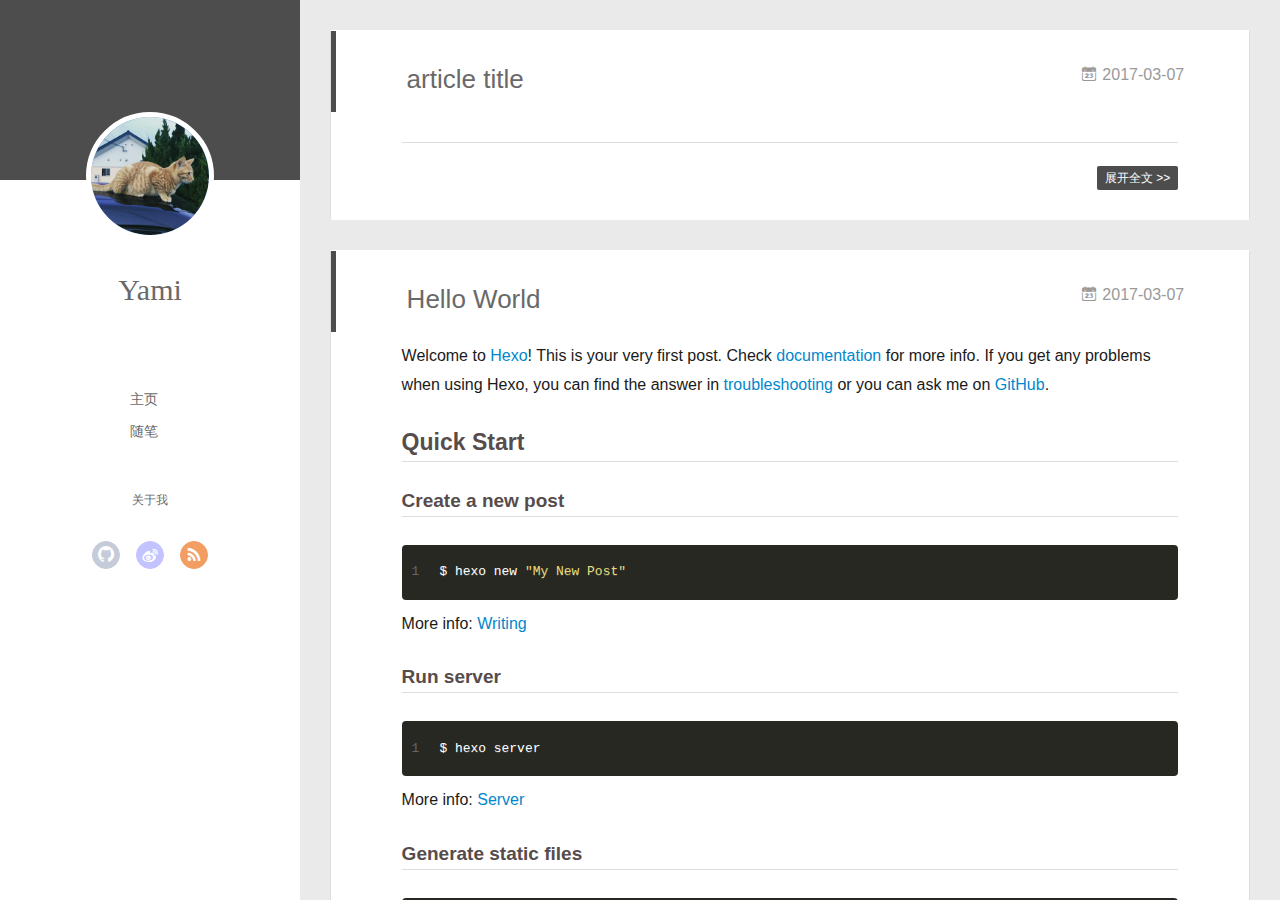
<file: index.html>
<!DOCTYPE html>
<html>
<head>
  <meta charset="utf-8">
  
  <meta name="renderer" content="webkit">
  <meta http-equiv="X-UA-Compatible" content="IE=edge" >
  <link rel="dns-prefetch" href="http://yoursite.com">
  <title>YAMI_BLOG</title>
  <meta name="viewport" content="width=device-width, initial-scale=1, maximum-scale=1">
  <meta property="og:type" content="website">
<meta property="og:title" content="YAMI_BLOG">
<meta property="og:url" content="http://yoursite.com/index.html">
<meta property="og:site_name" content="YAMI_BLOG">
<meta name="twitter:card" content="summary">
<meta name="twitter:title" content="YAMI_BLOG">
  
    <link rel="alternative" href="/atom.xml" title="YAMI_BLOG" type="application/atom+xml">
  
  
    <link rel="icon" href="../../favicon.png">
  
  <link rel="stylesheet" type="text/css" href="/./main.2d7529.css">
  <style type="text/css">
  
    #container.show {
      background: linear-gradient(200deg,#a0cfe4,#e8c37e);
    }
  </style>
  

  

</head>

<body>
  <div id="container" q-class="show:isCtnShow">
    <canvas id="anm-canvas" class="anm-canvas"></canvas>
    <div class="left-col" q-class="show:isShow">
      
<div class="overlay" style="background: #4d4d4d"></div>
<div class="intrude-less">
	<header id="header" class="inner">
		<a href="/" class="profilepic">
			<img src="/img/yami.jpg" class="js-avatar">
		</a>
		<hgroup>
		  <h1 class="header-author"><a href="/">Yami</a></h1>
		</hgroup>
		

		<nav class="header-menu">
			<ul>
			
				<li><a href="/">主页</a></li>
	        
				<li><a href="/">随笔</a></li>
	        
			</ul>
		</nav>
		<nav class="header-smart-menu">
    		
    			
    			<a q-on="click: openSlider(e, 'aboutme')" href="javascript:void(0)">关于我</a>
    			
            
		</nav>
		<nav class="header-nav">
			<div class="social">
				
					<a class="github" target="_blank" href="https://github.com/YamiWithoutMercy/" title="github"><i class="icon-github"></i></a>
		        
					<a class="weibo" target="_blank" href="http://weibo.com/u/3952430802/home" title="weibo"><i class="icon-weibo"></i></a>
		        
					<a class="rss" target="_blank" href="#" title="rss"><i class="icon-rss"></i></a>
		        
			</div>
		</nav>
	</header>		
</div>

    </div>
    <div class="mid-col" q-class="show:isShow,hide:isShow|isFalse">
      
<nav id="mobile-nav">
  	<div class="overlay js-overlay" style="background: #4d4d4d"></div>
	<div class="btnctn js-mobile-btnctn">
  		<div class="slider-trigger list" q-on="click: openSlider(e)"><i class="icon icon-sort"></i></div>
	</div>
	<div class="intrude-less">
		<header id="header" class="inner">
			<div class="profilepic">
				<img src="/img/yami.jpg" class="js-avatar">
			</div>
			<hgroup>
			  <h1 class="header-author js-header-author">Yami</h1>
			</hgroup>
			
			
			
				
			
				
			
			
			
			<nav class="header-nav">
				<div class="social">
					
						<a class="github" target="_blank" href="https://github.com/YamiWithoutMercy/" title="github"><i class="icon-github"></i></a>
			        
						<a class="weibo" target="_blank" href="http://weibo.com/u/3952430802/home" title="weibo"><i class="icon-weibo"></i></a>
			        
						<a class="rss" target="_blank" href="#" title="rss"><i class="icon-rss"></i></a>
			        
				</div>
			</nav>

			<nav class="header-menu js-header-menu">
				<ul style="width: 50%">
				
				
					<li style="width: 50%"><a href="/">主页</a></li>
		        
					<li style="width: 50%"><a href="/">随笔</a></li>
		        
				</ul>
			</nav>
		</header>				
	</div>
	<div class="mobile-mask" style="display:none" q-show="isShow"></div>
</nav>

      <div id="wrapper" class="body-wrap">
        <div class="menu-l">
          <div class="canvas-wrap">
            <canvas data-colors="#eaeaea" data-sectionHeight="100" data-contentId="js-content" id="myCanvas1" class="anm-canvas"></canvas>
          </div>
          <div id="js-content" class="content-ll">
            
  
    <article id="post-article-title" class="article article-type-post  article-index" itemscope itemprop="blogPost">
  <div class="article-inner">
    
      <header class="article-header">
        
  
    <h1 itemprop="name">
      <a class="article-title" href="/2017/03/07/article-title/">article title</a>
    </h1>
  

        
        <a href="/2017/03/07/article-title/" class="archive-article-date">
  	<time datetime="2017-03-07T07:59:24.000Z" itemprop="datePublished"><i class="icon-calendar icon"></i>2017-03-07</time>
</a>
        
      </header>
    
    <div class="article-entry" itemprop="articleBody">
      
        
      

      
    </div>
    <div class="article-info article-info-index">
      
      
      

      
        <p class="article-more-link">
          <a class="article-more-a" href="/2017/03/07/article-title/">展开全文 >></a>
        </p>
      

      
      <div class="clearfix"></div>
    </div>
  </div>
</article>








  
    <article id="post-hello-world" class="article article-type-post  article-index" itemscope itemprop="blogPost">
  <div class="article-inner">
    
      <header class="article-header">
        
  
    <h1 itemprop="name">
      <a class="article-title" href="/2017/03/07/hello-world/">Hello World</a>
    </h1>
  

        
        <a href="/2017/03/07/hello-world/" class="archive-article-date">
  	<time datetime="2017-03-07T07:35:05.600Z" itemprop="datePublished"><i class="icon-calendar icon"></i>2017-03-07</time>
</a>
        
      </header>
    
    <div class="article-entry" itemprop="articleBody">
      
        <p>Welcome to <a href="https://hexo.io/" target="_blank" rel="external">Hexo</a>! This is your very first post. Check <a href="https://hexo.io/docs/" target="_blank" rel="external">documentation</a> for more info. If you get any problems when using Hexo, you can find the answer in <a href="https://hexo.io/docs/troubleshooting.html" target="_blank" rel="external">troubleshooting</a> or you can ask me on <a href="https://github.com/hexojs/hexo/issues" target="_blank" rel="external">GitHub</a>.</p>
<h2 id="Quick-Start"><a href="#Quick-Start" class="headerlink" title="Quick Start"></a>Quick Start</h2><h3 id="Create-a-new-post"><a href="#Create-a-new-post" class="headerlink" title="Create a new post"></a>Create a new post</h3><figure class="highlight bash"><table><tr><td class="gutter"><pre><div class="line">1</div></pre></td><td class="code"><pre><div class="line">$ hexo new <span class="string">"My New Post"</span></div></pre></td></tr></table></figure>
<p>More info: <a href="https://hexo.io/docs/writing.html" target="_blank" rel="external">Writing</a></p>
<h3 id="Run-server"><a href="#Run-server" class="headerlink" title="Run server"></a>Run server</h3><figure class="highlight bash"><table><tr><td class="gutter"><pre><div class="line">1</div></pre></td><td class="code"><pre><div class="line">$ hexo server</div></pre></td></tr></table></figure>
<p>More info: <a href="https://hexo.io/docs/server.html" target="_blank" rel="external">Server</a></p>
<h3 id="Generate-static-files"><a href="#Generate-static-files" class="headerlink" title="Generate static files"></a>Generate static files</h3><figure class="highlight bash"><table><tr><td class="gutter"><pre><div class="line">1</div></pre></td><td class="code"><pre><div class="line">$ hexo generate</div></pre></td></tr></table></figure>
<p>More info: <a href="https://hexo.io/docs/generating.html" target="_blank" rel="external">Generating</a></p>
<h3 id="Deploy-to-remote-sites"><a href="#Deploy-to-remote-sites" class="headerlink" title="Deploy to remote sites"></a>Deploy to remote sites</h3><figure class="highlight bash"><table><tr><td class="gutter"><pre><div class="line">1</div></pre></td><td class="code"><pre><div class="line">$ hexo deploy</div></pre></td></tr></table></figure>
<p>More info: <a href="https://hexo.io/docs/deployment.html" target="_blank" rel="external">Deployment</a></p>

      

      
    </div>
    <div class="article-info article-info-index">
      
      
      

      
        <p class="article-more-link">
          <a class="article-more-a" href="/2017/03/07/hello-world/">展开全文 >></a>
        </p>
      

      
      <div class="clearfix"></div>
    </div>
  </div>
</article>








  
  


          </div>
        </div>
      </div>
      <footer id="footer">
  <div class="outer">
    <div id="footer-info">
    	<div class="footer-left">
    		&copy; 2017 Yami
    	</div>
      	<div class="footer-right">
      		<a href="http://hexo.io/" target="_blank">Hexo</a>  Theme <a href="https://github.com/litten/hexo-theme-yilia" target="_blank">Yilia</a> by Litten
      	</div>
    </div>
  </div>
</footer>
    </div>
    <script>
	var yiliaConfig = {
		mathjax: false,
		isHome: true,
		isPost: false,
		isArchive: false,
		isTag: false,
		isCategory: false,
		open_in_new: true,
		root: "/",
		innerArchive: false,
		showTags: false
	}
</script>

<script>!function(t){function n(r){if(e[r])return e[r].exports;var o=e[r]={exports:{},id:r,loaded:!1};return t[r].call(o.exports,o,o.exports,n),o.loaded=!0,o.exports}var e={};return n.m=t,n.c=e,n.p="./",n(0)}([function(t,n,e){"use strict";function r(t){return t&&t.__esModule?t:{default:t}}function o(t,n){var e=/\/|index.html/g;return t.replace(e,"")===n.replace(e,"")}function i(){for(var t=document.querySelectorAll(".js-header-menu li a"),n=window.location.pathname,e=0,r=t.length;e<r;e++){var i=t[e];o(n,i.getAttribute("href"))&&(0,d.default)(i,"active")}}function u(t){for(var n=t.offsetLeft,e=t.offsetParent;null!==e;)n+=e.offsetLeft,e=e.offsetParent;return n}function f(t){for(var n=t.offsetTop,e=t.offsetParent;null!==e;)n+=e.offsetTop,e=e.offsetParent;return n}function c(t,n,e,r,o){var i=u(t),c=f(t)-n;if(c-e<=o){var a=t.$newDom;a||(a=t.cloneNode(!0),(0,h.default)(t,a),t.$newDom=a,a.style.position="fixed",a.style.top=(e||c)+"px",a.style.left=i+"px",a.style.zIndex=r||2,a.style.width="100%",a.style.color="#fff"),a.style.visibility="visible",t.style.visibility="hidden"}else{t.style.visibility="visible";var s=t.$newDom;s&&(s.style.visibility="hidden")}}function a(){var t=document.querySelector(".js-overlay"),n=document.querySelector(".js-header-menu");c(t,document.body.scrollTop,-63,2,0),c(n,document.body.scrollTop,1,3,0)}function s(){document.querySelector("#container").addEventListener("scroll",function(t){a()}),window.addEventListener("scroll",function(t){a()}),a()}function l(){x.default.versions.mobile&&window.screen.width<800&&(i(),s())}var p=e(71),d=r(p),v=e(72),y=(r(v),e(84)),h=r(y),b=e(69),x=r(b),m=e(75),g=r(m),w=e(70);l(),(0,w.addLoadEvent)(function(){g.default.init()}),t.exports={}},function(t,n){var e=t.exports="undefined"!=typeof window&&window.Math==Math?window:"undefined"!=typeof self&&self.Math==Math?self:Function("return this")();"number"==typeof __g&&(__g=e)},function(t,n){var e={}.hasOwnProperty;t.exports=function(t,n){return e.call(t,n)}},function(t,n,e){var r=e(49),o=e(15);t.exports=function(t){return r(o(t))}},function(t,n,e){t.exports=!e(8)(function(){return 7!=Object.defineProperty({},"a",{get:function(){return 7}}).a})},function(t,n,e){var r=e(6),o=e(12);t.exports=e(4)?function(t,n,e){return r.f(t,n,o(1,e))}:function(t,n,e){return t[n]=e,t}},function(t,n,e){var r=e(10),o=e(30),i=e(24),u=Object.defineProperty;n.f=e(4)?Object.defineProperty:function(t,n,e){if(r(t),n=i(n,!0),r(e),o)try{return u(t,n,e)}catch(t){}if("get"in e||"set"in e)throw TypeError("Accessors not supported!");return"value"in e&&(t[n]=e.value),t}},function(t,n,e){var r=e(22)("wks"),o=e(13),i=e(1).Symbol,u="function"==typeof i,f=t.exports=function(t){return r[t]||(r[t]=u&&i[t]||(u?i:o)("Symbol."+t))};f.store=r},function(t,n){t.exports=function(t){try{return!!t()}catch(t){return!0}}},function(t,n,e){var r=e(35),o=e(16);t.exports=Object.keys||function(t){return r(t,o)}},function(t,n,e){var r=e(11);t.exports=function(t){if(!r(t))throw TypeError(t+" is not an object!");return t}},function(t,n){t.exports=function(t){return"object"==typeof t?null!==t:"function"==typeof t}},function(t,n){t.exports=function(t,n){return{enumerable:!(1&t),configurable:!(2&t),writable:!(4&t),value:n}}},function(t,n){var e=0,r=Math.random();t.exports=function(t){return"Symbol(".concat(void 0===t?"":t,")_",(++e+r).toString(36))}},function(t,n){var e=t.exports={version:"2.4.0"};"number"==typeof __e&&(__e=e)},function(t,n){t.exports=function(t){if(void 0==t)throw TypeError("Can't call method on  "+t);return t}},function(t,n){t.exports="constructor,hasOwnProperty,isPrototypeOf,propertyIsEnumerable,toLocaleString,toString,valueOf".split(",")},function(t,n){t.exports={}},function(t,n){t.exports=!0},function(t,n){n.f={}.propertyIsEnumerable},function(t,n,e){var r=e(6).f,o=e(2),i=e(7)("toStringTag");t.exports=function(t,n,e){t&&!o(t=e?t:t.prototype,i)&&r(t,i,{configurable:!0,value:n})}},function(t,n,e){var r=e(22)("keys"),o=e(13);t.exports=function(t){return r[t]||(r[t]=o(t))}},function(t,n,e){var r=e(1),o="__core-js_shared__",i=r[o]||(r[o]={});t.exports=function(t){return i[t]||(i[t]={})}},function(t,n){var e=Math.ceil,r=Math.floor;t.exports=function(t){return isNaN(t=+t)?0:(t>0?r:e)(t)}},function(t,n,e){var r=e(11);t.exports=function(t,n){if(!r(t))return t;var e,o;if(n&&"function"==typeof(e=t.toString)&&!r(o=e.call(t)))return o;if("function"==typeof(e=t.valueOf)&&!r(o=e.call(t)))return o;if(!n&&"function"==typeof(e=t.toString)&&!r(o=e.call(t)))return o;throw TypeError("Can't convert object to primitive value")}},function(t,n,e){var r=e(1),o=e(14),i=e(18),u=e(26),f=e(6).f;t.exports=function(t){var n=o.Symbol||(o.Symbol=i?{}:r.Symbol||{});"_"==t.charAt(0)||t in n||f(n,t,{value:u.f(t)})}},function(t,n,e){n.f=e(7)},function(t,n,e){var r=e(1),o=e(14),i=e(46),u=e(5),f="prototype",c=function(t,n,e){var a,s,l,p=t&c.F,d=t&c.G,v=t&c.S,y=t&c.P,h=t&c.B,b=t&c.W,x=d?o:o[n]||(o[n]={}),m=x[f],g=d?r:v?r[n]:(r[n]||{})[f];d&&(e=n);for(a in e)s=!p&&g&&void 0!==g[a],s&&a in x||(l=s?g[a]:e[a],x[a]=d&&"function"!=typeof g[a]?e[a]:h&&s?i(l,r):b&&g[a]==l?function(t){var n=function(n,e,r){if(this instanceof t){switch(arguments.length){case 0:return new t;case 1:return new t(n);case 2:return new t(n,e)}return new t(n,e,r)}return t.apply(this,arguments)};return n[f]=t[f],n}(l):y&&"function"==typeof l?i(Function.call,l):l,y&&((x.virtual||(x.virtual={}))[a]=l,t&c.R&&m&&!m[a]&&u(m,a,l)))};c.F=1,c.G=2,c.S=4,c.P=8,c.B=16,c.W=32,c.U=64,c.R=128,t.exports=c},function(t,n){var e={}.toString;t.exports=function(t){return e.call(t).slice(8,-1)}},function(t,n,e){var r=e(11),o=e(1).document,i=r(o)&&r(o.createElement);t.exports=function(t){return i?o.createElement(t):{}}},function(t,n,e){t.exports=!e(4)&&!e(8)(function(){return 7!=Object.defineProperty(e(29)("div"),"a",{get:function(){return 7}}).a})},function(t,n,e){"use strict";var r=e(18),o=e(27),i=e(36),u=e(5),f=e(2),c=e(17),a=e(51),s=e(20),l=e(58),p=e(7)("iterator"),d=!([].keys&&"next"in[].keys()),v="@@iterator",y="keys",h="values",b=function(){return this};t.exports=function(t,n,e,x,m,g,w){a(e,n,x);var O,S,_,j=function(t){if(!d&&t in A)return A[t];switch(t){case y:return function(){return new e(this,t)};case h:return function(){return new e(this,t)}}return function(){return new e(this,t)}},P=n+" Iterator",E=m==h,M=!1,A=t.prototype,T=A[p]||A[v]||m&&A[m],L=T||j(m),N=m?E?j("entries"):L:void 0,C="Array"==n?A.entries||T:T;if(C&&(_=l(C.call(new t)),_!==Object.prototype&&(s(_,P,!0),r||f(_,p)||u(_,p,b))),E&&T&&T.name!==h&&(M=!0,L=function(){return T.call(this)}),r&&!w||!d&&!M&&A[p]||u(A,p,L),c[n]=L,c[P]=b,m)if(O={values:E?L:j(h),keys:g?L:j(y),entries:N},w)for(S in O)S in A||i(A,S,O[S]);else o(o.P+o.F*(d||M),n,O);return O}},function(t,n,e){var r=e(10),o=e(55),i=e(16),u=e(21)("IE_PROTO"),f=function(){},c="prototype",a=function(){var t,n=e(29)("iframe"),r=i.length,o="<",u=">";for(n.style.display="none",e(48).appendChild(n),n.src="javascript:",t=n.contentWindow.document,t.open(),t.write(o+"script"+u+"document.F=Object"+o+"/script"+u),t.close(),a=t.F;r--;)delete a[c][i[r]];return a()};t.exports=Object.create||function(t,n){var e;return null!==t?(f[c]=r(t),e=new f,f[c]=null,e[u]=t):e=a(),void 0===n?e:o(e,n)}},function(t,n,e){var r=e(35),o=e(16).concat("length","prototype");n.f=Object.getOwnPropertyNames||function(t){return r(t,o)}},function(t,n){n.f=Object.getOwnPropertySymbols},function(t,n,e){var r=e(2),o=e(3),i=e(45)(!1),u=e(21)("IE_PROTO");t.exports=function(t,n){var e,f=o(t),c=0,a=[];for(e in f)e!=u&&r(f,e)&&a.push(e);for(;n.length>c;)r(f,e=n[c++])&&(~i(a,e)||a.push(e));return a}},function(t,n,e){t.exports=e(5)},function(t,n,e){var r=e(15);t.exports=function(t){return Object(r(t))}},function(t,n,e){t.exports={default:e(41),__esModule:!0}},function(t,n,e){t.exports={default:e(42),__esModule:!0}},function(t,n,e){"use strict";function r(t){return t&&t.__esModule?t:{default:t}}n.__esModule=!0;var o=e(39),i=r(o),u=e(38),f=r(u),c="function"==typeof f.default&&"symbol"==typeof i.default?function(t){return typeof t}:function(t){return t&&"function"==typeof f.default&&t.constructor===f.default&&t!==f.default.prototype?"symbol":typeof t};n.default="function"==typeof f.default&&"symbol"===c(i.default)?function(t){return"undefined"==typeof t?"undefined":c(t)}:function(t){return t&&"function"==typeof f.default&&t.constructor===f.default&&t!==f.default.prototype?"symbol":"undefined"==typeof t?"undefined":c(t)}},function(t,n,e){e(65),e(63),e(66),e(67),t.exports=e(14).Symbol},function(t,n,e){e(64),e(68),t.exports=e(26).f("iterator")},function(t,n){t.exports=function(t){if("function"!=typeof t)throw TypeError(t+" is not a function!");return t}},function(t,n){t.exports=function(){}},function(t,n,e){var r=e(3),o=e(61),i=e(60);t.exports=function(t){return function(n,e,u){var f,c=r(n),a=o(c.length),s=i(u,a);if(t&&e!=e){for(;a>s;)if(f=c[s++],f!=f)return!0}else for(;a>s;s++)if((t||s in c)&&c[s]===e)return t||s||0;return!t&&-1}}},function(t,n,e){var r=e(43);t.exports=function(t,n,e){if(r(t),void 0===n)return t;switch(e){case 1:return function(e){return t.call(n,e)};case 2:return function(e,r){return t.call(n,e,r)};case 3:return function(e,r,o){return t.call(n,e,r,o)}}return function(){return t.apply(n,arguments)}}},function(t,n,e){var r=e(9),o=e(34),i=e(19);t.exports=function(t){var n=r(t),e=o.f;if(e)for(var u,f=e(t),c=i.f,a=0;f.length>a;)c.call(t,u=f[a++])&&n.push(u);return n}},function(t,n,e){t.exports=e(1).document&&document.documentElement},function(t,n,e){var r=e(28);t.exports=Object("z").propertyIsEnumerable(0)?Object:function(t){return"String"==r(t)?t.split(""):Object(t)}},function(t,n,e){var r=e(28);t.exports=Array.isArray||function(t){return"Array"==r(t)}},function(t,n,e){"use strict";var r=e(32),o=e(12),i=e(20),u={};e(5)(u,e(7)("iterator"),function(){return this}),t.exports=function(t,n,e){t.prototype=r(u,{next:o(1,e)}),i(t,n+" Iterator")}},function(t,n){t.exports=function(t,n){return{value:n,done:!!t}}},function(t,n,e){var r=e(9),o=e(3);t.exports=function(t,n){for(var e,i=o(t),u=r(i),f=u.length,c=0;f>c;)if(i[e=u[c++]]===n)return e}},function(t,n,e){var r=e(13)("meta"),o=e(11),i=e(2),u=e(6).f,f=0,c=Object.isExtensible||function(){return!0},a=!e(8)(function(){return c(Object.preventExtensions({}))}),s=function(t){u(t,r,{value:{i:"O"+ ++f,w:{}}})},l=function(t,n){if(!o(t))return"symbol"==typeof t?t:("string"==typeof t?"S":"P")+t;if(!i(t,r)){if(!c(t))return"F";if(!n)return"E";s(t)}return t[r].i},p=function(t,n){if(!i(t,r)){if(!c(t))return!0;if(!n)return!1;s(t)}return t[r].w},d=function(t){return a&&v.NEED&&c(t)&&!i(t,r)&&s(t),t},v=t.exports={KEY:r,NEED:!1,fastKey:l,getWeak:p,onFreeze:d}},function(t,n,e){var r=e(6),o=e(10),i=e(9);t.exports=e(4)?Object.defineProperties:function(t,n){o(t);for(var e,u=i(n),f=u.length,c=0;f>c;)r.f(t,e=u[c++],n[e]);return t}},function(t,n,e){var r=e(19),o=e(12),i=e(3),u=e(24),f=e(2),c=e(30),a=Object.getOwnPropertyDescriptor;n.f=e(4)?a:function(t,n){if(t=i(t),n=u(n,!0),c)try{return a(t,n)}catch(t){}if(f(t,n))return o(!r.f.call(t,n),t[n])}},function(t,n,e){var r=e(3),o=e(33).f,i={}.toString,u="object"==typeof window&&window&&Object.getOwnPropertyNames?Object.getOwnPropertyNames(window):[],f=function(t){try{return o(t)}catch(t){return u.slice()}};t.exports.f=function(t){return u&&"[object Window]"==i.call(t)?f(t):o(r(t))}},function(t,n,e){var r=e(2),o=e(37),i=e(21)("IE_PROTO"),u=Object.prototype;t.exports=Object.getPrototypeOf||function(t){return t=o(t),r(t,i)?t[i]:"function"==typeof t.constructor&&t instanceof t.constructor?t.constructor.prototype:t instanceof Object?u:null}},function(t,n,e){var r=e(23),o=e(15);t.exports=function(t){return function(n,e){var i,u,f=String(o(n)),c=r(e),a=f.length;return c<0||c>=a?t?"":void 0:(i=f.charCodeAt(c),i<55296||i>56319||c+1===a||(u=f.charCodeAt(c+1))<56320||u>57343?t?f.charAt(c):i:t?f.slice(c,c+2):(i-55296<<10)+(u-56320)+65536)}}},function(t,n,e){var r=e(23),o=Math.max,i=Math.min;t.exports=function(t,n){return t=r(t),t<0?o(t+n,0):i(t,n)}},function(t,n,e){var r=e(23),o=Math.min;t.exports=function(t){return t>0?o(r(t),9007199254740991):0}},function(t,n,e){"use strict";var r=e(44),o=e(52),i=e(17),u=e(3);t.exports=e(31)(Array,"Array",function(t,n){this._t=u(t),this._i=0,this._k=n},function(){var t=this._t,n=this._k,e=this._i++;return!t||e>=t.length?(this._t=void 0,o(1)):"keys"==n?o(0,e):"values"==n?o(0,t[e]):o(0,[e,t[e]])},"values"),i.Arguments=i.Array,r("keys"),r("values"),r("entries")},function(t,n){},function(t,n,e){"use strict";var r=e(59)(!0);e(31)(String,"String",function(t){this._t=String(t),this._i=0},function(){var t,n=this._t,e=this._i;return e>=n.length?{value:void 0,done:!0}:(t=r(n,e),this._i+=t.length,{value:t,done:!1})})},function(t,n,e){"use strict";var r=e(1),o=e(2),i=e(4),u=e(27),f=e(36),c=e(54).KEY,a=e(8),s=e(22),l=e(20),p=e(13),d=e(7),v=e(26),y=e(25),h=e(53),b=e(47),x=e(50),m=e(10),g=e(3),w=e(24),O=e(12),S=e(32),_=e(57),j=e(56),P=e(6),E=e(9),M=j.f,A=P.f,T=_.f,L=r.Symbol,N=r.JSON,C=N&&N.stringify,k="prototype",F=d("_hidden"),q=d("toPrimitive"),I={}.propertyIsEnumerable,B=s("symbol-registry"),D=s("symbols"),W=s("op-symbols"),H=Object[k],K="function"==typeof L,R=r.QObject,J=!R||!R[k]||!R[k].findChild,U=i&&a(function(){return 7!=S(A({},"a",{get:function(){return A(this,"a",{value:7}).a}})).a})?function(t,n,e){var r=M(H,n);r&&delete H[n],A(t,n,e),r&&t!==H&&A(H,n,r)}:A,G=function(t){var n=D[t]=S(L[k]);return n._k=t,n},$=K&&"symbol"==typeof L.iterator?function(t){return"symbol"==typeof t}:function(t){return t instanceof L},z=function(t,n,e){return t===H&&z(W,n,e),m(t),n=w(n,!0),m(e),o(D,n)?(e.enumerable?(o(t,F)&&t[F][n]&&(t[F][n]=!1),e=S(e,{enumerable:O(0,!1)})):(o(t,F)||A(t,F,O(1,{})),t[F][n]=!0),U(t,n,e)):A(t,n,e)},Y=function(t,n){m(t);for(var e,r=b(n=g(n)),o=0,i=r.length;i>o;)z(t,e=r[o++],n[e]);return t},Q=function(t,n){return void 0===n?S(t):Y(S(t),n)},X=function(t){var n=I.call(this,t=w(t,!0));return!(this===H&&o(D,t)&&!o(W,t))&&(!(n||!o(this,t)||!o(D,t)||o(this,F)&&this[F][t])||n)},V=function(t,n){if(t=g(t),n=w(n,!0),t!==H||!o(D,n)||o(W,n)){var e=M(t,n);return!e||!o(D,n)||o(t,F)&&t[F][n]||(e.enumerable=!0),e}},Z=function(t){for(var n,e=T(g(t)),r=[],i=0;e.length>i;)o(D,n=e[i++])||n==F||n==c||r.push(n);return r},tt=function(t){for(var n,e=t===H,r=T(e?W:g(t)),i=[],u=0;r.length>u;)!o(D,n=r[u++])||e&&!o(H,n)||i.push(D[n]);return i};K||(L=function(){if(this instanceof L)throw TypeError("Symbol is not a constructor!");var t=p(arguments.length>0?arguments[0]:void 0),n=function(e){this===H&&n.call(W,e),o(this,F)&&o(this[F],t)&&(this[F][t]=!1),U(this,t,O(1,e))};return i&&J&&U(H,t,{configurable:!0,set:n}),G(t)},f(L[k],"toString",function(){return this._k}),j.f=V,P.f=z,e(33).f=_.f=Z,e(19).f=X,e(34).f=tt,i&&!e(18)&&f(H,"propertyIsEnumerable",X,!0),v.f=function(t){return G(d(t))}),u(u.G+u.W+u.F*!K,{Symbol:L});for(var nt="hasInstance,isConcatSpreadable,iterator,match,replace,search,species,split,toPrimitive,toStringTag,unscopables".split(","),et=0;nt.length>et;)d(nt[et++]);for(var nt=E(d.store),et=0;nt.length>et;)y(nt[et++]);u(u.S+u.F*!K,"Symbol",{for:function(t){return o(B,t+="")?B[t]:B[t]=L(t)},keyFor:function(t){if($(t))return h(B,t);throw TypeError(t+" is not a symbol!")},useSetter:function(){J=!0},useSimple:function(){J=!1}}),u(u.S+u.F*!K,"Object",{create:Q,defineProperty:z,defineProperties:Y,getOwnPropertyDescriptor:V,getOwnPropertyNames:Z,getOwnPropertySymbols:tt}),N&&u(u.S+u.F*(!K||a(function(){var t=L();return"[null]"!=C([t])||"{}"!=C({a:t})||"{}"!=C(Object(t))})),"JSON",{stringify:function(t){if(void 0!==t&&!$(t)){for(var n,e,r=[t],o=1;arguments.length>o;)r.push(arguments[o++]);return n=r[1],"function"==typeof n&&(e=n),!e&&x(n)||(n=function(t,n){if(e&&(n=e.call(this,t,n)),!$(n))return n}),r[1]=n,C.apply(N,r)}}}),L[k][q]||e(5)(L[k],q,L[k].valueOf),l(L,"Symbol"),l(Math,"Math",!0),l(r.JSON,"JSON",!0)},function(t,n,e){e(25)("asyncIterator")},function(t,n,e){e(25)("observable")},function(t,n,e){e(62);for(var r=e(1),o=e(5),i=e(17),u=e(7)("toStringTag"),f=["NodeList","DOMTokenList","MediaList","StyleSheetList","CSSRuleList"],c=0;c<5;c++){var a=f[c],s=r[a],l=s&&s.prototype;l&&!l[u]&&o(l,u,a),i[a]=i.Array}},function(t,n){"use strict";var e={versions:function(){var t=window.navigator.userAgent;return{trident:t.indexOf("Trident")>-1,presto:t.indexOf("Presto")>-1,webKit:t.indexOf("AppleWebKit")>-1,gecko:t.indexOf("Gecko")>-1&&t.indexOf("KHTML")==-1,mobile:!!t.match(/AppleWebKit.*Mobile.*/),ios:!!t.match(/\(i[^;]+;( U;)? CPU.+Mac OS X/),android:t.indexOf("Android")>-1||t.indexOf("Linux")>-1,iPhone:t.indexOf("iPhone")>-1||t.indexOf("Mac")>-1,iPad:t.indexOf("iPad")>-1,webApp:t.indexOf("Safari")==-1,weixin:t.indexOf("MicroMessenger")==-1}}()};t.exports=e},function(t,n,e){"use strict";function r(t){return t&&t.__esModule?t:{default:t}}var o=e(40),i=r(o),u=function(){function t(t,n,e){return n||e?String.fromCharCode(n||e):o[t]||t}function n(t){return l[t]}var e=/&quot;|&lt;|&gt;|&amp;|&nbsp;|&apos;|&#(\d+);|&#(\d+)/g,r=/['<> "&]/g,o={"&quot;":'"',"&lt;":"<","&gt;":">","&amp;":"&","&nbsp;":" "},f=/\u00a0/g,c=/<br\s*\/?>/gi,a=/\r?\n/g,s=/\s/g,l={};for(var p in o)l[o[p]]=p;return o["&apos;"]="'",l["'"]="&#39;",{encode:function(t){return t?(""+t).replace(r,n).replace(a,"<br/>").replace(s,"&nbsp;"):""},decode:function(n){return n?(""+n).replace(c,"\n").replace(e,t).replace(f," "):""},encodeBase16:function(t){if(!t)return t;t+="";for(var n=[],e=0,r=t.length;r>e;e++)n.push(t.charCodeAt(e).toString(16).toUpperCase());return n.join("")},encodeBase16forJSON:function(t){if(!t)return t;t=t.replace(/[\u4E00-\u9FBF]/gi,function(t){return escape(t).replace("%u","\\u")});for(var n=[],e=0,r=t.length;r>e;e++)n.push(t.charCodeAt(e).toString(16).toUpperCase());return n.join("")},decodeBase16:function(t){if(!t)return t;t+="";for(var n=[],e=0,r=t.length;r>e;e+=2)n.push(String.fromCharCode("0x"+t.slice(e,e+2)));return n.join("")},encodeObject:function(t){if(t instanceof Array)for(var n=0,e=t.length;e>n;n++)t[n]=u.encodeObject(t[n]);else if("object"==("undefined"==typeof t?"undefined":(0,i.default)(t)))for(var r in t)t[r]=u.encodeObject(t[r]);else if("string"==typeof t)return u.encode(t);return t},loadScript:function(t){var n=document.createElement("script");document.getElementsByTagName("body")[0].appendChild(n),n.setAttribute("src",t)},addLoadEvent:function(t){var n=window.onload;"function"!=typeof window.onload?window.onload=t:window.onload=function(){n(),t()}}}}();t.exports=u},function(t,n){function e(t,n){t.classList?t.classList.add(n):t.className+=" "+n}t.exports=e},function(t,n){function e(t,n){if(t.classList)t.classList.remove(n);else{var e=new RegExp("(^|\\b)"+n.split(" ").join("|")+"(\\b|$)","gi");t.className=t.className.replace(e," ")}}t.exports=e},,,function(t,n){"use strict";function e(){var t=document.querySelector("#page-nav");if(t&&!document.querySelector("#page-nav .extend.prev")&&(t.innerHTML='<a class="extend prev disabled" rel="prev">&laquo; Prev</a>'+t.innerHTML),t&&!document.querySelector("#page-nav .extend.next")&&(t.innerHTML=t.innerHTML+'<a class="extend next disabled" rel="next">Next &raquo;</a>'),yiliaConfig&&yiliaConfig.open_in_new){var n=document.querySelectorAll(".article-entry a:not(.article-more-a)");n.forEach(function(t){t.setAttribute("target","_blank")})}var e=document.querySelector("#js-aboutme");e&&0!==e.length&&(e.innerHTML=e.innerText)}t.exports={init:e}},,,,,,,,,function(t,n){function e(t,n){if("string"==typeof n)return t.insertAdjacentHTML("afterend",n);var e=t.nextSibling;return e?t.parentNode.insertBefore(n,e):t.parentNode.appendChild(n)}t.exports=e}])</script><script src="/./main.2d7529.js"></script><script>!function(){var e=function(e){var t=document.createElement("script");document.getElementsByTagName("body")[0].appendChild(t),t.setAttribute("src",e)};e("/slider.885efe.js")}()</script>


    
<div class="tools-col" q-class="show:isShow,hide:isShow|isFalse" q-on="click:stop(e)">
  <div class="tools-nav header-menu">
    
    
      
      
      
    
    

    <ul style="width: 70%">
    
    
      
      <li style="width: 100%" q-on="click: openSlider(e, 'aboutme')"><a href="javascript:void(0)" q-class="active:aboutme">关于我</a></li>
      
        
    </ul>
  </div>
  <div class="tools-wrap">
    

    

    
    	<section class="tools-section tools-section-me" q-show="aboutme">
  	  	
  	  		<div class="aboutme-wrap" id="js-aboutme">I AM YAMI!</div>
  	  	
    	</section>
    
  </div>
  
</div>
    <!-- Root element of PhotoSwipe. Must have class pswp. -->
<div class="pswp" tabindex="-1" role="dialog" aria-hidden="true">

    <!-- Background of PhotoSwipe. 
         It's a separate element as animating opacity is faster than rgba(). -->
    <div class="pswp__bg"></div>

    <!-- Slides wrapper with overflow:hidden. -->
    <div class="pswp__scroll-wrap">

        <!-- Container that holds slides. 
            PhotoSwipe keeps only 3 of them in the DOM to save memory.
            Don't modify these 3 pswp__item elements, data is added later on. -->
        <div class="pswp__container">
            <div class="pswp__item"></div>
            <div class="pswp__item"></div>
            <div class="pswp__item"></div>
        </div>

        <!-- Default (PhotoSwipeUI_Default) interface on top of sliding area. Can be changed. -->
        <div class="pswp__ui pswp__ui--hidden">

            <div class="pswp__top-bar">

                <!--  Controls are self-explanatory. Order can be changed. -->

                <div class="pswp__counter"></div>

                <button class="pswp__button pswp__button--close" title="Close (Esc)"></button>

                <button class="pswp__button pswp__button--share" style="display:none" title="Share"></button>

                <button class="pswp__button pswp__button--fs" title="Toggle fullscreen"></button>

                <button class="pswp__button pswp__button--zoom" title="Zoom in/out"></button>

                <!-- Preloader demo http://codepen.io/dimsemenov/pen/yyBWoR -->
                <!-- element will get class pswp__preloader--active when preloader is running -->
                <div class="pswp__preloader">
                    <div class="pswp__preloader__icn">
                      <div class="pswp__preloader__cut">
                        <div class="pswp__preloader__donut"></div>
                      </div>
                    </div>
                </div>
            </div>

            <div class="pswp__share-modal pswp__share-modal--hidden pswp__single-tap">
                <div class="pswp__share-tooltip"></div> 
            </div>

            <button class="pswp__button pswp__button--arrow--left" title="Previous (arrow left)">
            </button>

            <button class="pswp__button pswp__button--arrow--right" title="Next (arrow right)">
            </button>

            <div class="pswp__caption">
                <div class="pswp__caption__center"></div>
            </div>

        </div>

    </div>

</div>
  </div>
</body>
</html>
</file>
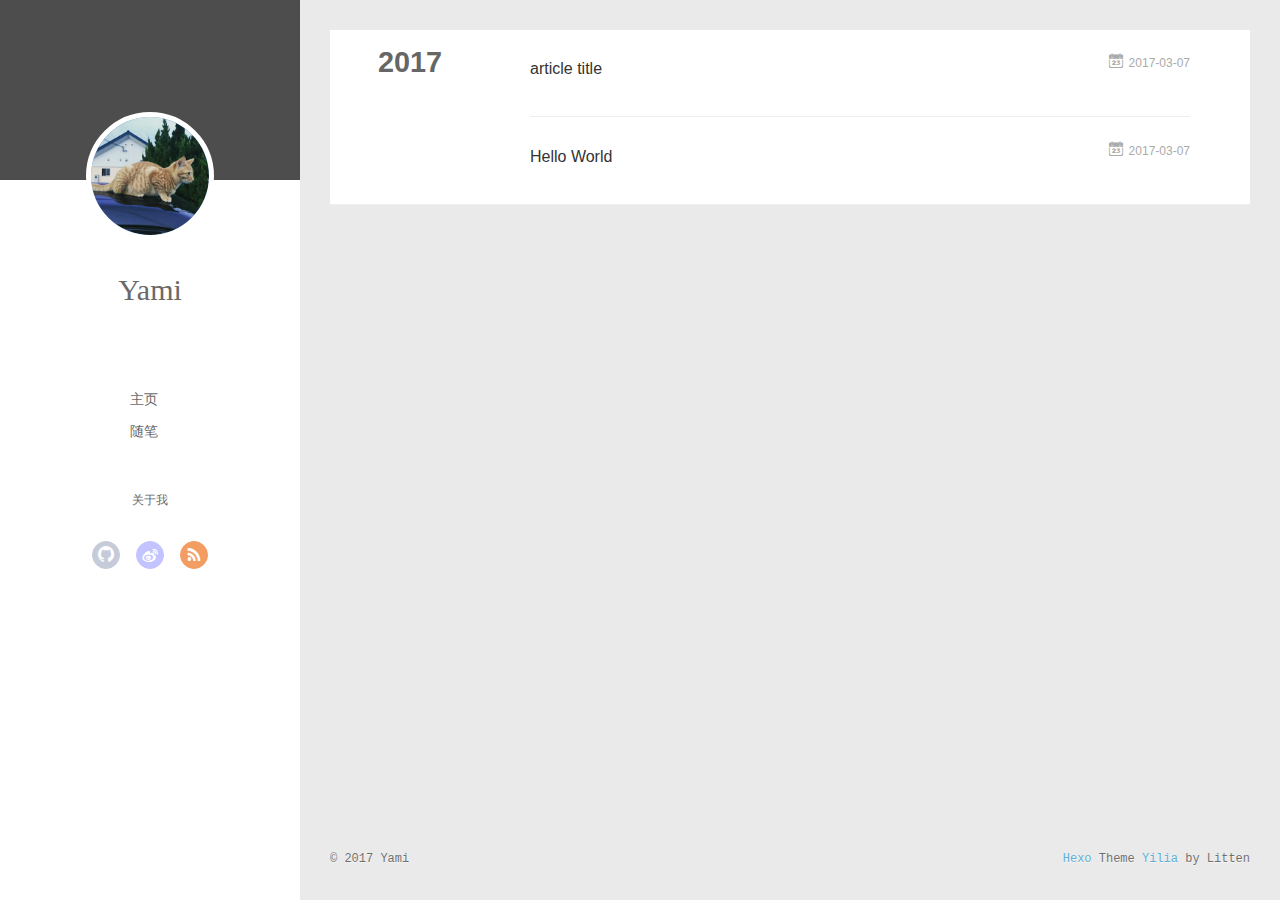
<file: archives/index.html>
<!DOCTYPE html>
<html>
<head>
  <meta charset="utf-8">
  
  <meta name="renderer" content="webkit">
  <meta http-equiv="X-UA-Compatible" content="IE=edge" >
  <link rel="dns-prefetch" href="http://yoursite.com">
  <title>Archives | YAMI_BLOG</title>
  <meta name="viewport" content="width=device-width, initial-scale=1, maximum-scale=1">
  <meta property="og:type" content="website">
<meta property="og:title" content="YAMI_BLOG">
<meta property="og:url" content="http://yoursite.com/archives/index.html">
<meta property="og:site_name" content="YAMI_BLOG">
<meta name="twitter:card" content="summary">
<meta name="twitter:title" content="YAMI_BLOG">
  
    <link rel="alternative" href="/atom.xml" title="YAMI_BLOG" type="application/atom+xml">
  
  
    <link rel="icon" href="../../favicon.png">
  
  <link rel="stylesheet" type="text/css" href="/./main.2d7529.css">
  <style type="text/css">
  
    #container.show {
      background: linear-gradient(200deg,#a0cfe4,#e8c37e);
    }
  </style>
  

  

</head>

<body>
  <div id="container" q-class="show:isCtnShow">
    <canvas id="anm-canvas" class="anm-canvas"></canvas>
    <div class="left-col" q-class="show:isShow">
      
<div class="overlay" style="background: #4d4d4d"></div>
<div class="intrude-less">
	<header id="header" class="inner">
		<a href="/" class="profilepic">
			<img src="/img/yami.jpg" class="js-avatar">
		</a>
		<hgroup>
		  <h1 class="header-author"><a href="/">Yami</a></h1>
		</hgroup>
		

		<nav class="header-menu">
			<ul>
			
				<li><a href="/">主页</a></li>
	        
				<li><a href="/">随笔</a></li>
	        
			</ul>
		</nav>
		<nav class="header-smart-menu">
    		
    			
    			<a q-on="click: openSlider(e, 'aboutme')" href="javascript:void(0)">关于我</a>
    			
            
		</nav>
		<nav class="header-nav">
			<div class="social">
				
					<a class="github" target="_blank" href="https://github.com/YamiWithoutMercy/" title="github"><i class="icon-github"></i></a>
		        
					<a class="weibo" target="_blank" href="http://weibo.com/u/3952430802/home" title="weibo"><i class="icon-weibo"></i></a>
		        
					<a class="rss" target="_blank" href="#" title="rss"><i class="icon-rss"></i></a>
		        
			</div>
		</nav>
	</header>		
</div>

    </div>
    <div class="mid-col" q-class="show:isShow,hide:isShow|isFalse">
      
<nav id="mobile-nav">
  	<div class="overlay js-overlay" style="background: #4d4d4d"></div>
	<div class="btnctn js-mobile-btnctn">
  		<div class="slider-trigger list" q-on="click: openSlider(e)"><i class="icon icon-sort"></i></div>
	</div>
	<div class="intrude-less">
		<header id="header" class="inner">
			<div class="profilepic">
				<img src="/img/yami.jpg" class="js-avatar">
			</div>
			<hgroup>
			  <h1 class="header-author js-header-author">Yami</h1>
			</hgroup>
			
			
			
				
			
				
			
			
			
			<nav class="header-nav">
				<div class="social">
					
						<a class="github" target="_blank" href="https://github.com/YamiWithoutMercy/" title="github"><i class="icon-github"></i></a>
			        
						<a class="weibo" target="_blank" href="http://weibo.com/u/3952430802/home" title="weibo"><i class="icon-weibo"></i></a>
			        
						<a class="rss" target="_blank" href="#" title="rss"><i class="icon-rss"></i></a>
			        
				</div>
			</nav>

			<nav class="header-menu js-header-menu">
				<ul style="width: 50%">
				
				
					<li style="width: 50%"><a href="/">主页</a></li>
		        
					<li style="width: 50%"><a href="/">随笔</a></li>
		        
				</ul>
			</nav>
		</header>				
	</div>
	<div class="mobile-mask" style="display:none" q-show="isShow"></div>
</nav>

      <div id="wrapper" class="body-wrap">
        <div class="menu-l">
          <div class="canvas-wrap">
            <canvas data-colors="#eaeaea" data-sectionHeight="100" data-contentId="js-content" id="myCanvas1" class="anm-canvas"></canvas>
          </div>
          <div id="js-content" class="content-ll">
            
  
  
    
    
      
      
      <section class="archives-wrap">
        <div class="archive-year-wrap">
          <a href="/archives/2017" class="archive-year">2017</a>
        </div>
        <div class="archives">
    
    <article class="archive-article archive-type-post">
  <div class="archive-article-inner">
    <header class="archive-article-header">
      	<div class="article-meta">
	      	<a href="/2017/03/07/article-title/" class="archive-article-date">
  	<time datetime="2017-03-07T07:59:24.000Z" itemprop="datePublished"><i class="icon-calendar icon"></i>2017-03-07</time>
</a>
        </div>
    	 
  
    <h1 itemprop="name">
      <a class="archive-article-title" href="/2017/03/07/article-title/">article title</a>
    </h1>
  

        <div class="article-info info-on-right">
          
          

        </div>
        <div class="clearfix"></div>
    </header>
  </div>
</article>
  
    
    
    <article class="archive-article archive-type-post">
  <div class="archive-article-inner">
    <header class="archive-article-header">
      	<div class="article-meta">
	      	<a href="/2017/03/07/hello-world/" class="archive-article-date">
  	<time datetime="2017-03-07T07:35:05.600Z" itemprop="datePublished"><i class="icon-calendar icon"></i>2017-03-07</time>
</a>
        </div>
    	 
  
    <h1 itemprop="name">
      <a class="archive-article-title" href="/2017/03/07/hello-world/">Hello World</a>
    </h1>
  

        <div class="article-info info-on-right">
          
          

        </div>
        <div class="clearfix"></div>
    </header>
  </div>
</article>
  
  
    </div></section>
  

    


          </div>
        </div>
      </div>
      <footer id="footer">
  <div class="outer">
    <div id="footer-info">
    	<div class="footer-left">
    		&copy; 2017 Yami
    	</div>
      	<div class="footer-right">
      		<a href="http://hexo.io/" target="_blank">Hexo</a>  Theme <a href="https://github.com/litten/hexo-theme-yilia" target="_blank">Yilia</a> by Litten
      	</div>
    </div>
  </div>
</footer>
    </div>
    <script>
	var yiliaConfig = {
		mathjax: false,
		isHome: false,
		isPost: false,
		isArchive: true,
		isTag: false,
		isCategory: false,
		open_in_new: true,
		root: "/",
		innerArchive: false,
		showTags: false
	}
</script>

<script>!function(t){function n(r){if(e[r])return e[r].exports;var o=e[r]={exports:{},id:r,loaded:!1};return t[r].call(o.exports,o,o.exports,n),o.loaded=!0,o.exports}var e={};return n.m=t,n.c=e,n.p="./",n(0)}([function(t,n,e){"use strict";function r(t){return t&&t.__esModule?t:{default:t}}function o(t,n){var e=/\/|index.html/g;return t.replace(e,"")===n.replace(e,"")}function i(){for(var t=document.querySelectorAll(".js-header-menu li a"),n=window.location.pathname,e=0,r=t.length;e<r;e++){var i=t[e];o(n,i.getAttribute("href"))&&(0,d.default)(i,"active")}}function u(t){for(var n=t.offsetLeft,e=t.offsetParent;null!==e;)n+=e.offsetLeft,e=e.offsetParent;return n}function f(t){for(var n=t.offsetTop,e=t.offsetParent;null!==e;)n+=e.offsetTop,e=e.offsetParent;return n}function c(t,n,e,r,o){var i=u(t),c=f(t)-n;if(c-e<=o){var a=t.$newDom;a||(a=t.cloneNode(!0),(0,h.default)(t,a),t.$newDom=a,a.style.position="fixed",a.style.top=(e||c)+"px",a.style.left=i+"px",a.style.zIndex=r||2,a.style.width="100%",a.style.color="#fff"),a.style.visibility="visible",t.style.visibility="hidden"}else{t.style.visibility="visible";var s=t.$newDom;s&&(s.style.visibility="hidden")}}function a(){var t=document.querySelector(".js-overlay"),n=document.querySelector(".js-header-menu");c(t,document.body.scrollTop,-63,2,0),c(n,document.body.scrollTop,1,3,0)}function s(){document.querySelector("#container").addEventListener("scroll",function(t){a()}),window.addEventListener("scroll",function(t){a()}),a()}function l(){x.default.versions.mobile&&window.screen.width<800&&(i(),s())}var p=e(71),d=r(p),v=e(72),y=(r(v),e(84)),h=r(y),b=e(69),x=r(b),m=e(75),g=r(m),w=e(70);l(),(0,w.addLoadEvent)(function(){g.default.init()}),t.exports={}},function(t,n){var e=t.exports="undefined"!=typeof window&&window.Math==Math?window:"undefined"!=typeof self&&self.Math==Math?self:Function("return this")();"number"==typeof __g&&(__g=e)},function(t,n){var e={}.hasOwnProperty;t.exports=function(t,n){return e.call(t,n)}},function(t,n,e){var r=e(49),o=e(15);t.exports=function(t){return r(o(t))}},function(t,n,e){t.exports=!e(8)(function(){return 7!=Object.defineProperty({},"a",{get:function(){return 7}}).a})},function(t,n,e){var r=e(6),o=e(12);t.exports=e(4)?function(t,n,e){return r.f(t,n,o(1,e))}:function(t,n,e){return t[n]=e,t}},function(t,n,e){var r=e(10),o=e(30),i=e(24),u=Object.defineProperty;n.f=e(4)?Object.defineProperty:function(t,n,e){if(r(t),n=i(n,!0),r(e),o)try{return u(t,n,e)}catch(t){}if("get"in e||"set"in e)throw TypeError("Accessors not supported!");return"value"in e&&(t[n]=e.value),t}},function(t,n,e){var r=e(22)("wks"),o=e(13),i=e(1).Symbol,u="function"==typeof i,f=t.exports=function(t){return r[t]||(r[t]=u&&i[t]||(u?i:o)("Symbol."+t))};f.store=r},function(t,n){t.exports=function(t){try{return!!t()}catch(t){return!0}}},function(t,n,e){var r=e(35),o=e(16);t.exports=Object.keys||function(t){return r(t,o)}},function(t,n,e){var r=e(11);t.exports=function(t){if(!r(t))throw TypeError(t+" is not an object!");return t}},function(t,n){t.exports=function(t){return"object"==typeof t?null!==t:"function"==typeof t}},function(t,n){t.exports=function(t,n){return{enumerable:!(1&t),configurable:!(2&t),writable:!(4&t),value:n}}},function(t,n){var e=0,r=Math.random();t.exports=function(t){return"Symbol(".concat(void 0===t?"":t,")_",(++e+r).toString(36))}},function(t,n){var e=t.exports={version:"2.4.0"};"number"==typeof __e&&(__e=e)},function(t,n){t.exports=function(t){if(void 0==t)throw TypeError("Can't call method on  "+t);return t}},function(t,n){t.exports="constructor,hasOwnProperty,isPrototypeOf,propertyIsEnumerable,toLocaleString,toString,valueOf".split(",")},function(t,n){t.exports={}},function(t,n){t.exports=!0},function(t,n){n.f={}.propertyIsEnumerable},function(t,n,e){var r=e(6).f,o=e(2),i=e(7)("toStringTag");t.exports=function(t,n,e){t&&!o(t=e?t:t.prototype,i)&&r(t,i,{configurable:!0,value:n})}},function(t,n,e){var r=e(22)("keys"),o=e(13);t.exports=function(t){return r[t]||(r[t]=o(t))}},function(t,n,e){var r=e(1),o="__core-js_shared__",i=r[o]||(r[o]={});t.exports=function(t){return i[t]||(i[t]={})}},function(t,n){var e=Math.ceil,r=Math.floor;t.exports=function(t){return isNaN(t=+t)?0:(t>0?r:e)(t)}},function(t,n,e){var r=e(11);t.exports=function(t,n){if(!r(t))return t;var e,o;if(n&&"function"==typeof(e=t.toString)&&!r(o=e.call(t)))return o;if("function"==typeof(e=t.valueOf)&&!r(o=e.call(t)))return o;if(!n&&"function"==typeof(e=t.toString)&&!r(o=e.call(t)))return o;throw TypeError("Can't convert object to primitive value")}},function(t,n,e){var r=e(1),o=e(14),i=e(18),u=e(26),f=e(6).f;t.exports=function(t){var n=o.Symbol||(o.Symbol=i?{}:r.Symbol||{});"_"==t.charAt(0)||t in n||f(n,t,{value:u.f(t)})}},function(t,n,e){n.f=e(7)},function(t,n,e){var r=e(1),o=e(14),i=e(46),u=e(5),f="prototype",c=function(t,n,e){var a,s,l,p=t&c.F,d=t&c.G,v=t&c.S,y=t&c.P,h=t&c.B,b=t&c.W,x=d?o:o[n]||(o[n]={}),m=x[f],g=d?r:v?r[n]:(r[n]||{})[f];d&&(e=n);for(a in e)s=!p&&g&&void 0!==g[a],s&&a in x||(l=s?g[a]:e[a],x[a]=d&&"function"!=typeof g[a]?e[a]:h&&s?i(l,r):b&&g[a]==l?function(t){var n=function(n,e,r){if(this instanceof t){switch(arguments.length){case 0:return new t;case 1:return new t(n);case 2:return new t(n,e)}return new t(n,e,r)}return t.apply(this,arguments)};return n[f]=t[f],n}(l):y&&"function"==typeof l?i(Function.call,l):l,y&&((x.virtual||(x.virtual={}))[a]=l,t&c.R&&m&&!m[a]&&u(m,a,l)))};c.F=1,c.G=2,c.S=4,c.P=8,c.B=16,c.W=32,c.U=64,c.R=128,t.exports=c},function(t,n){var e={}.toString;t.exports=function(t){return e.call(t).slice(8,-1)}},function(t,n,e){var r=e(11),o=e(1).document,i=r(o)&&r(o.createElement);t.exports=function(t){return i?o.createElement(t):{}}},function(t,n,e){t.exports=!e(4)&&!e(8)(function(){return 7!=Object.defineProperty(e(29)("div"),"a",{get:function(){return 7}}).a})},function(t,n,e){"use strict";var r=e(18),o=e(27),i=e(36),u=e(5),f=e(2),c=e(17),a=e(51),s=e(20),l=e(58),p=e(7)("iterator"),d=!([].keys&&"next"in[].keys()),v="@@iterator",y="keys",h="values",b=function(){return this};t.exports=function(t,n,e,x,m,g,w){a(e,n,x);var O,S,_,j=function(t){if(!d&&t in A)return A[t];switch(t){case y:return function(){return new e(this,t)};case h:return function(){return new e(this,t)}}return function(){return new e(this,t)}},P=n+" Iterator",E=m==h,M=!1,A=t.prototype,T=A[p]||A[v]||m&&A[m],L=T||j(m),N=m?E?j("entries"):L:void 0,C="Array"==n?A.entries||T:T;if(C&&(_=l(C.call(new t)),_!==Object.prototype&&(s(_,P,!0),r||f(_,p)||u(_,p,b))),E&&T&&T.name!==h&&(M=!0,L=function(){return T.call(this)}),r&&!w||!d&&!M&&A[p]||u(A,p,L),c[n]=L,c[P]=b,m)if(O={values:E?L:j(h),keys:g?L:j(y),entries:N},w)for(S in O)S in A||i(A,S,O[S]);else o(o.P+o.F*(d||M),n,O);return O}},function(t,n,e){var r=e(10),o=e(55),i=e(16),u=e(21)("IE_PROTO"),f=function(){},c="prototype",a=function(){var t,n=e(29)("iframe"),r=i.length,o="<",u=">";for(n.style.display="none",e(48).appendChild(n),n.src="javascript:",t=n.contentWindow.document,t.open(),t.write(o+"script"+u+"document.F=Object"+o+"/script"+u),t.close(),a=t.F;r--;)delete a[c][i[r]];return a()};t.exports=Object.create||function(t,n){var e;return null!==t?(f[c]=r(t),e=new f,f[c]=null,e[u]=t):e=a(),void 0===n?e:o(e,n)}},function(t,n,e){var r=e(35),o=e(16).concat("length","prototype");n.f=Object.getOwnPropertyNames||function(t){return r(t,o)}},function(t,n){n.f=Object.getOwnPropertySymbols},function(t,n,e){var r=e(2),o=e(3),i=e(45)(!1),u=e(21)("IE_PROTO");t.exports=function(t,n){var e,f=o(t),c=0,a=[];for(e in f)e!=u&&r(f,e)&&a.push(e);for(;n.length>c;)r(f,e=n[c++])&&(~i(a,e)||a.push(e));return a}},function(t,n,e){t.exports=e(5)},function(t,n,e){var r=e(15);t.exports=function(t){return Object(r(t))}},function(t,n,e){t.exports={default:e(41),__esModule:!0}},function(t,n,e){t.exports={default:e(42),__esModule:!0}},function(t,n,e){"use strict";function r(t){return t&&t.__esModule?t:{default:t}}n.__esModule=!0;var o=e(39),i=r(o),u=e(38),f=r(u),c="function"==typeof f.default&&"symbol"==typeof i.default?function(t){return typeof t}:function(t){return t&&"function"==typeof f.default&&t.constructor===f.default&&t!==f.default.prototype?"symbol":typeof t};n.default="function"==typeof f.default&&"symbol"===c(i.default)?function(t){return"undefined"==typeof t?"undefined":c(t)}:function(t){return t&&"function"==typeof f.default&&t.constructor===f.default&&t!==f.default.prototype?"symbol":"undefined"==typeof t?"undefined":c(t)}},function(t,n,e){e(65),e(63),e(66),e(67),t.exports=e(14).Symbol},function(t,n,e){e(64),e(68),t.exports=e(26).f("iterator")},function(t,n){t.exports=function(t){if("function"!=typeof t)throw TypeError(t+" is not a function!");return t}},function(t,n){t.exports=function(){}},function(t,n,e){var r=e(3),o=e(61),i=e(60);t.exports=function(t){return function(n,e,u){var f,c=r(n),a=o(c.length),s=i(u,a);if(t&&e!=e){for(;a>s;)if(f=c[s++],f!=f)return!0}else for(;a>s;s++)if((t||s in c)&&c[s]===e)return t||s||0;return!t&&-1}}},function(t,n,e){var r=e(43);t.exports=function(t,n,e){if(r(t),void 0===n)return t;switch(e){case 1:return function(e){return t.call(n,e)};case 2:return function(e,r){return t.call(n,e,r)};case 3:return function(e,r,o){return t.call(n,e,r,o)}}return function(){return t.apply(n,arguments)}}},function(t,n,e){var r=e(9),o=e(34),i=e(19);t.exports=function(t){var n=r(t),e=o.f;if(e)for(var u,f=e(t),c=i.f,a=0;f.length>a;)c.call(t,u=f[a++])&&n.push(u);return n}},function(t,n,e){t.exports=e(1).document&&document.documentElement},function(t,n,e){var r=e(28);t.exports=Object("z").propertyIsEnumerable(0)?Object:function(t){return"String"==r(t)?t.split(""):Object(t)}},function(t,n,e){var r=e(28);t.exports=Array.isArray||function(t){return"Array"==r(t)}},function(t,n,e){"use strict";var r=e(32),o=e(12),i=e(20),u={};e(5)(u,e(7)("iterator"),function(){return this}),t.exports=function(t,n,e){t.prototype=r(u,{next:o(1,e)}),i(t,n+" Iterator")}},function(t,n){t.exports=function(t,n){return{value:n,done:!!t}}},function(t,n,e){var r=e(9),o=e(3);t.exports=function(t,n){for(var e,i=o(t),u=r(i),f=u.length,c=0;f>c;)if(i[e=u[c++]]===n)return e}},function(t,n,e){var r=e(13)("meta"),o=e(11),i=e(2),u=e(6).f,f=0,c=Object.isExtensible||function(){return!0},a=!e(8)(function(){return c(Object.preventExtensions({}))}),s=function(t){u(t,r,{value:{i:"O"+ ++f,w:{}}})},l=function(t,n){if(!o(t))return"symbol"==typeof t?t:("string"==typeof t?"S":"P")+t;if(!i(t,r)){if(!c(t))return"F";if(!n)return"E";s(t)}return t[r].i},p=function(t,n){if(!i(t,r)){if(!c(t))return!0;if(!n)return!1;s(t)}return t[r].w},d=function(t){return a&&v.NEED&&c(t)&&!i(t,r)&&s(t),t},v=t.exports={KEY:r,NEED:!1,fastKey:l,getWeak:p,onFreeze:d}},function(t,n,e){var r=e(6),o=e(10),i=e(9);t.exports=e(4)?Object.defineProperties:function(t,n){o(t);for(var e,u=i(n),f=u.length,c=0;f>c;)r.f(t,e=u[c++],n[e]);return t}},function(t,n,e){var r=e(19),o=e(12),i=e(3),u=e(24),f=e(2),c=e(30),a=Object.getOwnPropertyDescriptor;n.f=e(4)?a:function(t,n){if(t=i(t),n=u(n,!0),c)try{return a(t,n)}catch(t){}if(f(t,n))return o(!r.f.call(t,n),t[n])}},function(t,n,e){var r=e(3),o=e(33).f,i={}.toString,u="object"==typeof window&&window&&Object.getOwnPropertyNames?Object.getOwnPropertyNames(window):[],f=function(t){try{return o(t)}catch(t){return u.slice()}};t.exports.f=function(t){return u&&"[object Window]"==i.call(t)?f(t):o(r(t))}},function(t,n,e){var r=e(2),o=e(37),i=e(21)("IE_PROTO"),u=Object.prototype;t.exports=Object.getPrototypeOf||function(t){return t=o(t),r(t,i)?t[i]:"function"==typeof t.constructor&&t instanceof t.constructor?t.constructor.prototype:t instanceof Object?u:null}},function(t,n,e){var r=e(23),o=e(15);t.exports=function(t){return function(n,e){var i,u,f=String(o(n)),c=r(e),a=f.length;return c<0||c>=a?t?"":void 0:(i=f.charCodeAt(c),i<55296||i>56319||c+1===a||(u=f.charCodeAt(c+1))<56320||u>57343?t?f.charAt(c):i:t?f.slice(c,c+2):(i-55296<<10)+(u-56320)+65536)}}},function(t,n,e){var r=e(23),o=Math.max,i=Math.min;t.exports=function(t,n){return t=r(t),t<0?o(t+n,0):i(t,n)}},function(t,n,e){var r=e(23),o=Math.min;t.exports=function(t){return t>0?o(r(t),9007199254740991):0}},function(t,n,e){"use strict";var r=e(44),o=e(52),i=e(17),u=e(3);t.exports=e(31)(Array,"Array",function(t,n){this._t=u(t),this._i=0,this._k=n},function(){var t=this._t,n=this._k,e=this._i++;return!t||e>=t.length?(this._t=void 0,o(1)):"keys"==n?o(0,e):"values"==n?o(0,t[e]):o(0,[e,t[e]])},"values"),i.Arguments=i.Array,r("keys"),r("values"),r("entries")},function(t,n){},function(t,n,e){"use strict";var r=e(59)(!0);e(31)(String,"String",function(t){this._t=String(t),this._i=0},function(){var t,n=this._t,e=this._i;return e>=n.length?{value:void 0,done:!0}:(t=r(n,e),this._i+=t.length,{value:t,done:!1})})},function(t,n,e){"use strict";var r=e(1),o=e(2),i=e(4),u=e(27),f=e(36),c=e(54).KEY,a=e(8),s=e(22),l=e(20),p=e(13),d=e(7),v=e(26),y=e(25),h=e(53),b=e(47),x=e(50),m=e(10),g=e(3),w=e(24),O=e(12),S=e(32),_=e(57),j=e(56),P=e(6),E=e(9),M=j.f,A=P.f,T=_.f,L=r.Symbol,N=r.JSON,C=N&&N.stringify,k="prototype",F=d("_hidden"),q=d("toPrimitive"),I={}.propertyIsEnumerable,B=s("symbol-registry"),D=s("symbols"),W=s("op-symbols"),H=Object[k],K="function"==typeof L,R=r.QObject,J=!R||!R[k]||!R[k].findChild,U=i&&a(function(){return 7!=S(A({},"a",{get:function(){return A(this,"a",{value:7}).a}})).a})?function(t,n,e){var r=M(H,n);r&&delete H[n],A(t,n,e),r&&t!==H&&A(H,n,r)}:A,G=function(t){var n=D[t]=S(L[k]);return n._k=t,n},$=K&&"symbol"==typeof L.iterator?function(t){return"symbol"==typeof t}:function(t){return t instanceof L},z=function(t,n,e){return t===H&&z(W,n,e),m(t),n=w(n,!0),m(e),o(D,n)?(e.enumerable?(o(t,F)&&t[F][n]&&(t[F][n]=!1),e=S(e,{enumerable:O(0,!1)})):(o(t,F)||A(t,F,O(1,{})),t[F][n]=!0),U(t,n,e)):A(t,n,e)},Y=function(t,n){m(t);for(var e,r=b(n=g(n)),o=0,i=r.length;i>o;)z(t,e=r[o++],n[e]);return t},Q=function(t,n){return void 0===n?S(t):Y(S(t),n)},X=function(t){var n=I.call(this,t=w(t,!0));return!(this===H&&o(D,t)&&!o(W,t))&&(!(n||!o(this,t)||!o(D,t)||o(this,F)&&this[F][t])||n)},V=function(t,n){if(t=g(t),n=w(n,!0),t!==H||!o(D,n)||o(W,n)){var e=M(t,n);return!e||!o(D,n)||o(t,F)&&t[F][n]||(e.enumerable=!0),e}},Z=function(t){for(var n,e=T(g(t)),r=[],i=0;e.length>i;)o(D,n=e[i++])||n==F||n==c||r.push(n);return r},tt=function(t){for(var n,e=t===H,r=T(e?W:g(t)),i=[],u=0;r.length>u;)!o(D,n=r[u++])||e&&!o(H,n)||i.push(D[n]);return i};K||(L=function(){if(this instanceof L)throw TypeError("Symbol is not a constructor!");var t=p(arguments.length>0?arguments[0]:void 0),n=function(e){this===H&&n.call(W,e),o(this,F)&&o(this[F],t)&&(this[F][t]=!1),U(this,t,O(1,e))};return i&&J&&U(H,t,{configurable:!0,set:n}),G(t)},f(L[k],"toString",function(){return this._k}),j.f=V,P.f=z,e(33).f=_.f=Z,e(19).f=X,e(34).f=tt,i&&!e(18)&&f(H,"propertyIsEnumerable",X,!0),v.f=function(t){return G(d(t))}),u(u.G+u.W+u.F*!K,{Symbol:L});for(var nt="hasInstance,isConcatSpreadable,iterator,match,replace,search,species,split,toPrimitive,toStringTag,unscopables".split(","),et=0;nt.length>et;)d(nt[et++]);for(var nt=E(d.store),et=0;nt.length>et;)y(nt[et++]);u(u.S+u.F*!K,"Symbol",{for:function(t){return o(B,t+="")?B[t]:B[t]=L(t)},keyFor:function(t){if($(t))return h(B,t);throw TypeError(t+" is not a symbol!")},useSetter:function(){J=!0},useSimple:function(){J=!1}}),u(u.S+u.F*!K,"Object",{create:Q,defineProperty:z,defineProperties:Y,getOwnPropertyDescriptor:V,getOwnPropertyNames:Z,getOwnPropertySymbols:tt}),N&&u(u.S+u.F*(!K||a(function(){var t=L();return"[null]"!=C([t])||"{}"!=C({a:t})||"{}"!=C(Object(t))})),"JSON",{stringify:function(t){if(void 0!==t&&!$(t)){for(var n,e,r=[t],o=1;arguments.length>o;)r.push(arguments[o++]);return n=r[1],"function"==typeof n&&(e=n),!e&&x(n)||(n=function(t,n){if(e&&(n=e.call(this,t,n)),!$(n))return n}),r[1]=n,C.apply(N,r)}}}),L[k][q]||e(5)(L[k],q,L[k].valueOf),l(L,"Symbol"),l(Math,"Math",!0),l(r.JSON,"JSON",!0)},function(t,n,e){e(25)("asyncIterator")},function(t,n,e){e(25)("observable")},function(t,n,e){e(62);for(var r=e(1),o=e(5),i=e(17),u=e(7)("toStringTag"),f=["NodeList","DOMTokenList","MediaList","StyleSheetList","CSSRuleList"],c=0;c<5;c++){var a=f[c],s=r[a],l=s&&s.prototype;l&&!l[u]&&o(l,u,a),i[a]=i.Array}},function(t,n){"use strict";var e={versions:function(){var t=window.navigator.userAgent;return{trident:t.indexOf("Trident")>-1,presto:t.indexOf("Presto")>-1,webKit:t.indexOf("AppleWebKit")>-1,gecko:t.indexOf("Gecko")>-1&&t.indexOf("KHTML")==-1,mobile:!!t.match(/AppleWebKit.*Mobile.*/),ios:!!t.match(/\(i[^;]+;( U;)? CPU.+Mac OS X/),android:t.indexOf("Android")>-1||t.indexOf("Linux")>-1,iPhone:t.indexOf("iPhone")>-1||t.indexOf("Mac")>-1,iPad:t.indexOf("iPad")>-1,webApp:t.indexOf("Safari")==-1,weixin:t.indexOf("MicroMessenger")==-1}}()};t.exports=e},function(t,n,e){"use strict";function r(t){return t&&t.__esModule?t:{default:t}}var o=e(40),i=r(o),u=function(){function t(t,n,e){return n||e?String.fromCharCode(n||e):o[t]||t}function n(t){return l[t]}var e=/&quot;|&lt;|&gt;|&amp;|&nbsp;|&apos;|&#(\d+);|&#(\d+)/g,r=/['<> "&]/g,o={"&quot;":'"',"&lt;":"<","&gt;":">","&amp;":"&","&nbsp;":" "},f=/\u00a0/g,c=/<br\s*\/?>/gi,a=/\r?\n/g,s=/\s/g,l={};for(var p in o)l[o[p]]=p;return o["&apos;"]="'",l["'"]="&#39;",{encode:function(t){return t?(""+t).replace(r,n).replace(a,"<br/>").replace(s,"&nbsp;"):""},decode:function(n){return n?(""+n).replace(c,"\n").replace(e,t).replace(f," "):""},encodeBase16:function(t){if(!t)return t;t+="";for(var n=[],e=0,r=t.length;r>e;e++)n.push(t.charCodeAt(e).toString(16).toUpperCase());return n.join("")},encodeBase16forJSON:function(t){if(!t)return t;t=t.replace(/[\u4E00-\u9FBF]/gi,function(t){return escape(t).replace("%u","\\u")});for(var n=[],e=0,r=t.length;r>e;e++)n.push(t.charCodeAt(e).toString(16).toUpperCase());return n.join("")},decodeBase16:function(t){if(!t)return t;t+="";for(var n=[],e=0,r=t.length;r>e;e+=2)n.push(String.fromCharCode("0x"+t.slice(e,e+2)));return n.join("")},encodeObject:function(t){if(t instanceof Array)for(var n=0,e=t.length;e>n;n++)t[n]=u.encodeObject(t[n]);else if("object"==("undefined"==typeof t?"undefined":(0,i.default)(t)))for(var r in t)t[r]=u.encodeObject(t[r]);else if("string"==typeof t)return u.encode(t);return t},loadScript:function(t){var n=document.createElement("script");document.getElementsByTagName("body")[0].appendChild(n),n.setAttribute("src",t)},addLoadEvent:function(t){var n=window.onload;"function"!=typeof window.onload?window.onload=t:window.onload=function(){n(),t()}}}}();t.exports=u},function(t,n){function e(t,n){t.classList?t.classList.add(n):t.className+=" "+n}t.exports=e},function(t,n){function e(t,n){if(t.classList)t.classList.remove(n);else{var e=new RegExp("(^|\\b)"+n.split(" ").join("|")+"(\\b|$)","gi");t.className=t.className.replace(e," ")}}t.exports=e},,,function(t,n){"use strict";function e(){var t=document.querySelector("#page-nav");if(t&&!document.querySelector("#page-nav .extend.prev")&&(t.innerHTML='<a class="extend prev disabled" rel="prev">&laquo; Prev</a>'+t.innerHTML),t&&!document.querySelector("#page-nav .extend.next")&&(t.innerHTML=t.innerHTML+'<a class="extend next disabled" rel="next">Next &raquo;</a>'),yiliaConfig&&yiliaConfig.open_in_new){var n=document.querySelectorAll(".article-entry a:not(.article-more-a)");n.forEach(function(t){t.setAttribute("target","_blank")})}var e=document.querySelector("#js-aboutme");e&&0!==e.length&&(e.innerHTML=e.innerText)}t.exports={init:e}},,,,,,,,,function(t,n){function e(t,n){if("string"==typeof n)return t.insertAdjacentHTML("afterend",n);var e=t.nextSibling;return e?t.parentNode.insertBefore(n,e):t.parentNode.appendChild(n)}t.exports=e}])</script><script src="/./main.2d7529.js"></script><script>!function(){var e=function(e){var t=document.createElement("script");document.getElementsByTagName("body")[0].appendChild(t),t.setAttribute("src",e)};e("/slider.885efe.js")}()</script>


    
<div class="tools-col" q-class="show:isShow,hide:isShow|isFalse" q-on="click:stop(e)">
  <div class="tools-nav header-menu">
    
    
      
      
      
    
    

    <ul style="width: 70%">
    
    
      
      <li style="width: 100%" q-on="click: openSlider(e, 'aboutme')"><a href="javascript:void(0)" q-class="active:aboutme">关于我</a></li>
      
        
    </ul>
  </div>
  <div class="tools-wrap">
    

    

    
    	<section class="tools-section tools-section-me" q-show="aboutme">
  	  	
  	  		<div class="aboutme-wrap" id="js-aboutme">I AM YAMI!</div>
  	  	
    	</section>
    
  </div>
  
</div>
    <!-- Root element of PhotoSwipe. Must have class pswp. -->
<div class="pswp" tabindex="-1" role="dialog" aria-hidden="true">

    <!-- Background of PhotoSwipe. 
         It's a separate element as animating opacity is faster than rgba(). -->
    <div class="pswp__bg"></div>

    <!-- Slides wrapper with overflow:hidden. -->
    <div class="pswp__scroll-wrap">

        <!-- Container that holds slides. 
            PhotoSwipe keeps only 3 of them in the DOM to save memory.
            Don't modify these 3 pswp__item elements, data is added later on. -->
        <div class="pswp__container">
            <div class="pswp__item"></div>
            <div class="pswp__item"></div>
            <div class="pswp__item"></div>
        </div>

        <!-- Default (PhotoSwipeUI_Default) interface on top of sliding area. Can be changed. -->
        <div class="pswp__ui pswp__ui--hidden">

            <div class="pswp__top-bar">

                <!--  Controls are self-explanatory. Order can be changed. -->

                <div class="pswp__counter"></div>

                <button class="pswp__button pswp__button--close" title="Close (Esc)"></button>

                <button class="pswp__button pswp__button--share" style="display:none" title="Share"></button>

                <button class="pswp__button pswp__button--fs" title="Toggle fullscreen"></button>

                <button class="pswp__button pswp__button--zoom" title="Zoom in/out"></button>

                <!-- Preloader demo http://codepen.io/dimsemenov/pen/yyBWoR -->
                <!-- element will get class pswp__preloader--active when preloader is running -->
                <div class="pswp__preloader">
                    <div class="pswp__preloader__icn">
                      <div class="pswp__preloader__cut">
                        <div class="pswp__preloader__donut"></div>
                      </div>
                    </div>
                </div>
            </div>

            <div class="pswp__share-modal pswp__share-modal--hidden pswp__single-tap">
                <div class="pswp__share-tooltip"></div> 
            </div>

            <button class="pswp__button pswp__button--arrow--left" title="Previous (arrow left)">
            </button>

            <button class="pswp__button pswp__button--arrow--right" title="Next (arrow right)">
            </button>

            <div class="pswp__caption">
                <div class="pswp__caption__center"></div>
            </div>

        </div>

    </div>

</div>
  </div>
</body>
</html>
</file>
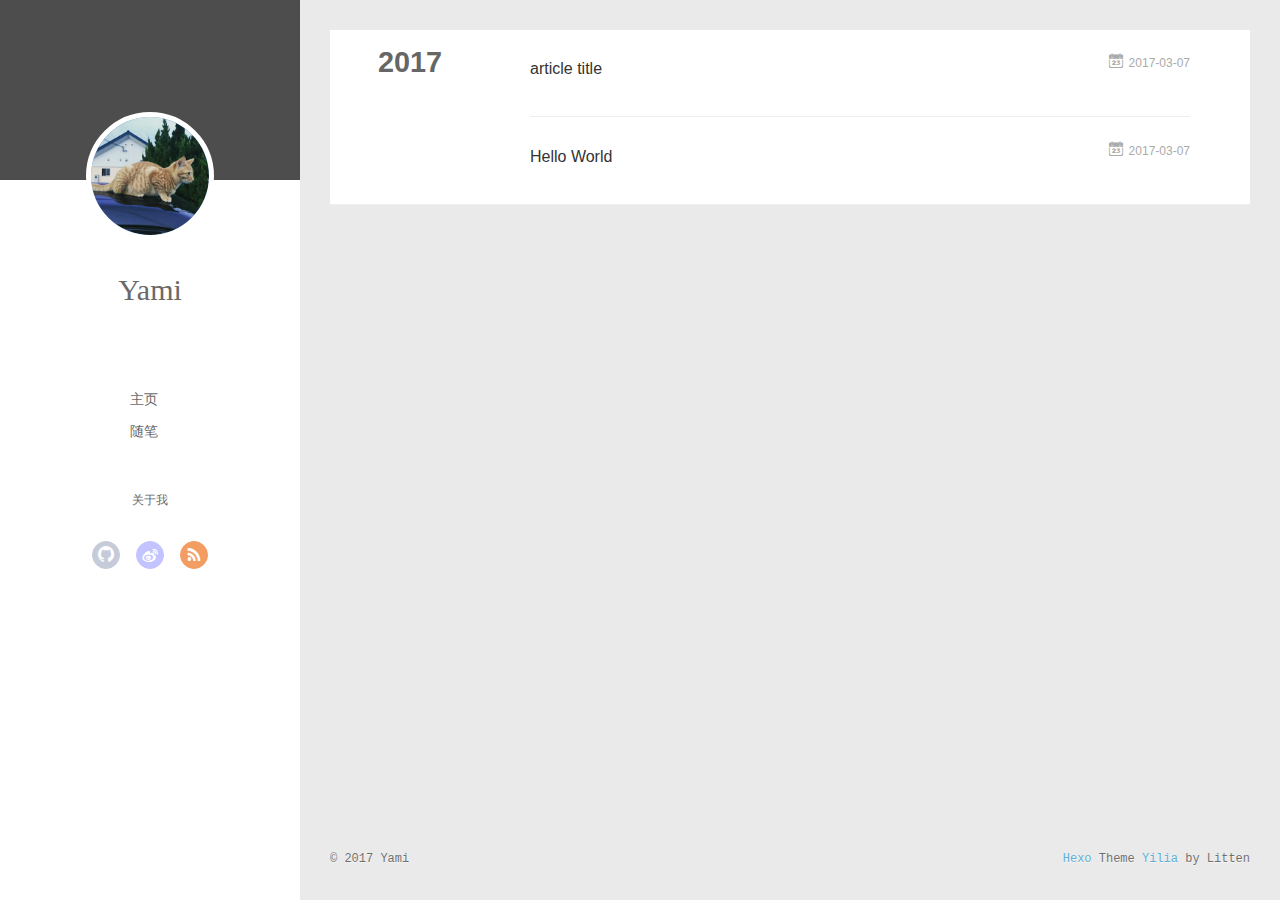
<file: archives/2017/index.html>
<!DOCTYPE html>
<html>
<head>
  <meta charset="utf-8">
  
  <meta name="renderer" content="webkit">
  <meta http-equiv="X-UA-Compatible" content="IE=edge" >
  <link rel="dns-prefetch" href="http://yoursite.com">
  <title>Archives: 2017 | YAMI_BLOG</title>
  <meta name="viewport" content="width=device-width, initial-scale=1, maximum-scale=1">
  <meta property="og:type" content="website">
<meta property="og:title" content="YAMI_BLOG">
<meta property="og:url" content="http://yoursite.com/archives/2017/index.html">
<meta property="og:site_name" content="YAMI_BLOG">
<meta name="twitter:card" content="summary">
<meta name="twitter:title" content="YAMI_BLOG">
  
    <link rel="alternative" href="/atom.xml" title="YAMI_BLOG" type="application/atom+xml">
  
  
    <link rel="icon" href="../../favicon.png">
  
  <link rel="stylesheet" type="text/css" href="/./main.2d7529.css">
  <style type="text/css">
  
    #container.show {
      background: linear-gradient(200deg,#a0cfe4,#e8c37e);
    }
  </style>
  

  

</head>

<body>
  <div id="container" q-class="show:isCtnShow">
    <canvas id="anm-canvas" class="anm-canvas"></canvas>
    <div class="left-col" q-class="show:isShow">
      
<div class="overlay" style="background: #4d4d4d"></div>
<div class="intrude-less">
	<header id="header" class="inner">
		<a href="/" class="profilepic">
			<img src="/img/yami.jpg" class="js-avatar">
		</a>
		<hgroup>
		  <h1 class="header-author"><a href="/">Yami</a></h1>
		</hgroup>
		

		<nav class="header-menu">
			<ul>
			
				<li><a href="/">主页</a></li>
	        
				<li><a href="/">随笔</a></li>
	        
			</ul>
		</nav>
		<nav class="header-smart-menu">
    		
    			
    			<a q-on="click: openSlider(e, 'aboutme')" href="javascript:void(0)">关于我</a>
    			
            
		</nav>
		<nav class="header-nav">
			<div class="social">
				
					<a class="github" target="_blank" href="https://github.com/YamiWithoutMercy/" title="github"><i class="icon-github"></i></a>
		        
					<a class="weibo" target="_blank" href="http://weibo.com/u/3952430802/home" title="weibo"><i class="icon-weibo"></i></a>
		        
					<a class="rss" target="_blank" href="#" title="rss"><i class="icon-rss"></i></a>
		        
			</div>
		</nav>
	</header>		
</div>

    </div>
    <div class="mid-col" q-class="show:isShow,hide:isShow|isFalse">
      
<nav id="mobile-nav">
  	<div class="overlay js-overlay" style="background: #4d4d4d"></div>
	<div class="btnctn js-mobile-btnctn">
  		<div class="slider-trigger list" q-on="click: openSlider(e)"><i class="icon icon-sort"></i></div>
	</div>
	<div class="intrude-less">
		<header id="header" class="inner">
			<div class="profilepic">
				<img src="/img/yami.jpg" class="js-avatar">
			</div>
			<hgroup>
			  <h1 class="header-author js-header-author">Yami</h1>
			</hgroup>
			
			
			
				
			
				
			
			
			
			<nav class="header-nav">
				<div class="social">
					
						<a class="github" target="_blank" href="https://github.com/YamiWithoutMercy/" title="github"><i class="icon-github"></i></a>
			        
						<a class="weibo" target="_blank" href="http://weibo.com/u/3952430802/home" title="weibo"><i class="icon-weibo"></i></a>
			        
						<a class="rss" target="_blank" href="#" title="rss"><i class="icon-rss"></i></a>
			        
				</div>
			</nav>

			<nav class="header-menu js-header-menu">
				<ul style="width: 50%">
				
				
					<li style="width: 50%"><a href="/">主页</a></li>
		        
					<li style="width: 50%"><a href="/">随笔</a></li>
		        
				</ul>
			</nav>
		</header>				
	</div>
	<div class="mobile-mask" style="display:none" q-show="isShow"></div>
</nav>

      <div id="wrapper" class="body-wrap">
        <div class="menu-l">
          <div class="canvas-wrap">
            <canvas data-colors="#eaeaea" data-sectionHeight="100" data-contentId="js-content" id="myCanvas1" class="anm-canvas"></canvas>
          </div>
          <div id="js-content" class="content-ll">
            
  
  
    
    
      
      
      <section class="archives-wrap">
        <div class="archive-year-wrap">
          <a href="/archives/2017" class="archive-year">2017</a>
        </div>
        <div class="archives">
    
    <article class="archive-article archive-type-post">
  <div class="archive-article-inner">
    <header class="archive-article-header">
      	<div class="article-meta">
	      	<a href="/2017/03/07/article-title/" class="archive-article-date">
  	<time datetime="2017-03-07T07:59:24.000Z" itemprop="datePublished"><i class="icon-calendar icon"></i>2017-03-07</time>
</a>
        </div>
    	 
  
    <h1 itemprop="name">
      <a class="archive-article-title" href="/2017/03/07/article-title/">article title</a>
    </h1>
  

        <div class="article-info info-on-right">
          
          

        </div>
        <div class="clearfix"></div>
    </header>
  </div>
</article>
  
    
    
    <article class="archive-article archive-type-post">
  <div class="archive-article-inner">
    <header class="archive-article-header">
      	<div class="article-meta">
	      	<a href="/2017/03/07/hello-world/" class="archive-article-date">
  	<time datetime="2017-03-07T07:35:05.600Z" itemprop="datePublished"><i class="icon-calendar icon"></i>2017-03-07</time>
</a>
        </div>
    	 
  
    <h1 itemprop="name">
      <a class="archive-article-title" href="/2017/03/07/hello-world/">Hello World</a>
    </h1>
  

        <div class="article-info info-on-right">
          
          

        </div>
        <div class="clearfix"></div>
    </header>
  </div>
</article>
  
  
    </div></section>
  

    


          </div>
        </div>
      </div>
      <footer id="footer">
  <div class="outer">
    <div id="footer-info">
    	<div class="footer-left">
    		&copy; 2017 Yami
    	</div>
      	<div class="footer-right">
      		<a href="http://hexo.io/" target="_blank">Hexo</a>  Theme <a href="https://github.com/litten/hexo-theme-yilia" target="_blank">Yilia</a> by Litten
      	</div>
    </div>
  </div>
</footer>
    </div>
    <script>
	var yiliaConfig = {
		mathjax: false,
		isHome: false,
		isPost: false,
		isArchive: true,
		isTag: false,
		isCategory: false,
		open_in_new: true,
		root: "/",
		innerArchive: false,
		showTags: false
	}
</script>

<script>!function(t){function n(r){if(e[r])return e[r].exports;var o=e[r]={exports:{},id:r,loaded:!1};return t[r].call(o.exports,o,o.exports,n),o.loaded=!0,o.exports}var e={};return n.m=t,n.c=e,n.p="./",n(0)}([function(t,n,e){"use strict";function r(t){return t&&t.__esModule?t:{default:t}}function o(t,n){var e=/\/|index.html/g;return t.replace(e,"")===n.replace(e,"")}function i(){for(var t=document.querySelectorAll(".js-header-menu li a"),n=window.location.pathname,e=0,r=t.length;e<r;e++){var i=t[e];o(n,i.getAttribute("href"))&&(0,d.default)(i,"active")}}function u(t){for(var n=t.offsetLeft,e=t.offsetParent;null!==e;)n+=e.offsetLeft,e=e.offsetParent;return n}function f(t){for(var n=t.offsetTop,e=t.offsetParent;null!==e;)n+=e.offsetTop,e=e.offsetParent;return n}function c(t,n,e,r,o){var i=u(t),c=f(t)-n;if(c-e<=o){var a=t.$newDom;a||(a=t.cloneNode(!0),(0,h.default)(t,a),t.$newDom=a,a.style.position="fixed",a.style.top=(e||c)+"px",a.style.left=i+"px",a.style.zIndex=r||2,a.style.width="100%",a.style.color="#fff"),a.style.visibility="visible",t.style.visibility="hidden"}else{t.style.visibility="visible";var s=t.$newDom;s&&(s.style.visibility="hidden")}}function a(){var t=document.querySelector(".js-overlay"),n=document.querySelector(".js-header-menu");c(t,document.body.scrollTop,-63,2,0),c(n,document.body.scrollTop,1,3,0)}function s(){document.querySelector("#container").addEventListener("scroll",function(t){a()}),window.addEventListener("scroll",function(t){a()}),a()}function l(){x.default.versions.mobile&&window.screen.width<800&&(i(),s())}var p=e(71),d=r(p),v=e(72),y=(r(v),e(84)),h=r(y),b=e(69),x=r(b),m=e(75),g=r(m),w=e(70);l(),(0,w.addLoadEvent)(function(){g.default.init()}),t.exports={}},function(t,n){var e=t.exports="undefined"!=typeof window&&window.Math==Math?window:"undefined"!=typeof self&&self.Math==Math?self:Function("return this")();"number"==typeof __g&&(__g=e)},function(t,n){var e={}.hasOwnProperty;t.exports=function(t,n){return e.call(t,n)}},function(t,n,e){var r=e(49),o=e(15);t.exports=function(t){return r(o(t))}},function(t,n,e){t.exports=!e(8)(function(){return 7!=Object.defineProperty({},"a",{get:function(){return 7}}).a})},function(t,n,e){var r=e(6),o=e(12);t.exports=e(4)?function(t,n,e){return r.f(t,n,o(1,e))}:function(t,n,e){return t[n]=e,t}},function(t,n,e){var r=e(10),o=e(30),i=e(24),u=Object.defineProperty;n.f=e(4)?Object.defineProperty:function(t,n,e){if(r(t),n=i(n,!0),r(e),o)try{return u(t,n,e)}catch(t){}if("get"in e||"set"in e)throw TypeError("Accessors not supported!");return"value"in e&&(t[n]=e.value),t}},function(t,n,e){var r=e(22)("wks"),o=e(13),i=e(1).Symbol,u="function"==typeof i,f=t.exports=function(t){return r[t]||(r[t]=u&&i[t]||(u?i:o)("Symbol."+t))};f.store=r},function(t,n){t.exports=function(t){try{return!!t()}catch(t){return!0}}},function(t,n,e){var r=e(35),o=e(16);t.exports=Object.keys||function(t){return r(t,o)}},function(t,n,e){var r=e(11);t.exports=function(t){if(!r(t))throw TypeError(t+" is not an object!");return t}},function(t,n){t.exports=function(t){return"object"==typeof t?null!==t:"function"==typeof t}},function(t,n){t.exports=function(t,n){return{enumerable:!(1&t),configurable:!(2&t),writable:!(4&t),value:n}}},function(t,n){var e=0,r=Math.random();t.exports=function(t){return"Symbol(".concat(void 0===t?"":t,")_",(++e+r).toString(36))}},function(t,n){var e=t.exports={version:"2.4.0"};"number"==typeof __e&&(__e=e)},function(t,n){t.exports=function(t){if(void 0==t)throw TypeError("Can't call method on  "+t);return t}},function(t,n){t.exports="constructor,hasOwnProperty,isPrototypeOf,propertyIsEnumerable,toLocaleString,toString,valueOf".split(",")},function(t,n){t.exports={}},function(t,n){t.exports=!0},function(t,n){n.f={}.propertyIsEnumerable},function(t,n,e){var r=e(6).f,o=e(2),i=e(7)("toStringTag");t.exports=function(t,n,e){t&&!o(t=e?t:t.prototype,i)&&r(t,i,{configurable:!0,value:n})}},function(t,n,e){var r=e(22)("keys"),o=e(13);t.exports=function(t){return r[t]||(r[t]=o(t))}},function(t,n,e){var r=e(1),o="__core-js_shared__",i=r[o]||(r[o]={});t.exports=function(t){return i[t]||(i[t]={})}},function(t,n){var e=Math.ceil,r=Math.floor;t.exports=function(t){return isNaN(t=+t)?0:(t>0?r:e)(t)}},function(t,n,e){var r=e(11);t.exports=function(t,n){if(!r(t))return t;var e,o;if(n&&"function"==typeof(e=t.toString)&&!r(o=e.call(t)))return o;if("function"==typeof(e=t.valueOf)&&!r(o=e.call(t)))return o;if(!n&&"function"==typeof(e=t.toString)&&!r(o=e.call(t)))return o;throw TypeError("Can't convert object to primitive value")}},function(t,n,e){var r=e(1),o=e(14),i=e(18),u=e(26),f=e(6).f;t.exports=function(t){var n=o.Symbol||(o.Symbol=i?{}:r.Symbol||{});"_"==t.charAt(0)||t in n||f(n,t,{value:u.f(t)})}},function(t,n,e){n.f=e(7)},function(t,n,e){var r=e(1),o=e(14),i=e(46),u=e(5),f="prototype",c=function(t,n,e){var a,s,l,p=t&c.F,d=t&c.G,v=t&c.S,y=t&c.P,h=t&c.B,b=t&c.W,x=d?o:o[n]||(o[n]={}),m=x[f],g=d?r:v?r[n]:(r[n]||{})[f];d&&(e=n);for(a in e)s=!p&&g&&void 0!==g[a],s&&a in x||(l=s?g[a]:e[a],x[a]=d&&"function"!=typeof g[a]?e[a]:h&&s?i(l,r):b&&g[a]==l?function(t){var n=function(n,e,r){if(this instanceof t){switch(arguments.length){case 0:return new t;case 1:return new t(n);case 2:return new t(n,e)}return new t(n,e,r)}return t.apply(this,arguments)};return n[f]=t[f],n}(l):y&&"function"==typeof l?i(Function.call,l):l,y&&((x.virtual||(x.virtual={}))[a]=l,t&c.R&&m&&!m[a]&&u(m,a,l)))};c.F=1,c.G=2,c.S=4,c.P=8,c.B=16,c.W=32,c.U=64,c.R=128,t.exports=c},function(t,n){var e={}.toString;t.exports=function(t){return e.call(t).slice(8,-1)}},function(t,n,e){var r=e(11),o=e(1).document,i=r(o)&&r(o.createElement);t.exports=function(t){return i?o.createElement(t):{}}},function(t,n,e){t.exports=!e(4)&&!e(8)(function(){return 7!=Object.defineProperty(e(29)("div"),"a",{get:function(){return 7}}).a})},function(t,n,e){"use strict";var r=e(18),o=e(27),i=e(36),u=e(5),f=e(2),c=e(17),a=e(51),s=e(20),l=e(58),p=e(7)("iterator"),d=!([].keys&&"next"in[].keys()),v="@@iterator",y="keys",h="values",b=function(){return this};t.exports=function(t,n,e,x,m,g,w){a(e,n,x);var O,S,_,j=function(t){if(!d&&t in A)return A[t];switch(t){case y:return function(){return new e(this,t)};case h:return function(){return new e(this,t)}}return function(){return new e(this,t)}},P=n+" Iterator",E=m==h,M=!1,A=t.prototype,T=A[p]||A[v]||m&&A[m],L=T||j(m),N=m?E?j("entries"):L:void 0,C="Array"==n?A.entries||T:T;if(C&&(_=l(C.call(new t)),_!==Object.prototype&&(s(_,P,!0),r||f(_,p)||u(_,p,b))),E&&T&&T.name!==h&&(M=!0,L=function(){return T.call(this)}),r&&!w||!d&&!M&&A[p]||u(A,p,L),c[n]=L,c[P]=b,m)if(O={values:E?L:j(h),keys:g?L:j(y),entries:N},w)for(S in O)S in A||i(A,S,O[S]);else o(o.P+o.F*(d||M),n,O);return O}},function(t,n,e){var r=e(10),o=e(55),i=e(16),u=e(21)("IE_PROTO"),f=function(){},c="prototype",a=function(){var t,n=e(29)("iframe"),r=i.length,o="<",u=">";for(n.style.display="none",e(48).appendChild(n),n.src="javascript:",t=n.contentWindow.document,t.open(),t.write(o+"script"+u+"document.F=Object"+o+"/script"+u),t.close(),a=t.F;r--;)delete a[c][i[r]];return a()};t.exports=Object.create||function(t,n){var e;return null!==t?(f[c]=r(t),e=new f,f[c]=null,e[u]=t):e=a(),void 0===n?e:o(e,n)}},function(t,n,e){var r=e(35),o=e(16).concat("length","prototype");n.f=Object.getOwnPropertyNames||function(t){return r(t,o)}},function(t,n){n.f=Object.getOwnPropertySymbols},function(t,n,e){var r=e(2),o=e(3),i=e(45)(!1),u=e(21)("IE_PROTO");t.exports=function(t,n){var e,f=o(t),c=0,a=[];for(e in f)e!=u&&r(f,e)&&a.push(e);for(;n.length>c;)r(f,e=n[c++])&&(~i(a,e)||a.push(e));return a}},function(t,n,e){t.exports=e(5)},function(t,n,e){var r=e(15);t.exports=function(t){return Object(r(t))}},function(t,n,e){t.exports={default:e(41),__esModule:!0}},function(t,n,e){t.exports={default:e(42),__esModule:!0}},function(t,n,e){"use strict";function r(t){return t&&t.__esModule?t:{default:t}}n.__esModule=!0;var o=e(39),i=r(o),u=e(38),f=r(u),c="function"==typeof f.default&&"symbol"==typeof i.default?function(t){return typeof t}:function(t){return t&&"function"==typeof f.default&&t.constructor===f.default&&t!==f.default.prototype?"symbol":typeof t};n.default="function"==typeof f.default&&"symbol"===c(i.default)?function(t){return"undefined"==typeof t?"undefined":c(t)}:function(t){return t&&"function"==typeof f.default&&t.constructor===f.default&&t!==f.default.prototype?"symbol":"undefined"==typeof t?"undefined":c(t)}},function(t,n,e){e(65),e(63),e(66),e(67),t.exports=e(14).Symbol},function(t,n,e){e(64),e(68),t.exports=e(26).f("iterator")},function(t,n){t.exports=function(t){if("function"!=typeof t)throw TypeError(t+" is not a function!");return t}},function(t,n){t.exports=function(){}},function(t,n,e){var r=e(3),o=e(61),i=e(60);t.exports=function(t){return function(n,e,u){var f,c=r(n),a=o(c.length),s=i(u,a);if(t&&e!=e){for(;a>s;)if(f=c[s++],f!=f)return!0}else for(;a>s;s++)if((t||s in c)&&c[s]===e)return t||s||0;return!t&&-1}}},function(t,n,e){var r=e(43);t.exports=function(t,n,e){if(r(t),void 0===n)return t;switch(e){case 1:return function(e){return t.call(n,e)};case 2:return function(e,r){return t.call(n,e,r)};case 3:return function(e,r,o){return t.call(n,e,r,o)}}return function(){return t.apply(n,arguments)}}},function(t,n,e){var r=e(9),o=e(34),i=e(19);t.exports=function(t){var n=r(t),e=o.f;if(e)for(var u,f=e(t),c=i.f,a=0;f.length>a;)c.call(t,u=f[a++])&&n.push(u);return n}},function(t,n,e){t.exports=e(1).document&&document.documentElement},function(t,n,e){var r=e(28);t.exports=Object("z").propertyIsEnumerable(0)?Object:function(t){return"String"==r(t)?t.split(""):Object(t)}},function(t,n,e){var r=e(28);t.exports=Array.isArray||function(t){return"Array"==r(t)}},function(t,n,e){"use strict";var r=e(32),o=e(12),i=e(20),u={};e(5)(u,e(7)("iterator"),function(){return this}),t.exports=function(t,n,e){t.prototype=r(u,{next:o(1,e)}),i(t,n+" Iterator")}},function(t,n){t.exports=function(t,n){return{value:n,done:!!t}}},function(t,n,e){var r=e(9),o=e(3);t.exports=function(t,n){for(var e,i=o(t),u=r(i),f=u.length,c=0;f>c;)if(i[e=u[c++]]===n)return e}},function(t,n,e){var r=e(13)("meta"),o=e(11),i=e(2),u=e(6).f,f=0,c=Object.isExtensible||function(){return!0},a=!e(8)(function(){return c(Object.preventExtensions({}))}),s=function(t){u(t,r,{value:{i:"O"+ ++f,w:{}}})},l=function(t,n){if(!o(t))return"symbol"==typeof t?t:("string"==typeof t?"S":"P")+t;if(!i(t,r)){if(!c(t))return"F";if(!n)return"E";s(t)}return t[r].i},p=function(t,n){if(!i(t,r)){if(!c(t))return!0;if(!n)return!1;s(t)}return t[r].w},d=function(t){return a&&v.NEED&&c(t)&&!i(t,r)&&s(t),t},v=t.exports={KEY:r,NEED:!1,fastKey:l,getWeak:p,onFreeze:d}},function(t,n,e){var r=e(6),o=e(10),i=e(9);t.exports=e(4)?Object.defineProperties:function(t,n){o(t);for(var e,u=i(n),f=u.length,c=0;f>c;)r.f(t,e=u[c++],n[e]);return t}},function(t,n,e){var r=e(19),o=e(12),i=e(3),u=e(24),f=e(2),c=e(30),a=Object.getOwnPropertyDescriptor;n.f=e(4)?a:function(t,n){if(t=i(t),n=u(n,!0),c)try{return a(t,n)}catch(t){}if(f(t,n))return o(!r.f.call(t,n),t[n])}},function(t,n,e){var r=e(3),o=e(33).f,i={}.toString,u="object"==typeof window&&window&&Object.getOwnPropertyNames?Object.getOwnPropertyNames(window):[],f=function(t){try{return o(t)}catch(t){return u.slice()}};t.exports.f=function(t){return u&&"[object Window]"==i.call(t)?f(t):o(r(t))}},function(t,n,e){var r=e(2),o=e(37),i=e(21)("IE_PROTO"),u=Object.prototype;t.exports=Object.getPrototypeOf||function(t){return t=o(t),r(t,i)?t[i]:"function"==typeof t.constructor&&t instanceof t.constructor?t.constructor.prototype:t instanceof Object?u:null}},function(t,n,e){var r=e(23),o=e(15);t.exports=function(t){return function(n,e){var i,u,f=String(o(n)),c=r(e),a=f.length;return c<0||c>=a?t?"":void 0:(i=f.charCodeAt(c),i<55296||i>56319||c+1===a||(u=f.charCodeAt(c+1))<56320||u>57343?t?f.charAt(c):i:t?f.slice(c,c+2):(i-55296<<10)+(u-56320)+65536)}}},function(t,n,e){var r=e(23),o=Math.max,i=Math.min;t.exports=function(t,n){return t=r(t),t<0?o(t+n,0):i(t,n)}},function(t,n,e){var r=e(23),o=Math.min;t.exports=function(t){return t>0?o(r(t),9007199254740991):0}},function(t,n,e){"use strict";var r=e(44),o=e(52),i=e(17),u=e(3);t.exports=e(31)(Array,"Array",function(t,n){this._t=u(t),this._i=0,this._k=n},function(){var t=this._t,n=this._k,e=this._i++;return!t||e>=t.length?(this._t=void 0,o(1)):"keys"==n?o(0,e):"values"==n?o(0,t[e]):o(0,[e,t[e]])},"values"),i.Arguments=i.Array,r("keys"),r("values"),r("entries")},function(t,n){},function(t,n,e){"use strict";var r=e(59)(!0);e(31)(String,"String",function(t){this._t=String(t),this._i=0},function(){var t,n=this._t,e=this._i;return e>=n.length?{value:void 0,done:!0}:(t=r(n,e),this._i+=t.length,{value:t,done:!1})})},function(t,n,e){"use strict";var r=e(1),o=e(2),i=e(4),u=e(27),f=e(36),c=e(54).KEY,a=e(8),s=e(22),l=e(20),p=e(13),d=e(7),v=e(26),y=e(25),h=e(53),b=e(47),x=e(50),m=e(10),g=e(3),w=e(24),O=e(12),S=e(32),_=e(57),j=e(56),P=e(6),E=e(9),M=j.f,A=P.f,T=_.f,L=r.Symbol,N=r.JSON,C=N&&N.stringify,k="prototype",F=d("_hidden"),q=d("toPrimitive"),I={}.propertyIsEnumerable,B=s("symbol-registry"),D=s("symbols"),W=s("op-symbols"),H=Object[k],K="function"==typeof L,R=r.QObject,J=!R||!R[k]||!R[k].findChild,U=i&&a(function(){return 7!=S(A({},"a",{get:function(){return A(this,"a",{value:7}).a}})).a})?function(t,n,e){var r=M(H,n);r&&delete H[n],A(t,n,e),r&&t!==H&&A(H,n,r)}:A,G=function(t){var n=D[t]=S(L[k]);return n._k=t,n},$=K&&"symbol"==typeof L.iterator?function(t){return"symbol"==typeof t}:function(t){return t instanceof L},z=function(t,n,e){return t===H&&z(W,n,e),m(t),n=w(n,!0),m(e),o(D,n)?(e.enumerable?(o(t,F)&&t[F][n]&&(t[F][n]=!1),e=S(e,{enumerable:O(0,!1)})):(o(t,F)||A(t,F,O(1,{})),t[F][n]=!0),U(t,n,e)):A(t,n,e)},Y=function(t,n){m(t);for(var e,r=b(n=g(n)),o=0,i=r.length;i>o;)z(t,e=r[o++],n[e]);return t},Q=function(t,n){return void 0===n?S(t):Y(S(t),n)},X=function(t){var n=I.call(this,t=w(t,!0));return!(this===H&&o(D,t)&&!o(W,t))&&(!(n||!o(this,t)||!o(D,t)||o(this,F)&&this[F][t])||n)},V=function(t,n){if(t=g(t),n=w(n,!0),t!==H||!o(D,n)||o(W,n)){var e=M(t,n);return!e||!o(D,n)||o(t,F)&&t[F][n]||(e.enumerable=!0),e}},Z=function(t){for(var n,e=T(g(t)),r=[],i=0;e.length>i;)o(D,n=e[i++])||n==F||n==c||r.push(n);return r},tt=function(t){for(var n,e=t===H,r=T(e?W:g(t)),i=[],u=0;r.length>u;)!o(D,n=r[u++])||e&&!o(H,n)||i.push(D[n]);return i};K||(L=function(){if(this instanceof L)throw TypeError("Symbol is not a constructor!");var t=p(arguments.length>0?arguments[0]:void 0),n=function(e){this===H&&n.call(W,e),o(this,F)&&o(this[F],t)&&(this[F][t]=!1),U(this,t,O(1,e))};return i&&J&&U(H,t,{configurable:!0,set:n}),G(t)},f(L[k],"toString",function(){return this._k}),j.f=V,P.f=z,e(33).f=_.f=Z,e(19).f=X,e(34).f=tt,i&&!e(18)&&f(H,"propertyIsEnumerable",X,!0),v.f=function(t){return G(d(t))}),u(u.G+u.W+u.F*!K,{Symbol:L});for(var nt="hasInstance,isConcatSpreadable,iterator,match,replace,search,species,split,toPrimitive,toStringTag,unscopables".split(","),et=0;nt.length>et;)d(nt[et++]);for(var nt=E(d.store),et=0;nt.length>et;)y(nt[et++]);u(u.S+u.F*!K,"Symbol",{for:function(t){return o(B,t+="")?B[t]:B[t]=L(t)},keyFor:function(t){if($(t))return h(B,t);throw TypeError(t+" is not a symbol!")},useSetter:function(){J=!0},useSimple:function(){J=!1}}),u(u.S+u.F*!K,"Object",{create:Q,defineProperty:z,defineProperties:Y,getOwnPropertyDescriptor:V,getOwnPropertyNames:Z,getOwnPropertySymbols:tt}),N&&u(u.S+u.F*(!K||a(function(){var t=L();return"[null]"!=C([t])||"{}"!=C({a:t})||"{}"!=C(Object(t))})),"JSON",{stringify:function(t){if(void 0!==t&&!$(t)){for(var n,e,r=[t],o=1;arguments.length>o;)r.push(arguments[o++]);return n=r[1],"function"==typeof n&&(e=n),!e&&x(n)||(n=function(t,n){if(e&&(n=e.call(this,t,n)),!$(n))return n}),r[1]=n,C.apply(N,r)}}}),L[k][q]||e(5)(L[k],q,L[k].valueOf),l(L,"Symbol"),l(Math,"Math",!0),l(r.JSON,"JSON",!0)},function(t,n,e){e(25)("asyncIterator")},function(t,n,e){e(25)("observable")},function(t,n,e){e(62);for(var r=e(1),o=e(5),i=e(17),u=e(7)("toStringTag"),f=["NodeList","DOMTokenList","MediaList","StyleSheetList","CSSRuleList"],c=0;c<5;c++){var a=f[c],s=r[a],l=s&&s.prototype;l&&!l[u]&&o(l,u,a),i[a]=i.Array}},function(t,n){"use strict";var e={versions:function(){var t=window.navigator.userAgent;return{trident:t.indexOf("Trident")>-1,presto:t.indexOf("Presto")>-1,webKit:t.indexOf("AppleWebKit")>-1,gecko:t.indexOf("Gecko")>-1&&t.indexOf("KHTML")==-1,mobile:!!t.match(/AppleWebKit.*Mobile.*/),ios:!!t.match(/\(i[^;]+;( U;)? CPU.+Mac OS X/),android:t.indexOf("Android")>-1||t.indexOf("Linux")>-1,iPhone:t.indexOf("iPhone")>-1||t.indexOf("Mac")>-1,iPad:t.indexOf("iPad")>-1,webApp:t.indexOf("Safari")==-1,weixin:t.indexOf("MicroMessenger")==-1}}()};t.exports=e},function(t,n,e){"use strict";function r(t){return t&&t.__esModule?t:{default:t}}var o=e(40),i=r(o),u=function(){function t(t,n,e){return n||e?String.fromCharCode(n||e):o[t]||t}function n(t){return l[t]}var e=/&quot;|&lt;|&gt;|&amp;|&nbsp;|&apos;|&#(\d+);|&#(\d+)/g,r=/['<> "&]/g,o={"&quot;":'"',"&lt;":"<","&gt;":">","&amp;":"&","&nbsp;":" "},f=/\u00a0/g,c=/<br\s*\/?>/gi,a=/\r?\n/g,s=/\s/g,l={};for(var p in o)l[o[p]]=p;return o["&apos;"]="'",l["'"]="&#39;",{encode:function(t){return t?(""+t).replace(r,n).replace(a,"<br/>").replace(s,"&nbsp;"):""},decode:function(n){return n?(""+n).replace(c,"\n").replace(e,t).replace(f," "):""},encodeBase16:function(t){if(!t)return t;t+="";for(var n=[],e=0,r=t.length;r>e;e++)n.push(t.charCodeAt(e).toString(16).toUpperCase());return n.join("")},encodeBase16forJSON:function(t){if(!t)return t;t=t.replace(/[\u4E00-\u9FBF]/gi,function(t){return escape(t).replace("%u","\\u")});for(var n=[],e=0,r=t.length;r>e;e++)n.push(t.charCodeAt(e).toString(16).toUpperCase());return n.join("")},decodeBase16:function(t){if(!t)return t;t+="";for(var n=[],e=0,r=t.length;r>e;e+=2)n.push(String.fromCharCode("0x"+t.slice(e,e+2)));return n.join("")},encodeObject:function(t){if(t instanceof Array)for(var n=0,e=t.length;e>n;n++)t[n]=u.encodeObject(t[n]);else if("object"==("undefined"==typeof t?"undefined":(0,i.default)(t)))for(var r in t)t[r]=u.encodeObject(t[r]);else if("string"==typeof t)return u.encode(t);return t},loadScript:function(t){var n=document.createElement("script");document.getElementsByTagName("body")[0].appendChild(n),n.setAttribute("src",t)},addLoadEvent:function(t){var n=window.onload;"function"!=typeof window.onload?window.onload=t:window.onload=function(){n(),t()}}}}();t.exports=u},function(t,n){function e(t,n){t.classList?t.classList.add(n):t.className+=" "+n}t.exports=e},function(t,n){function e(t,n){if(t.classList)t.classList.remove(n);else{var e=new RegExp("(^|\\b)"+n.split(" ").join("|")+"(\\b|$)","gi");t.className=t.className.replace(e," ")}}t.exports=e},,,function(t,n){"use strict";function e(){var t=document.querySelector("#page-nav");if(t&&!document.querySelector("#page-nav .extend.prev")&&(t.innerHTML='<a class="extend prev disabled" rel="prev">&laquo; Prev</a>'+t.innerHTML),t&&!document.querySelector("#page-nav .extend.next")&&(t.innerHTML=t.innerHTML+'<a class="extend next disabled" rel="next">Next &raquo;</a>'),yiliaConfig&&yiliaConfig.open_in_new){var n=document.querySelectorAll(".article-entry a:not(.article-more-a)");n.forEach(function(t){t.setAttribute("target","_blank")})}var e=document.querySelector("#js-aboutme");e&&0!==e.length&&(e.innerHTML=e.innerText)}t.exports={init:e}},,,,,,,,,function(t,n){function e(t,n){if("string"==typeof n)return t.insertAdjacentHTML("afterend",n);var e=t.nextSibling;return e?t.parentNode.insertBefore(n,e):t.parentNode.appendChild(n)}t.exports=e}])</script><script src="/./main.2d7529.js"></script><script>!function(){var e=function(e){var t=document.createElement("script");document.getElementsByTagName("body")[0].appendChild(t),t.setAttribute("src",e)};e("/slider.885efe.js")}()</script>


    
<div class="tools-col" q-class="show:isShow,hide:isShow|isFalse" q-on="click:stop(e)">
  <div class="tools-nav header-menu">
    
    
      
      
      
    
    

    <ul style="width: 70%">
    
    
      
      <li style="width: 100%" q-on="click: openSlider(e, 'aboutme')"><a href="javascript:void(0)" q-class="active:aboutme">关于我</a></li>
      
        
    </ul>
  </div>
  <div class="tools-wrap">
    

    

    
    	<section class="tools-section tools-section-me" q-show="aboutme">
  	  	
  	  		<div class="aboutme-wrap" id="js-aboutme">I AM YAMI!</div>
  	  	
    	</section>
    
  </div>
  
</div>
    <!-- Root element of PhotoSwipe. Must have class pswp. -->
<div class="pswp" tabindex="-1" role="dialog" aria-hidden="true">

    <!-- Background of PhotoSwipe. 
         It's a separate element as animating opacity is faster than rgba(). -->
    <div class="pswp__bg"></div>

    <!-- Slides wrapper with overflow:hidden. -->
    <div class="pswp__scroll-wrap">

        <!-- Container that holds slides. 
            PhotoSwipe keeps only 3 of them in the DOM to save memory.
            Don't modify these 3 pswp__item elements, data is added later on. -->
        <div class="pswp__container">
            <div class="pswp__item"></div>
            <div class="pswp__item"></div>
            <div class="pswp__item"></div>
        </div>

        <!-- Default (PhotoSwipeUI_Default) interface on top of sliding area. Can be changed. -->
        <div class="pswp__ui pswp__ui--hidden">

            <div class="pswp__top-bar">

                <!--  Controls are self-explanatory. Order can be changed. -->

                <div class="pswp__counter"></div>

                <button class="pswp__button pswp__button--close" title="Close (Esc)"></button>

                <button class="pswp__button pswp__button--share" style="display:none" title="Share"></button>

                <button class="pswp__button pswp__button--fs" title="Toggle fullscreen"></button>

                <button class="pswp__button pswp__button--zoom" title="Zoom in/out"></button>

                <!-- Preloader demo http://codepen.io/dimsemenov/pen/yyBWoR -->
                <!-- element will get class pswp__preloader--active when preloader is running -->
                <div class="pswp__preloader">
                    <div class="pswp__preloader__icn">
                      <div class="pswp__preloader__cut">
                        <div class="pswp__preloader__donut"></div>
                      </div>
                    </div>
                </div>
            </div>

            <div class="pswp__share-modal pswp__share-modal--hidden pswp__single-tap">
                <div class="pswp__share-tooltip"></div> 
            </div>

            <button class="pswp__button pswp__button--arrow--left" title="Previous (arrow left)">
            </button>

            <button class="pswp__button pswp__button--arrow--right" title="Next (arrow right)">
            </button>

            <div class="pswp__caption">
                <div class="pswp__caption__center"></div>
            </div>

        </div>

    </div>

</div>
  </div>
</body>
</html>
</file>
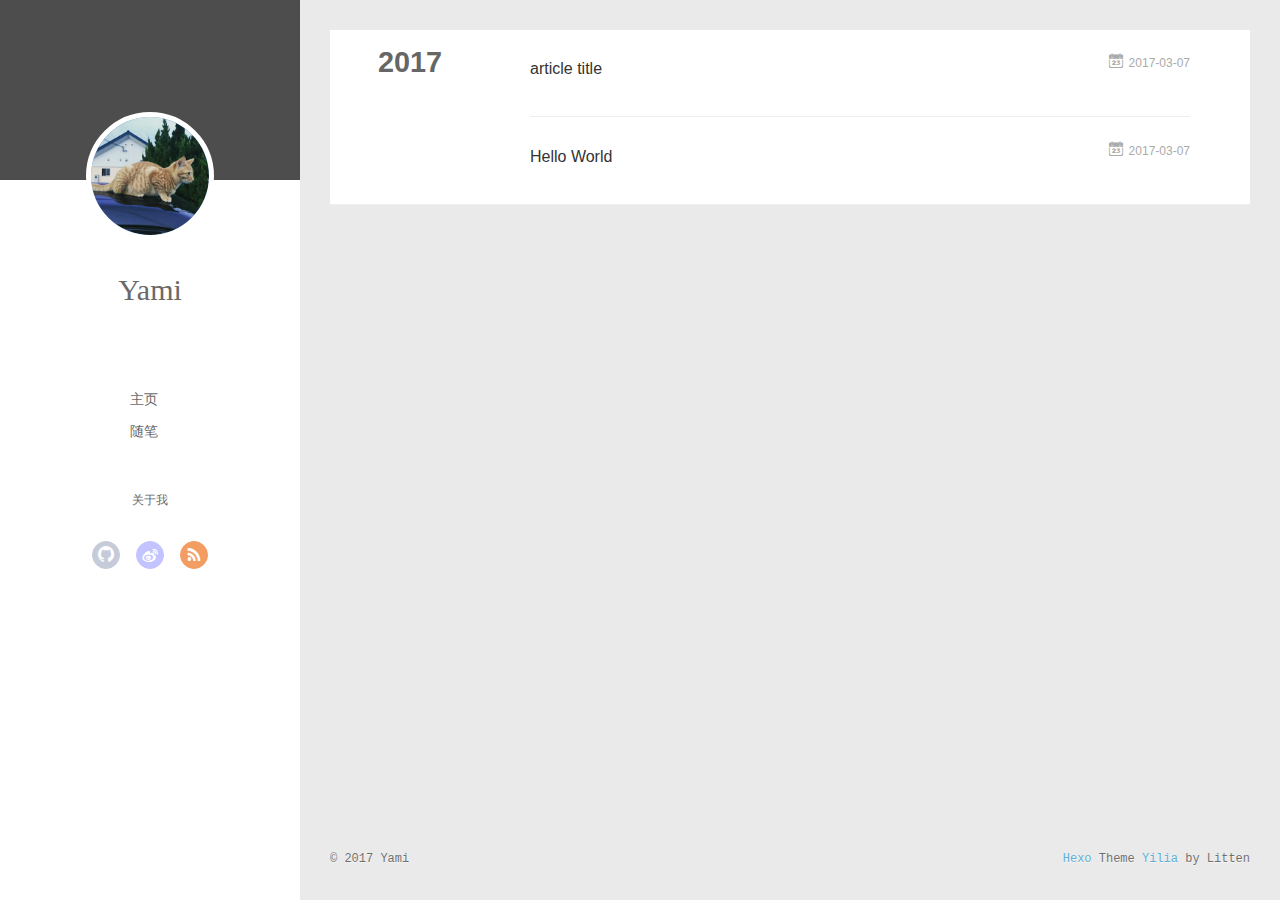
<file: archives/2017/03/index.html>
<!DOCTYPE html>
<html>
<head>
  <meta charset="utf-8">
  
  <meta name="renderer" content="webkit">
  <meta http-equiv="X-UA-Compatible" content="IE=edge" >
  <link rel="dns-prefetch" href="http://yoursite.com">
  <title>Archives: 2017/3 | YAMI_BLOG</title>
  <meta name="viewport" content="width=device-width, initial-scale=1, maximum-scale=1">
  <meta property="og:type" content="website">
<meta property="og:title" content="YAMI_BLOG">
<meta property="og:url" content="http://yoursite.com/archives/2017/03/index.html">
<meta property="og:site_name" content="YAMI_BLOG">
<meta name="twitter:card" content="summary">
<meta name="twitter:title" content="YAMI_BLOG">
  
    <link rel="alternative" href="/atom.xml" title="YAMI_BLOG" type="application/atom+xml">
  
  
    <link rel="icon" href="../../favicon.png">
  
  <link rel="stylesheet" type="text/css" href="/./main.2d7529.css">
  <style type="text/css">
  
    #container.show {
      background: linear-gradient(200deg,#a0cfe4,#e8c37e);
    }
  </style>
  

  

</head>

<body>
  <div id="container" q-class="show:isCtnShow">
    <canvas id="anm-canvas" class="anm-canvas"></canvas>
    <div class="left-col" q-class="show:isShow">
      
<div class="overlay" style="background: #4d4d4d"></div>
<div class="intrude-less">
	<header id="header" class="inner">
		<a href="/" class="profilepic">
			<img src="/img/yami.jpg" class="js-avatar">
		</a>
		<hgroup>
		  <h1 class="header-author"><a href="/">Yami</a></h1>
		</hgroup>
		

		<nav class="header-menu">
			<ul>
			
				<li><a href="/">主页</a></li>
	        
				<li><a href="/">随笔</a></li>
	        
			</ul>
		</nav>
		<nav class="header-smart-menu">
    		
    			
    			<a q-on="click: openSlider(e, 'aboutme')" href="javascript:void(0)">关于我</a>
    			
            
		</nav>
		<nav class="header-nav">
			<div class="social">
				
					<a class="github" target="_blank" href="https://github.com/YamiWithoutMercy/" title="github"><i class="icon-github"></i></a>
		        
					<a class="weibo" target="_blank" href="http://weibo.com/u/3952430802/home" title="weibo"><i class="icon-weibo"></i></a>
		        
					<a class="rss" target="_blank" href="#" title="rss"><i class="icon-rss"></i></a>
		        
			</div>
		</nav>
	</header>		
</div>

    </div>
    <div class="mid-col" q-class="show:isShow,hide:isShow|isFalse">
      
<nav id="mobile-nav">
  	<div class="overlay js-overlay" style="background: #4d4d4d"></div>
	<div class="btnctn js-mobile-btnctn">
  		<div class="slider-trigger list" q-on="click: openSlider(e)"><i class="icon icon-sort"></i></div>
	</div>
	<div class="intrude-less">
		<header id="header" class="inner">
			<div class="profilepic">
				<img src="/img/yami.jpg" class="js-avatar">
			</div>
			<hgroup>
			  <h1 class="header-author js-header-author">Yami</h1>
			</hgroup>
			
			
			
				
			
				
			
			
			
			<nav class="header-nav">
				<div class="social">
					
						<a class="github" target="_blank" href="https://github.com/YamiWithoutMercy/" title="github"><i class="icon-github"></i></a>
			        
						<a class="weibo" target="_blank" href="http://weibo.com/u/3952430802/home" title="weibo"><i class="icon-weibo"></i></a>
			        
						<a class="rss" target="_blank" href="#" title="rss"><i class="icon-rss"></i></a>
			        
				</div>
			</nav>

			<nav class="header-menu js-header-menu">
				<ul style="width: 50%">
				
				
					<li style="width: 50%"><a href="/">主页</a></li>
		        
					<li style="width: 50%"><a href="/">随笔</a></li>
		        
				</ul>
			</nav>
		</header>				
	</div>
	<div class="mobile-mask" style="display:none" q-show="isShow"></div>
</nav>

      <div id="wrapper" class="body-wrap">
        <div class="menu-l">
          <div class="canvas-wrap">
            <canvas data-colors="#eaeaea" data-sectionHeight="100" data-contentId="js-content" id="myCanvas1" class="anm-canvas"></canvas>
          </div>
          <div id="js-content" class="content-ll">
            
  
  
    
    
      
      
      <section class="archives-wrap">
        <div class="archive-year-wrap">
          <a href="/archives/2017" class="archive-year">2017</a>
        </div>
        <div class="archives">
    
    <article class="archive-article archive-type-post">
  <div class="archive-article-inner">
    <header class="archive-article-header">
      	<div class="article-meta">
	      	<a href="/2017/03/07/article-title/" class="archive-article-date">
  	<time datetime="2017-03-07T07:59:24.000Z" itemprop="datePublished"><i class="icon-calendar icon"></i>2017-03-07</time>
</a>
        </div>
    	 
  
    <h1 itemprop="name">
      <a class="archive-article-title" href="/2017/03/07/article-title/">article title</a>
    </h1>
  

        <div class="article-info info-on-right">
          
          

        </div>
        <div class="clearfix"></div>
    </header>
  </div>
</article>
  
    
    
    <article class="archive-article archive-type-post">
  <div class="archive-article-inner">
    <header class="archive-article-header">
      	<div class="article-meta">
	      	<a href="/2017/03/07/hello-world/" class="archive-article-date">
  	<time datetime="2017-03-07T07:35:05.600Z" itemprop="datePublished"><i class="icon-calendar icon"></i>2017-03-07</time>
</a>
        </div>
    	 
  
    <h1 itemprop="name">
      <a class="archive-article-title" href="/2017/03/07/hello-world/">Hello World</a>
    </h1>
  

        <div class="article-info info-on-right">
          
          

        </div>
        <div class="clearfix"></div>
    </header>
  </div>
</article>
  
  
    </div></section>
  

    


          </div>
        </div>
      </div>
      <footer id="footer">
  <div class="outer">
    <div id="footer-info">
    	<div class="footer-left">
    		&copy; 2017 Yami
    	</div>
      	<div class="footer-right">
      		<a href="http://hexo.io/" target="_blank">Hexo</a>  Theme <a href="https://github.com/litten/hexo-theme-yilia" target="_blank">Yilia</a> by Litten
      	</div>
    </div>
  </div>
</footer>
    </div>
    <script>
	var yiliaConfig = {
		mathjax: false,
		isHome: false,
		isPost: false,
		isArchive: true,
		isTag: false,
		isCategory: false,
		open_in_new: true,
		root: "/",
		innerArchive: false,
		showTags: false
	}
</script>

<script>!function(t){function n(r){if(e[r])return e[r].exports;var o=e[r]={exports:{},id:r,loaded:!1};return t[r].call(o.exports,o,o.exports,n),o.loaded=!0,o.exports}var e={};return n.m=t,n.c=e,n.p="./",n(0)}([function(t,n,e){"use strict";function r(t){return t&&t.__esModule?t:{default:t}}function o(t,n){var e=/\/|index.html/g;return t.replace(e,"")===n.replace(e,"")}function i(){for(var t=document.querySelectorAll(".js-header-menu li a"),n=window.location.pathname,e=0,r=t.length;e<r;e++){var i=t[e];o(n,i.getAttribute("href"))&&(0,d.default)(i,"active")}}function u(t){for(var n=t.offsetLeft,e=t.offsetParent;null!==e;)n+=e.offsetLeft,e=e.offsetParent;return n}function f(t){for(var n=t.offsetTop,e=t.offsetParent;null!==e;)n+=e.offsetTop,e=e.offsetParent;return n}function c(t,n,e,r,o){var i=u(t),c=f(t)-n;if(c-e<=o){var a=t.$newDom;a||(a=t.cloneNode(!0),(0,h.default)(t,a),t.$newDom=a,a.style.position="fixed",a.style.top=(e||c)+"px",a.style.left=i+"px",a.style.zIndex=r||2,a.style.width="100%",a.style.color="#fff"),a.style.visibility="visible",t.style.visibility="hidden"}else{t.style.visibility="visible";var s=t.$newDom;s&&(s.style.visibility="hidden")}}function a(){var t=document.querySelector(".js-overlay"),n=document.querySelector(".js-header-menu");c(t,document.body.scrollTop,-63,2,0),c(n,document.body.scrollTop,1,3,0)}function s(){document.querySelector("#container").addEventListener("scroll",function(t){a()}),window.addEventListener("scroll",function(t){a()}),a()}function l(){x.default.versions.mobile&&window.screen.width<800&&(i(),s())}var p=e(71),d=r(p),v=e(72),y=(r(v),e(84)),h=r(y),b=e(69),x=r(b),m=e(75),g=r(m),w=e(70);l(),(0,w.addLoadEvent)(function(){g.default.init()}),t.exports={}},function(t,n){var e=t.exports="undefined"!=typeof window&&window.Math==Math?window:"undefined"!=typeof self&&self.Math==Math?self:Function("return this")();"number"==typeof __g&&(__g=e)},function(t,n){var e={}.hasOwnProperty;t.exports=function(t,n){return e.call(t,n)}},function(t,n,e){var r=e(49),o=e(15);t.exports=function(t){return r(o(t))}},function(t,n,e){t.exports=!e(8)(function(){return 7!=Object.defineProperty({},"a",{get:function(){return 7}}).a})},function(t,n,e){var r=e(6),o=e(12);t.exports=e(4)?function(t,n,e){return r.f(t,n,o(1,e))}:function(t,n,e){return t[n]=e,t}},function(t,n,e){var r=e(10),o=e(30),i=e(24),u=Object.defineProperty;n.f=e(4)?Object.defineProperty:function(t,n,e){if(r(t),n=i(n,!0),r(e),o)try{return u(t,n,e)}catch(t){}if("get"in e||"set"in e)throw TypeError("Accessors not supported!");return"value"in e&&(t[n]=e.value),t}},function(t,n,e){var r=e(22)("wks"),o=e(13),i=e(1).Symbol,u="function"==typeof i,f=t.exports=function(t){return r[t]||(r[t]=u&&i[t]||(u?i:o)("Symbol."+t))};f.store=r},function(t,n){t.exports=function(t){try{return!!t()}catch(t){return!0}}},function(t,n,e){var r=e(35),o=e(16);t.exports=Object.keys||function(t){return r(t,o)}},function(t,n,e){var r=e(11);t.exports=function(t){if(!r(t))throw TypeError(t+" is not an object!");return t}},function(t,n){t.exports=function(t){return"object"==typeof t?null!==t:"function"==typeof t}},function(t,n){t.exports=function(t,n){return{enumerable:!(1&t),configurable:!(2&t),writable:!(4&t),value:n}}},function(t,n){var e=0,r=Math.random();t.exports=function(t){return"Symbol(".concat(void 0===t?"":t,")_",(++e+r).toString(36))}},function(t,n){var e=t.exports={version:"2.4.0"};"number"==typeof __e&&(__e=e)},function(t,n){t.exports=function(t){if(void 0==t)throw TypeError("Can't call method on  "+t);return t}},function(t,n){t.exports="constructor,hasOwnProperty,isPrototypeOf,propertyIsEnumerable,toLocaleString,toString,valueOf".split(",")},function(t,n){t.exports={}},function(t,n){t.exports=!0},function(t,n){n.f={}.propertyIsEnumerable},function(t,n,e){var r=e(6).f,o=e(2),i=e(7)("toStringTag");t.exports=function(t,n,e){t&&!o(t=e?t:t.prototype,i)&&r(t,i,{configurable:!0,value:n})}},function(t,n,e){var r=e(22)("keys"),o=e(13);t.exports=function(t){return r[t]||(r[t]=o(t))}},function(t,n,e){var r=e(1),o="__core-js_shared__",i=r[o]||(r[o]={});t.exports=function(t){return i[t]||(i[t]={})}},function(t,n){var e=Math.ceil,r=Math.floor;t.exports=function(t){return isNaN(t=+t)?0:(t>0?r:e)(t)}},function(t,n,e){var r=e(11);t.exports=function(t,n){if(!r(t))return t;var e,o;if(n&&"function"==typeof(e=t.toString)&&!r(o=e.call(t)))return o;if("function"==typeof(e=t.valueOf)&&!r(o=e.call(t)))return o;if(!n&&"function"==typeof(e=t.toString)&&!r(o=e.call(t)))return o;throw TypeError("Can't convert object to primitive value")}},function(t,n,e){var r=e(1),o=e(14),i=e(18),u=e(26),f=e(6).f;t.exports=function(t){var n=o.Symbol||(o.Symbol=i?{}:r.Symbol||{});"_"==t.charAt(0)||t in n||f(n,t,{value:u.f(t)})}},function(t,n,e){n.f=e(7)},function(t,n,e){var r=e(1),o=e(14),i=e(46),u=e(5),f="prototype",c=function(t,n,e){var a,s,l,p=t&c.F,d=t&c.G,v=t&c.S,y=t&c.P,h=t&c.B,b=t&c.W,x=d?o:o[n]||(o[n]={}),m=x[f],g=d?r:v?r[n]:(r[n]||{})[f];d&&(e=n);for(a in e)s=!p&&g&&void 0!==g[a],s&&a in x||(l=s?g[a]:e[a],x[a]=d&&"function"!=typeof g[a]?e[a]:h&&s?i(l,r):b&&g[a]==l?function(t){var n=function(n,e,r){if(this instanceof t){switch(arguments.length){case 0:return new t;case 1:return new t(n);case 2:return new t(n,e)}return new t(n,e,r)}return t.apply(this,arguments)};return n[f]=t[f],n}(l):y&&"function"==typeof l?i(Function.call,l):l,y&&((x.virtual||(x.virtual={}))[a]=l,t&c.R&&m&&!m[a]&&u(m,a,l)))};c.F=1,c.G=2,c.S=4,c.P=8,c.B=16,c.W=32,c.U=64,c.R=128,t.exports=c},function(t,n){var e={}.toString;t.exports=function(t){return e.call(t).slice(8,-1)}},function(t,n,e){var r=e(11),o=e(1).document,i=r(o)&&r(o.createElement);t.exports=function(t){return i?o.createElement(t):{}}},function(t,n,e){t.exports=!e(4)&&!e(8)(function(){return 7!=Object.defineProperty(e(29)("div"),"a",{get:function(){return 7}}).a})},function(t,n,e){"use strict";var r=e(18),o=e(27),i=e(36),u=e(5),f=e(2),c=e(17),a=e(51),s=e(20),l=e(58),p=e(7)("iterator"),d=!([].keys&&"next"in[].keys()),v="@@iterator",y="keys",h="values",b=function(){return this};t.exports=function(t,n,e,x,m,g,w){a(e,n,x);var O,S,_,j=function(t){if(!d&&t in A)return A[t];switch(t){case y:return function(){return new e(this,t)};case h:return function(){return new e(this,t)}}return function(){return new e(this,t)}},P=n+" Iterator",E=m==h,M=!1,A=t.prototype,T=A[p]||A[v]||m&&A[m],L=T||j(m),N=m?E?j("entries"):L:void 0,C="Array"==n?A.entries||T:T;if(C&&(_=l(C.call(new t)),_!==Object.prototype&&(s(_,P,!0),r||f(_,p)||u(_,p,b))),E&&T&&T.name!==h&&(M=!0,L=function(){return T.call(this)}),r&&!w||!d&&!M&&A[p]||u(A,p,L),c[n]=L,c[P]=b,m)if(O={values:E?L:j(h),keys:g?L:j(y),entries:N},w)for(S in O)S in A||i(A,S,O[S]);else o(o.P+o.F*(d||M),n,O);return O}},function(t,n,e){var r=e(10),o=e(55),i=e(16),u=e(21)("IE_PROTO"),f=function(){},c="prototype",a=function(){var t,n=e(29)("iframe"),r=i.length,o="<",u=">";for(n.style.display="none",e(48).appendChild(n),n.src="javascript:",t=n.contentWindow.document,t.open(),t.write(o+"script"+u+"document.F=Object"+o+"/script"+u),t.close(),a=t.F;r--;)delete a[c][i[r]];return a()};t.exports=Object.create||function(t,n){var e;return null!==t?(f[c]=r(t),e=new f,f[c]=null,e[u]=t):e=a(),void 0===n?e:o(e,n)}},function(t,n,e){var r=e(35),o=e(16).concat("length","prototype");n.f=Object.getOwnPropertyNames||function(t){return r(t,o)}},function(t,n){n.f=Object.getOwnPropertySymbols},function(t,n,e){var r=e(2),o=e(3),i=e(45)(!1),u=e(21)("IE_PROTO");t.exports=function(t,n){var e,f=o(t),c=0,a=[];for(e in f)e!=u&&r(f,e)&&a.push(e);for(;n.length>c;)r(f,e=n[c++])&&(~i(a,e)||a.push(e));return a}},function(t,n,e){t.exports=e(5)},function(t,n,e){var r=e(15);t.exports=function(t){return Object(r(t))}},function(t,n,e){t.exports={default:e(41),__esModule:!0}},function(t,n,e){t.exports={default:e(42),__esModule:!0}},function(t,n,e){"use strict";function r(t){return t&&t.__esModule?t:{default:t}}n.__esModule=!0;var o=e(39),i=r(o),u=e(38),f=r(u),c="function"==typeof f.default&&"symbol"==typeof i.default?function(t){return typeof t}:function(t){return t&&"function"==typeof f.default&&t.constructor===f.default&&t!==f.default.prototype?"symbol":typeof t};n.default="function"==typeof f.default&&"symbol"===c(i.default)?function(t){return"undefined"==typeof t?"undefined":c(t)}:function(t){return t&&"function"==typeof f.default&&t.constructor===f.default&&t!==f.default.prototype?"symbol":"undefined"==typeof t?"undefined":c(t)}},function(t,n,e){e(65),e(63),e(66),e(67),t.exports=e(14).Symbol},function(t,n,e){e(64),e(68),t.exports=e(26).f("iterator")},function(t,n){t.exports=function(t){if("function"!=typeof t)throw TypeError(t+" is not a function!");return t}},function(t,n){t.exports=function(){}},function(t,n,e){var r=e(3),o=e(61),i=e(60);t.exports=function(t){return function(n,e,u){var f,c=r(n),a=o(c.length),s=i(u,a);if(t&&e!=e){for(;a>s;)if(f=c[s++],f!=f)return!0}else for(;a>s;s++)if((t||s in c)&&c[s]===e)return t||s||0;return!t&&-1}}},function(t,n,e){var r=e(43);t.exports=function(t,n,e){if(r(t),void 0===n)return t;switch(e){case 1:return function(e){return t.call(n,e)};case 2:return function(e,r){return t.call(n,e,r)};case 3:return function(e,r,o){return t.call(n,e,r,o)}}return function(){return t.apply(n,arguments)}}},function(t,n,e){var r=e(9),o=e(34),i=e(19);t.exports=function(t){var n=r(t),e=o.f;if(e)for(var u,f=e(t),c=i.f,a=0;f.length>a;)c.call(t,u=f[a++])&&n.push(u);return n}},function(t,n,e){t.exports=e(1).document&&document.documentElement},function(t,n,e){var r=e(28);t.exports=Object("z").propertyIsEnumerable(0)?Object:function(t){return"String"==r(t)?t.split(""):Object(t)}},function(t,n,e){var r=e(28);t.exports=Array.isArray||function(t){return"Array"==r(t)}},function(t,n,e){"use strict";var r=e(32),o=e(12),i=e(20),u={};e(5)(u,e(7)("iterator"),function(){return this}),t.exports=function(t,n,e){t.prototype=r(u,{next:o(1,e)}),i(t,n+" Iterator")}},function(t,n){t.exports=function(t,n){return{value:n,done:!!t}}},function(t,n,e){var r=e(9),o=e(3);t.exports=function(t,n){for(var e,i=o(t),u=r(i),f=u.length,c=0;f>c;)if(i[e=u[c++]]===n)return e}},function(t,n,e){var r=e(13)("meta"),o=e(11),i=e(2),u=e(6).f,f=0,c=Object.isExtensible||function(){return!0},a=!e(8)(function(){return c(Object.preventExtensions({}))}),s=function(t){u(t,r,{value:{i:"O"+ ++f,w:{}}})},l=function(t,n){if(!o(t))return"symbol"==typeof t?t:("string"==typeof t?"S":"P")+t;if(!i(t,r)){if(!c(t))return"F";if(!n)return"E";s(t)}return t[r].i},p=function(t,n){if(!i(t,r)){if(!c(t))return!0;if(!n)return!1;s(t)}return t[r].w},d=function(t){return a&&v.NEED&&c(t)&&!i(t,r)&&s(t),t},v=t.exports={KEY:r,NEED:!1,fastKey:l,getWeak:p,onFreeze:d}},function(t,n,e){var r=e(6),o=e(10),i=e(9);t.exports=e(4)?Object.defineProperties:function(t,n){o(t);for(var e,u=i(n),f=u.length,c=0;f>c;)r.f(t,e=u[c++],n[e]);return t}},function(t,n,e){var r=e(19),o=e(12),i=e(3),u=e(24),f=e(2),c=e(30),a=Object.getOwnPropertyDescriptor;n.f=e(4)?a:function(t,n){if(t=i(t),n=u(n,!0),c)try{return a(t,n)}catch(t){}if(f(t,n))return o(!r.f.call(t,n),t[n])}},function(t,n,e){var r=e(3),o=e(33).f,i={}.toString,u="object"==typeof window&&window&&Object.getOwnPropertyNames?Object.getOwnPropertyNames(window):[],f=function(t){try{return o(t)}catch(t){return u.slice()}};t.exports.f=function(t){return u&&"[object Window]"==i.call(t)?f(t):o(r(t))}},function(t,n,e){var r=e(2),o=e(37),i=e(21)("IE_PROTO"),u=Object.prototype;t.exports=Object.getPrototypeOf||function(t){return t=o(t),r(t,i)?t[i]:"function"==typeof t.constructor&&t instanceof t.constructor?t.constructor.prototype:t instanceof Object?u:null}},function(t,n,e){var r=e(23),o=e(15);t.exports=function(t){return function(n,e){var i,u,f=String(o(n)),c=r(e),a=f.length;return c<0||c>=a?t?"":void 0:(i=f.charCodeAt(c),i<55296||i>56319||c+1===a||(u=f.charCodeAt(c+1))<56320||u>57343?t?f.charAt(c):i:t?f.slice(c,c+2):(i-55296<<10)+(u-56320)+65536)}}},function(t,n,e){var r=e(23),o=Math.max,i=Math.min;t.exports=function(t,n){return t=r(t),t<0?o(t+n,0):i(t,n)}},function(t,n,e){var r=e(23),o=Math.min;t.exports=function(t){return t>0?o(r(t),9007199254740991):0}},function(t,n,e){"use strict";var r=e(44),o=e(52),i=e(17),u=e(3);t.exports=e(31)(Array,"Array",function(t,n){this._t=u(t),this._i=0,this._k=n},function(){var t=this._t,n=this._k,e=this._i++;return!t||e>=t.length?(this._t=void 0,o(1)):"keys"==n?o(0,e):"values"==n?o(0,t[e]):o(0,[e,t[e]])},"values"),i.Arguments=i.Array,r("keys"),r("values"),r("entries")},function(t,n){},function(t,n,e){"use strict";var r=e(59)(!0);e(31)(String,"String",function(t){this._t=String(t),this._i=0},function(){var t,n=this._t,e=this._i;return e>=n.length?{value:void 0,done:!0}:(t=r(n,e),this._i+=t.length,{value:t,done:!1})})},function(t,n,e){"use strict";var r=e(1),o=e(2),i=e(4),u=e(27),f=e(36),c=e(54).KEY,a=e(8),s=e(22),l=e(20),p=e(13),d=e(7),v=e(26),y=e(25),h=e(53),b=e(47),x=e(50),m=e(10),g=e(3),w=e(24),O=e(12),S=e(32),_=e(57),j=e(56),P=e(6),E=e(9),M=j.f,A=P.f,T=_.f,L=r.Symbol,N=r.JSON,C=N&&N.stringify,k="prototype",F=d("_hidden"),q=d("toPrimitive"),I={}.propertyIsEnumerable,B=s("symbol-registry"),D=s("symbols"),W=s("op-symbols"),H=Object[k],K="function"==typeof L,R=r.QObject,J=!R||!R[k]||!R[k].findChild,U=i&&a(function(){return 7!=S(A({},"a",{get:function(){return A(this,"a",{value:7}).a}})).a})?function(t,n,e){var r=M(H,n);r&&delete H[n],A(t,n,e),r&&t!==H&&A(H,n,r)}:A,G=function(t){var n=D[t]=S(L[k]);return n._k=t,n},$=K&&"symbol"==typeof L.iterator?function(t){return"symbol"==typeof t}:function(t){return t instanceof L},z=function(t,n,e){return t===H&&z(W,n,e),m(t),n=w(n,!0),m(e),o(D,n)?(e.enumerable?(o(t,F)&&t[F][n]&&(t[F][n]=!1),e=S(e,{enumerable:O(0,!1)})):(o(t,F)||A(t,F,O(1,{})),t[F][n]=!0),U(t,n,e)):A(t,n,e)},Y=function(t,n){m(t);for(var e,r=b(n=g(n)),o=0,i=r.length;i>o;)z(t,e=r[o++],n[e]);return t},Q=function(t,n){return void 0===n?S(t):Y(S(t),n)},X=function(t){var n=I.call(this,t=w(t,!0));return!(this===H&&o(D,t)&&!o(W,t))&&(!(n||!o(this,t)||!o(D,t)||o(this,F)&&this[F][t])||n)},V=function(t,n){if(t=g(t),n=w(n,!0),t!==H||!o(D,n)||o(W,n)){var e=M(t,n);return!e||!o(D,n)||o(t,F)&&t[F][n]||(e.enumerable=!0),e}},Z=function(t){for(var n,e=T(g(t)),r=[],i=0;e.length>i;)o(D,n=e[i++])||n==F||n==c||r.push(n);return r},tt=function(t){for(var n,e=t===H,r=T(e?W:g(t)),i=[],u=0;r.length>u;)!o(D,n=r[u++])||e&&!o(H,n)||i.push(D[n]);return i};K||(L=function(){if(this instanceof L)throw TypeError("Symbol is not a constructor!");var t=p(arguments.length>0?arguments[0]:void 0),n=function(e){this===H&&n.call(W,e),o(this,F)&&o(this[F],t)&&(this[F][t]=!1),U(this,t,O(1,e))};return i&&J&&U(H,t,{configurable:!0,set:n}),G(t)},f(L[k],"toString",function(){return this._k}),j.f=V,P.f=z,e(33).f=_.f=Z,e(19).f=X,e(34).f=tt,i&&!e(18)&&f(H,"propertyIsEnumerable",X,!0),v.f=function(t){return G(d(t))}),u(u.G+u.W+u.F*!K,{Symbol:L});for(var nt="hasInstance,isConcatSpreadable,iterator,match,replace,search,species,split,toPrimitive,toStringTag,unscopables".split(","),et=0;nt.length>et;)d(nt[et++]);for(var nt=E(d.store),et=0;nt.length>et;)y(nt[et++]);u(u.S+u.F*!K,"Symbol",{for:function(t){return o(B,t+="")?B[t]:B[t]=L(t)},keyFor:function(t){if($(t))return h(B,t);throw TypeError(t+" is not a symbol!")},useSetter:function(){J=!0},useSimple:function(){J=!1}}),u(u.S+u.F*!K,"Object",{create:Q,defineProperty:z,defineProperties:Y,getOwnPropertyDescriptor:V,getOwnPropertyNames:Z,getOwnPropertySymbols:tt}),N&&u(u.S+u.F*(!K||a(function(){var t=L();return"[null]"!=C([t])||"{}"!=C({a:t})||"{}"!=C(Object(t))})),"JSON",{stringify:function(t){if(void 0!==t&&!$(t)){for(var n,e,r=[t],o=1;arguments.length>o;)r.push(arguments[o++]);return n=r[1],"function"==typeof n&&(e=n),!e&&x(n)||(n=function(t,n){if(e&&(n=e.call(this,t,n)),!$(n))return n}),r[1]=n,C.apply(N,r)}}}),L[k][q]||e(5)(L[k],q,L[k].valueOf),l(L,"Symbol"),l(Math,"Math",!0),l(r.JSON,"JSON",!0)},function(t,n,e){e(25)("asyncIterator")},function(t,n,e){e(25)("observable")},function(t,n,e){e(62);for(var r=e(1),o=e(5),i=e(17),u=e(7)("toStringTag"),f=["NodeList","DOMTokenList","MediaList","StyleSheetList","CSSRuleList"],c=0;c<5;c++){var a=f[c],s=r[a],l=s&&s.prototype;l&&!l[u]&&o(l,u,a),i[a]=i.Array}},function(t,n){"use strict";var e={versions:function(){var t=window.navigator.userAgent;return{trident:t.indexOf("Trident")>-1,presto:t.indexOf("Presto")>-1,webKit:t.indexOf("AppleWebKit")>-1,gecko:t.indexOf("Gecko")>-1&&t.indexOf("KHTML")==-1,mobile:!!t.match(/AppleWebKit.*Mobile.*/),ios:!!t.match(/\(i[^;]+;( U;)? CPU.+Mac OS X/),android:t.indexOf("Android")>-1||t.indexOf("Linux")>-1,iPhone:t.indexOf("iPhone")>-1||t.indexOf("Mac")>-1,iPad:t.indexOf("iPad")>-1,webApp:t.indexOf("Safari")==-1,weixin:t.indexOf("MicroMessenger")==-1}}()};t.exports=e},function(t,n,e){"use strict";function r(t){return t&&t.__esModule?t:{default:t}}var o=e(40),i=r(o),u=function(){function t(t,n,e){return n||e?String.fromCharCode(n||e):o[t]||t}function n(t){return l[t]}var e=/&quot;|&lt;|&gt;|&amp;|&nbsp;|&apos;|&#(\d+);|&#(\d+)/g,r=/['<> "&]/g,o={"&quot;":'"',"&lt;":"<","&gt;":">","&amp;":"&","&nbsp;":" "},f=/\u00a0/g,c=/<br\s*\/?>/gi,a=/\r?\n/g,s=/\s/g,l={};for(var p in o)l[o[p]]=p;return o["&apos;"]="'",l["'"]="&#39;",{encode:function(t){return t?(""+t).replace(r,n).replace(a,"<br/>").replace(s,"&nbsp;"):""},decode:function(n){return n?(""+n).replace(c,"\n").replace(e,t).replace(f," "):""},encodeBase16:function(t){if(!t)return t;t+="";for(var n=[],e=0,r=t.length;r>e;e++)n.push(t.charCodeAt(e).toString(16).toUpperCase());return n.join("")},encodeBase16forJSON:function(t){if(!t)return t;t=t.replace(/[\u4E00-\u9FBF]/gi,function(t){return escape(t).replace("%u","\\u")});for(var n=[],e=0,r=t.length;r>e;e++)n.push(t.charCodeAt(e).toString(16).toUpperCase());return n.join("")},decodeBase16:function(t){if(!t)return t;t+="";for(var n=[],e=0,r=t.length;r>e;e+=2)n.push(String.fromCharCode("0x"+t.slice(e,e+2)));return n.join("")},encodeObject:function(t){if(t instanceof Array)for(var n=0,e=t.length;e>n;n++)t[n]=u.encodeObject(t[n]);else if("object"==("undefined"==typeof t?"undefined":(0,i.default)(t)))for(var r in t)t[r]=u.encodeObject(t[r]);else if("string"==typeof t)return u.encode(t);return t},loadScript:function(t){var n=document.createElement("script");document.getElementsByTagName("body")[0].appendChild(n),n.setAttribute("src",t)},addLoadEvent:function(t){var n=window.onload;"function"!=typeof window.onload?window.onload=t:window.onload=function(){n(),t()}}}}();t.exports=u},function(t,n){function e(t,n){t.classList?t.classList.add(n):t.className+=" "+n}t.exports=e},function(t,n){function e(t,n){if(t.classList)t.classList.remove(n);else{var e=new RegExp("(^|\\b)"+n.split(" ").join("|")+"(\\b|$)","gi");t.className=t.className.replace(e," ")}}t.exports=e},,,function(t,n){"use strict";function e(){var t=document.querySelector("#page-nav");if(t&&!document.querySelector("#page-nav .extend.prev")&&(t.innerHTML='<a class="extend prev disabled" rel="prev">&laquo; Prev</a>'+t.innerHTML),t&&!document.querySelector("#page-nav .extend.next")&&(t.innerHTML=t.innerHTML+'<a class="extend next disabled" rel="next">Next &raquo;</a>'),yiliaConfig&&yiliaConfig.open_in_new){var n=document.querySelectorAll(".article-entry a:not(.article-more-a)");n.forEach(function(t){t.setAttribute("target","_blank")})}var e=document.querySelector("#js-aboutme");e&&0!==e.length&&(e.innerHTML=e.innerText)}t.exports={init:e}},,,,,,,,,function(t,n){function e(t,n){if("string"==typeof n)return t.insertAdjacentHTML("afterend",n);var e=t.nextSibling;return e?t.parentNode.insertBefore(n,e):t.parentNode.appendChild(n)}t.exports=e}])</script><script src="/./main.2d7529.js"></script><script>!function(){var e=function(e){var t=document.createElement("script");document.getElementsByTagName("body")[0].appendChild(t),t.setAttribute("src",e)};e("/slider.885efe.js")}()</script>


    
<div class="tools-col" q-class="show:isShow,hide:isShow|isFalse" q-on="click:stop(e)">
  <div class="tools-nav header-menu">
    
    
      
      
      
    
    

    <ul style="width: 70%">
    
    
      
      <li style="width: 100%" q-on="click: openSlider(e, 'aboutme')"><a href="javascript:void(0)" q-class="active:aboutme">关于我</a></li>
      
        
    </ul>
  </div>
  <div class="tools-wrap">
    

    

    
    	<section class="tools-section tools-section-me" q-show="aboutme">
  	  	
  	  		<div class="aboutme-wrap" id="js-aboutme">I AM YAMI!</div>
  	  	
    	</section>
    
  </div>
  
</div>
    <!-- Root element of PhotoSwipe. Must have class pswp. -->
<div class="pswp" tabindex="-1" role="dialog" aria-hidden="true">

    <!-- Background of PhotoSwipe. 
         It's a separate element as animating opacity is faster than rgba(). -->
    <div class="pswp__bg"></div>

    <!-- Slides wrapper with overflow:hidden. -->
    <div class="pswp__scroll-wrap">

        <!-- Container that holds slides. 
            PhotoSwipe keeps only 3 of them in the DOM to save memory.
            Don't modify these 3 pswp__item elements, data is added later on. -->
        <div class="pswp__container">
            <div class="pswp__item"></div>
            <div class="pswp__item"></div>
            <div class="pswp__item"></div>
        </div>

        <!-- Default (PhotoSwipeUI_Default) interface on top of sliding area. Can be changed. -->
        <div class="pswp__ui pswp__ui--hidden">

            <div class="pswp__top-bar">

                <!--  Controls are self-explanatory. Order can be changed. -->

                <div class="pswp__counter"></div>

                <button class="pswp__button pswp__button--close" title="Close (Esc)"></button>

                <button class="pswp__button pswp__button--share" style="display:none" title="Share"></button>

                <button class="pswp__button pswp__button--fs" title="Toggle fullscreen"></button>

                <button class="pswp__button pswp__button--zoom" title="Zoom in/out"></button>

                <!-- Preloader demo http://codepen.io/dimsemenov/pen/yyBWoR -->
                <!-- element will get class pswp__preloader--active when preloader is running -->
                <div class="pswp__preloader">
                    <div class="pswp__preloader__icn">
                      <div class="pswp__preloader__cut">
                        <div class="pswp__preloader__donut"></div>
                      </div>
                    </div>
                </div>
            </div>

            <div class="pswp__share-modal pswp__share-modal--hidden pswp__single-tap">
                <div class="pswp__share-tooltip"></div> 
            </div>

            <button class="pswp__button pswp__button--arrow--left" title="Previous (arrow left)">
            </button>

            <button class="pswp__button pswp__button--arrow--right" title="Next (arrow right)">
            </button>

            <div class="pswp__caption">
                <div class="pswp__caption__center"></div>
            </div>

        </div>

    </div>

</div>
  </div>
</body>
</html>
</file>
<file: main.2d7529.css>
.clearfix:after,.clearfix:before{content:"";display:table}.clearfix:after{clear:both}.left-col.show{box-shadow:0 0 6px 0 rgba(0,0,0,.75)}.mid-col,.mid-col.show .article,.tools-col,.tools-col .tools-section .search-tag.tagcloud .article-tag-list,.tools-col .tools-section .search-ul .search-tag span:hover,.tools-col .tools-section .search-ul .search-time span:hover,.tools-col .tools-section .search-ul .search-title:hover,.tools-col .tools-section .search-wrap .icon{-webkit-transition:all .2s ease-in;transition:all .2s ease-in;-ms-transition:all .2s ease-in}@-webkit-keyframes leftIn{0%,60%,75%,90%,to{-webkit-animation-timing-function:cubic-bezier(.215,.61,.355,1);animation-timing-function:cubic-bezier(.215,.61,.355,1)}0%{-webkit-transform:translateZ(0);transform:translateZ(0)}60%{-webkit-transform:translate3d(358px,0,0);transform:translate3d(358px,0,0)}75%{-webkit-transform:translate3d(323px,0,0);transform:translate3d(323px,0,0)}90%{-webkit-transform:translate3d(338px,0,0);transform:translate3d(338px,0,0)}to{-webkit-transform:translate3d(333px,0,0);transform:translate3d(333px,0,0)}}@keyframes leftIn{0%,60%,75%,90%,to{-webkit-animation-timing-function:cubic-bezier(.215,.61,.355,1);animation-timing-function:cubic-bezier(.215,.61,.355,1)}0%{-webkit-transform:translateZ(0);transform:translateZ(0)}60%{-webkit-transform:translate3d(358px,0,0);transform:translate3d(358px,0,0)}75%{-webkit-transform:translate3d(323px,0,0);transform:translate3d(323px,0,0)}90%{-webkit-transform:translate3d(338px,0,0);transform:translate3d(338px,0,0)}to{-webkit-transform:translate3d(333px,0,0);transform:translate3d(333px,0,0)}}.mid-col.show{-webkit-animation-duration:.8s;animation-duration:.8s;-webkit-animation-fill-mode:both;animation-fill-mode:both;-webkit-animation-name:leftIn;animation-name:leftIn}@-webkit-keyframes leftOut{0%,60%,75%,90%,to{-webkit-animation-timing-function:cubic-bezier(.215,.61,.355,1);animation-timing-function:cubic-bezier(.215,.61,.355,1)}0%{-webkit-transform:translate3d(333px,0,0);transform:translate3d(333px,0,0)}60%{-webkit-transform:translate3d(-25px,0,0);transform:translate3d(-25px,0,0)}75%{-webkit-transform:translate3d(10px,0,0);transform:translate3d(10px,0,0)}90%{-webkit-transform:translate3d(-5px,0,0);transform:translate3d(-5px,0,0)}to{-webkit-transform:translateZ(0);transform:translateZ(0)}}@keyframes leftOut{0%,60%,75%,90%,to{-webkit-animation-timing-function:cubic-bezier(.215,.61,.355,1);animation-timing-function:cubic-bezier(.215,.61,.355,1)}0%{-webkit-transform:translate3d(333px,0,0);transform:translate3d(333px,0,0)}60%{-webkit-transform:translate3d(-25px,0,0);transform:translate3d(-25px,0,0)}75%{-webkit-transform:translate3d(10px,0,0);transform:translate3d(10px,0,0)}90%{-webkit-transform:translate3d(-5px,0,0);transform:translate3d(-5px,0,0)}to{-webkit-transform:translateZ(0);transform:translateZ(0)}}.mid-col.hide{-webkit-animation-duration:.8s;animation-duration:.8s;-webkit-animation-name:leftOut;animation-name:leftOut}@-webkit-keyframes smallLeftIn{0%,60%,75%,90%,to{-webkit-animation-timing-function:cubic-bezier(.215,.61,.355,1);animation-timing-function:cubic-bezier(.215,.61,.355,1)}0%{-webkit-transform:translateZ(0);transform:translateZ(0)}60%{-webkit-transform:translate3d(325px,0,0);transform:translate3d(325px,0,0)}75%{-webkit-transform:translate3d(290px,0,0);transform:translate3d(290px,0,0)}90%{-webkit-transform:translate3d(305px,0,0);transform:translate3d(305px,0,0)}to{-webkit-transform:translate3d(300px,0,0);transform:translate3d(300px,0,0)}}@keyframes smallLeftIn{0%,60%,75%,90%,to{-webkit-animation-timing-function:cubic-bezier(.215,.61,.355,1);animation-timing-function:cubic-bezier(.215,.61,.355,1)}0%{-webkit-transform:translateZ(0);transform:translateZ(0)}60%{-webkit-transform:translate3d(325px,0,0);transform:translate3d(325px,0,0)}75%{-webkit-transform:translate3d(290px,0,0);transform:translate3d(290px,0,0)}90%{-webkit-transform:translate3d(305px,0,0);transform:translate3d(305px,0,0)}to{-webkit-transform:translate3d(300px,0,0);transform:translate3d(300px,0,0)}}.tools-col.show{-webkit-animation-duration:.8s;animation-duration:.8s;-webkit-animation-fill-mode:both;animation-fill-mode:both;-webkit-animation-name:smallLeftIn;animation-name:smallLeftIn}@-webkit-keyframes smallleftOut{0%,60%,75%,90%,to{-webkit-animation-timing-function:cubic-bezier(.215,.61,.355,1);animation-timing-function:cubic-bezier(.215,.61,.355,1)}0%{-webkit-transform:translate3d(333px,0,0);transform:translate3d(333px,0,0)}60%{-webkit-transform:translate3d(-25px,0,0);transform:translate3d(-25px,0,0)}75%{-webkit-transform:translate3d(10px,0,0);transform:translate3d(10px,0,0)}90%{-webkit-transform:translate3d(-5px,0,0);transform:translate3d(-5px,0,0)}to{-webkit-transform:translateZ(0);transform:translateZ(0)}}@keyframes smallleftOut{0%,60%,75%,90%,to{-webkit-animation-timing-function:cubic-bezier(.215,.61,.355,1);animation-timing-function:cubic-bezier(.215,.61,.355,1)}0%{-webkit-transform:translate3d(333px,0,0);transform:translate3d(333px,0,0)}60%{-webkit-transform:translate3d(-25px,0,0);transform:translate3d(-25px,0,0)}75%{-webkit-transform:translate3d(10px,0,0);transform:translate3d(10px,0,0)}90%{-webkit-transform:translate3d(-5px,0,0);transform:translate3d(-5px,0,0)}to{-webkit-transform:translateZ(0);transform:translateZ(0)}}.tools-col.hide{-webkit-animation-duration:.8s;animation-duration:.8s;-webkit-animation-fill-mode:both;animation-fill-mode:both;-webkit-animation-name:smallleftOut;animation-name:smallleftOut}html{-ms-text-size-adjust:100%;-webkit-text-size-adjust:100%;-webkit-tap-highlight-color:transparent;height:100%}body{margin:0;font-size:14px;font-family:Helvetica Neue,Helvetica,STHeiTi,Arial,sans-serif;line-height:1.5;color:#333;background-color:#fff;min-height:100%}article,aside,details,figcaption,figure,footer,header,hgroup,main,menu,nav,section,summary{display:block}audio,canvas,progress,video{display:inline-block}audio:not([controls]){display:none;height:0}progress{vertical-align:baseline}[hidden],template{display:none}a{background:transparent;text-decoration:none;color:#08c}a:active{outline:0}abbr[title]{border-bottom:1px dotted}b,strong{font-weight:700}dfn{font-style:italic}mark{background:#ff0;color:#000}small{font-size:80%}sub,sup{font-size:75%;line-height:0;position:relative;vertical-align:baseline}sup{top:-.5em}sub{bottom:-.25em}img{border:0;vertical-align:middle;max-width:100%}svg:not(:root){overflow:hidden}pre{overflow:auto;white-space:pre;white-space:pre-wrap;word-wrap:break-word}code,kbd,pre,samp{font-family:monospace,monospace;font-size:1em}button,input,optgroup,select,textarea{color:inherit;font:inherit;margin:0;vertical-align:middle}button,input,select{overflow:visible}button,select{text-transform:none}button,html input[type=button],input[type=reset],input[type=submit]{-webkit-appearance:button;cursor:pointer}[disabled]{cursor:default}button::-moz-focus-inner,input::-moz-focus-inner{border:0;padding:0}input{line-height:normal}input[type=checkbox],input[type=radio]{box-sizing:border-box;padding:0}input[type=number]::-webkit-inner-spin-button,input[type=number]::-webkit-outer-spin-button{height:auto}input[type=search]{-webkit-appearance:textfield;box-sizing:border-box}input[type=search]::-webkit-search-cancel-button,input[type=search]::-webkit-search-decoration{-webkit-appearance:none}fieldset{border:1px solid silver;margin:0 2px;padding:.35em .625em .75em}legend{border:0;padding:0}textarea{overflow:auto;resize:vertical;vertical-align:top}optgroup{font-weight:700}button,input,select,textarea{outline:0}input,textarea{-webkit-user-modify:read-write-plaintext-only}input::-ms-clear,input::-ms-reveal{display:none}input::-moz-placeholder,textarea::-moz-placeholder{color:#999}input:-ms-input-placeholder,textarea:-ms-input-placeholder{color:#999}input::-webkit-input-placeholder,textarea::-webkit-input-placeholder{color:#999}.placeholder{color:#999}table{border-collapse:collapse;border-spacing:0}td,th{padding:0}blockquote,figure,form,h1,h2,h3,h4,h5,h6,p{margin:0}dd,dl,li,ol,ul{margin:0;padding:0}ol,ul{list-style:none outside none}h1,h2,h3{line-height:2;font-weight:400}h1{font-size:18px}h2{font-size:16px}h3{font-size:14px}i{font-style:normal}*{box-sizing:border-box}@font-face{font-family:iconfont;src:url(./fonts/iconfont.59e68b.eot);src:url(./fonts/iconfont.59e68b.eot#iefix) format("embedded-opentype"),url(./fonts/iconfont.ca3627.woff) format("woff"),url(./fonts/iconfont.b7ae25.ttf) format("truetype"),url(./fonts/iconfont.dba24b.svg#iconfont) format("svg")}[class*=" icon-"],[class^=icon-]{font-family:iconfont!important;speak:none;font-size:16px;font-style:normal;font-weight:400;font-variant:normal;text-transform:none;line-height:1;-webkit-font-smoothing:antialiased;-moz-osx-font-smoothing:grayscale}.icon-twitter:before{content:"\E600"}.icon-facebook:before{content:"\E601"}.icon-clock:before{content:"\E602"}.icon-mail:before{content:"\E609"}.icon-link:before{content:"\E6AB"}.icon-search:before{content:"\E65B"}.icon-smile:before{content:"\E64A"}.icon-roundrightfill:before{content:"\E65A"}.icon-list:before{content:"\E682"}.icon-book:before{content:"\E6FE"}.icon-home:before{content:"\E6BB"}.icon-share:before{content:"\E618"}.icon-back:before{content:"\E625"}.icon-qq:before{content:"\E62D"}.icon-weibo:before{content:"\E619"}.icon-sort:before{content:"\E700"}.icon-jianshu:before{content:"\E613"}.icon-circle-left:before{content:"\E71F"}.icon-circle-right:before{content:"\E720"}.icon-loading:before{content:"\E614"}.icon-close:before{content:"\E60C"}.icon-tumblr:before{content:"\E6B0"}.icon-calendar:before{content:"\E667"}.icon-rss:before{content:"\E877"}.icon-price-tags:before{content:"\E6F9"}.icon-quo-left:before{content:"\E7F5"}.icon-quo-right:before{content:"\E7F6"}.icon-back1:before{content:"\E64E"}.icon-github:before{content:"\E735"}.icon-film:before{content:"\E7B7"}.icon-weixin:before{content:"\E61F"}.icon-qzone:before{content:"\E680"}.icon-douban:before{content:"\E64C"}.icon-roundleftfill:before{content:"\E799"}.icon-tuding:before{content:"\E651"}.icon-zhihu:before{content:"\E61B"}.icon-linkedin:before{content:"\E6D4"}.icon-google:before{content:"\E635"}body,button,input,select,textarea{color:#1a1a1a;font-family:lucida grande,lucida sans unicode,lucida,helvetica,Hiragino Sans GB,Microsoft YaHei,WenQuanYi Micro Hei,sans-serif;font-size:16px;font-size:1rem;line-height:1.75}body{overflow-y:hidden;background:#eaeaea}#container,body,html{height:100%;overflow-x:hidden;overflow-y:auto}#mobile-nav{display:none}#container{position:relative;min-height:100%}#container .anm-canvas{display:none}#container.show .anm-canvas{display:block;position:fixed}.body-wrap{margin-bottom:80px}.mid-col{position:absolute;right:0;min-height:100%;background:#eaeaea;left:300px;width:auto}.mid-col.show{background:none;opacity:.9}.mid-col.show .article{background:hsla(0,0%,100%,.3)}.left-col{background:#fff;width:300px;position:fixed;opacity:1;-webkit-transition:all .2s ease-in;transition:all .2s ease-in;height:100%;z-index:999}.left-col .overlay{width:100%;height:180px;position:absolute}.left-col .intrude-less{width:76%;text-align:center;margin:112px auto 0}.left-col #header{width:100%;height:300px;position:relative;border-bottom:1px solid color-border}.left-col #header a{color:#696969}.left-col #header a:hover{color:#b0a0aa}.left-col #header .header-subtitle{text-align:center;color:#999;font-size:14px;line-height:25px;overflow:hidden;text-overflow:ellipsis;display:-webkit-box;-webkit-line-clamp:2;-webkit-box-orient:vertical}.left-col #header .header-menu{font-weight:300;line-height:31px;cursor:pointer;text-transform:uppercase;float:none;min-height:150px;margin-left:-12px;text-align:center;display:-webkit-box;-webkit-box-orient:horizontal;-webkit-box-pack:center;-webkit-box-align:center}.left-col #header .header-menu li{cursor:default}.left-col #header .header-menu li a{font-size:14px;min-width:300px}.left-col #header .header-smart-menu{font-size:12px;margin-bottom:20px}.left-col #header .header-smart-menu a:after{content:'/'}.left-col #header .header-smart-menu a:last-child:after{content:''}.left-col #header .profilepic{display:block;border:5px solid #fff;border-radius:300px;width:128px;height:128px;margin:0 auto;position:relative;overflow:hidden;background:#88acdb;-webkit-transition:all .2s ease-in;display:-webkit-box;-webkit-box-orient:horizontal;-webkit-box-pack:center;-webkit-box-align:center;text-align:center}.left-col #header .profilepic img{border-radius:300px;opacity:1;-webkit-transition:all .2s ease-in}.left-col #header .profilepic img.show{width:100%;height:100%;opacity:1}.left-col #header .header-author{text-align:center;margin:.67em 0;font-family:Roboto,serif;font-size:30px;-webkit-transition:.3s;transition:.3s}::-webkit-scrollbar{width:10px;height:10px}::-webkit-scrollbar-button{width:0;height:0}::-webkit-scrollbar-button:end:decrement,::-webkit-scrollbar-button:start:increment{display:none}::-webkit-scrollbar-corner{display:block}::-webkit-scrollbar-thumb{border-radius:8px;background-color:rgba(0,0,0,.2)}::-webkit-scrollbar-thumb:hover{border-radius:8px;background-color:rgba(0,0,0,.5)}::-webkit-scrollbar-thumb,::-webkit-scrollbar-track{border-right:1px solid transparent;border-left:1px solid transparent}::-webkit-scrollbar-track:hover{background-color:rgba(0,0,0,.15)}::-webkit-scrollbar-button:start{width:10px;height:10px;background:url(./img/scrollbar_arrow.png) no-repeat 0 0}::-webkit-scrollbar-button:start:hover{background:url(./img/scrollbar_arrow.png) no-repeat -15px 0}::-webkit-scrollbar-button:start:active{background:url(./img/scrollbar_arrow.png) no-repeat -30px 0}::-webkit-scrollbar-button:end{width:10px;height:10px;background:url(./img/scrollbar_arrow.png) no-repeat 0 -18px}::-webkit-scrollbar-button:end:hover{background:url(./img/scrollbar_arrow.png) no-repeat -15px -18px}::-webkit-scrollbar-button:end:active{background:url(./img/scrollbar_arrow.png) no-repeat -30px -18px}.article-entry .highlight,.article-entry pre{background:#272822;margin:10px 0;padding:10px;overflow:auto;color:#fff;font-size:.9em;line-height:22.400000000000002px}.article-entry .gist .gist-file .gist-data .line-numbers,.article-entry .highlight .gutter pre,.article-entry .highlight .gutter pre .line{color:#666}.article-entry code,.article-entry pre{font-family:Source Code Pro,Consolas,Monaco,Menlo,monospace}.article-entry code{background:#eee;padding:0 .3em;border:none}.article-entry pre code{background:none;text-shadow:none;padding:0;color:#fff}.article-entry .highlight{border-radius:4px}.article-entry .highlight pre{border:none;margin:0;padding:0}.article-entry .highlight table{margin:0;width:auto}.article-entry .highlight td{border:none;padding:0}.article-entry .highlight figcaption{color:highlight-comment;line-height:1em;margin-bottom:1em}.article-entry .highlight figcaption:after,.article-entry .highlight figcaption:before{content:"";display:table}.article-entry .highlight figcaption:after{clear:both}.article-entry .highlight figcaption a{float:right}.article-entry .highlight .gutter pre{text-align:right;padding-right:20px}.article-entry .highlight .gutter pre .line{text-shadow:none}.article-entry .highlight .line{color:#fff;min-height:19px}.article-entry .gist{margin:0 -20px;border-style:solid;border-color:#ddd;border-width:1px 0;background:#272822;padding:15px 20px 15px 0}.article-entry .gist .gist-file{border:none;font-family:Source Code Pro,Consolas,Monaco,Menlo,monospace;margin:0}.article-entry .gist .gist-file .gist-data{background:none;border:none}.article-entry .gist .gist-file .gist-data .line-numbers{background:none;border:none;padding:0 20px 0 0}.article-entry .gist .gist-file .gist-data .line-data{padding:0!important}.article-entry .gist .gist-file .highlight{margin:0;padding:0;border:none}.article-entry .gist .gist-file .gist-meta{background:#272822;color:highlight-comment;font:.85em Helvetica Neue,Helvetica,Arial,sans-serif;text-shadow:0 0;padding:0;margin-top:1em;margin-left:20px}.article-entry .gist .gist-file .gist-meta a{color:#258fb8;font-weight:400}.article-entry .gist .gist-file .gist-meta a:hover{text-decoration:underline}pre .comment{color:#75715e}pre .class .params,pre .function .keyword,pre .keyword{color:#66d9ef}pre .css .value,pre .doctype,pre .function,pre .params,pre .tag{color:#fff}pre .at_rule,pre .at_rule .keyword,pre .css~* .tag,pre .preprocessor,pre .preprocessor .keyword,pre .title{color:#f92672}pre .attribute,pre .built_in,pre .class,pre .css~* .class,pre .function .title{color:#a6e22e}pre .string,pre .value{color:#e6db74}pre .number{color:#7163d7}pre .css~* .id,pre .id{color:#fd971f}#header .tagcloud a{color:#fff}.tagcloud a{display:inline-block;text-decoration:none;font-weight:400;font-size:10px;color:#fff;height:18px;line-height:18px;float:left;padding:0 5px 0 10px;position:relative;border-radius:0 5px 5px 0;margin:5px 9px 5px 8px;font-family:Menlo,Monaco,Andale Mono,lucida console,Courier New,monospace}.tagcloud a:hover{opacity:.8}.tagcloud a:before{content:" ";width:0;height:0;position:absolute;top:0;left:-18px;border:9px solid transparent}.tagcloud a:after{content:" ";width:4px;height:4px;background-color:#fff;border-radius:4px;box-shadow:0 0 0 1px rgba(0,0,0,.3);position:absolute;top:7px;left:2px}.tagcloud a.color1{background:#ff945c}.tagcloud a.color1:before{border-right-color:#ff945c}.tagcloud a.color2{background:#cc8167}.tagcloud a.color2:before{border-right-color:#cc8167}.tagcloud a.color3{background:#ba8f6c}.tagcloud a.color3:before{border-right-color:#ba8f6c}.tagcloud a.color4{background:#94635c}.tagcloud a.color4:before{border-right-color:#94635c}.tagcloud a.color5{background:#7b5d5f}.tagcloud a.color5:before{border-right-color:#7b5d5f}.article-tag-list .article-tag-list-item{float:left}.article-pop-out .icon-tuding{color:#999;float:left;margin-right:10px;margin-top:6px}.article-category,.article-category .article-tag-list,.article-tag,.article-tag .article-tag-list{float:left}.article-category .icon,.article-tag .icon{color:#999;float:left;margin-right:10px;margin-top:6px}.article-pop-out{float:left}.archive-article-date{color:#999;margin-right:7.6923%;float:right}.archive-article-date .icon{margin:5px 5px 5px 0}.glass{background-color:rgba(54,70,93,.9);z-index:998;-webkit-transition:opacity .15s;transition:opacity .15s;width:100%;height:100%;display:none}.glass,.tagcloud-ctn{left:0;opacity:1;bottom:0;position:fixed;right:0;top:0}.tagcloud-ctn{z-index:90120;background-size:100% 100%}.tagcloud-ctn .tagcloud-global{position:fixed;top:50%;left:50%;margin-top:-115px;margin-left:-315px;width:630px}.tagcloud-ctn .tagcloud-global a{width:80px;height:80px;border-radius:50%;background:#f2992e;color:#fff;display:block;float:left;line-height:80px;text-align:center}.tagcloud-ctn .tagcloud-global .tab-post-types .tab-post-type:nth-child(1) .post-type-icon{background:#f2992e}.tagcloud-ctn .tagcloud-global .tab-post-types .tab-post-type:nth-child(2) .post-type-icon{background:#56bc8a}.tagcloud-ctn .tagcloud-global .tab-post-types .tab-post-type:nth-child(3) .post-type-icon{background:#4aa8d8}.tagcloud-ctn .tagcloud-global .tab-post-types .tab-post-type:nth-child(4) .post-type-icon{background:#a77dc2}.tagcloud-ctn .tagcloud-global .tab-post-types .tab-post-type:nth-child(5) .post-type-icon{background:#dd765d}#header .header-nav{width:100%;position:absolute;-webkit-transition:-webkit-transform .3s ease-in;transition:-webkit-transform .3s ease-in;transition:transform .3s ease-in;transition:transform .3s ease-in,-webkit-transform .3s ease-in}#header .header-nav .social{margin-top:10px;text-align:center;display:-webkit-box;display:-ms-flexbox;display:flex;-ms-flex-wrap:wrap;flex-wrap:wrap;-webkit-box-pack:center;-ms-flex-pack:center;justify-content:center}#header .header-nav .social a{border-radius:50%;display:-moz-inline-stack;display:inline-block;vertical-align:middle;*vertical-align:auto;zoom:1;*display:inline;margin:0 8px 15px;-webkit-transition:.3s;transition:.3s;text-align:center;color:#fff;opacity:.7;width:28px;height:28px;line-height:26px}#header .header-nav .social a:hover{opacity:1}#header .header-nav .social a.weibo{background:#aaf;border:1px solid #aaf}#header .header-nav .social a.weibo:hover{border:1px solid #aaf}#header .header-nav .social a.rss{background:#ef7522;border:1px solid #ef7522}#header .header-nav .social a.rss:hover{border:1px solid #cf5d0f}#header .header-nav .social a.github{background:#afb6ca;border:1px solid #afb6ca}#header .header-nav .social a.github:hover{border:1px solid #909ab6}#header .header-nav .social a.facebook{background:#3b5998;border:1px solid #3b5998}#header .header-nav .social a.facebook:hover{border:1px solid #2d4373}#header .header-nav .social a.google{background:#c83d20;border:1px solid #c83d20}#header .header-nav .social a.google:hover{border:1px solid #9c3019}#header .header-nav .social a.twitter{background:#55cff8;border:1px solid #55cff8}#header .header-nav .social a.twitter:hover{border:1px solid #24c1f6}#header .header-nav .social a.linkedin{background:#005a87;border:1px solid #005a87}#header .header-nav .social a.linkedin:hover{border:1px solid #006b98}#header .header-nav .social a.zhihu{background:#0078d8;border:1px solid #0078d8}#header .header-nav .social a.zhihu:hover{border:1px solid #0078d8}#header .header-nav .social a.douban{background:#06c611;border:1px solid #06c611}#header .header-nav .social a.douban:hover{border:1px solid #06c611}#header .header-nav .social a.mail{background:#005a87;border:1px solid #005a87}#header .header-nav .social a.mail:hover{border:1px solid #006b98}#header .header-nav .social a.jianshu{background:#ff5722;border:1px solid #ff5722}#header .header-nav .social a.jianshu:hover{border:1px solid #ff5722}#header .header-nav .social a.weixin{background:#4caf50;border:1px solid #4caf50}#header .header-nav .social a.weixin:hover{border:1px solid #4caf50}#header .header-nav .social a.qq{background:#34baad;border:1px solid #34baad}#header .header-nav .social a.qq:hover{border:1px solid #34baad}#page-nav{text-align:center;margin-top:30px}#page-nav .page-number{width:20px;height:25px;background:#4d4d4d;display:inline-block;color:#fff;line-height:25px;font-size:12px;margin:0 5px 30px;border-radius:2px}#page-nav .page-number:hover{background:#5e5e5e}#page-nav .current{background:#88acdb;cursor:default}#page-nav .current:hover{background:#88acdb}#page-nav .extend{color:#4d4d4d;margin:0 27px;opacity:1}#page-nav .extend:hover{color:#5e5e5e}#page-nav:hover .extend{opacity:1}.archives-wrap{position:relative;margin:0 30px;padding-right:60px;border-bottom:1px solid #eee;background:#fff}.archives-wrap:first-child{margin-top:30px}.archives-wrap:last-child{margin-bottom:80px}.archives-wrap .archive-year-wrap{line-height:35px;width:200px;position:absolute;padding-top:15px;font-size:1.8em}.archives-wrap .archive-year-wrap a{color:#666;font-weight:700;padding-left:48px}.archives{position:relative}.archives .article-info{border:none}.archives .archive-article{margin-left:200px;padding:20px 0;border-bottom:1px solid #eee;border-top:1px solid #fff;position:relative}.archives .archive-article:first-child{border-top:none}.archives .archive-article:last-child{border-bottom:none}.archives .archive-article-title{font-size:16px;color:#333;-webkit-transition:color .3s;transition:color .3s}.archives .archive-article-title:hover{color:#657b83}.archives .archive-article-title span{display:block;color:#a8a8a8;font-size:12px;line-height:14px;height:7px;padding-left:2px}.archives .archive-article-title span:before{display:inline-block;content:"\201C";font-family:serif;font-size:30px;float:left;margin:4px 4px 0 -12px;color:#c8c8c8}.archive-article-inner .icon-clock{margin-right:5px}.archive-article-inner .archive-article-header{position:relative;min-height:36px}.archive-article-inner .article-meta{position:relative;float:right;margin-top:-10px;color:#555;background:none;text-align:right;width:auto}.archive-article-inner .article-meta .article-date time{color:#aaa}.archive-article-inner .article-meta .archive-article-date,.archive-article-inner .article-meta .article-tag-list{margin-right:30px;display:-moz-inline-stack;display:inline-block;vertical-align:middle;zoom:1;color:#666;font-size:14px}.archive-article-inner .article-meta .archive-article-date{cursor:default;font-size:12px;margin-bottom:5px;margin-top:-10px;margin-right:0}.archive-article-inner .article-meta .article-category:before{float:left;margin-top:1px;left:15px}.archive-article-inner .article-meta .article-category .article-category-link{width:auto;max-width:83px;padding-left:10px}.archive-article-inner .article-meta .article-tag-list{margin-top:0}.archive-article-inner .article-meta .article-tag-list:before{left:15px}.archive-article-inner .article-meta .article-tag-list .article-tag-list-item{display:inline-block;width:auto;max-width:83px;padding-left:8px;font-size:12px}.tools-col{width:360px;height:100%;position:fixed;left:0;top:0;z-index:998;padding:0;opacity:0;-webkit-overflow-scrolling:touch;overflow-scrolling:touch}.tools-col.show{opacity:1}.tools-col .tools-nav{display:none}.tools-col .tools-section,.tools-col .tools-wrap{height:100%;color:#e5e5e5;width:360px;overflow:hidden;overflow-y:auto}.tools-col .tools-section ::-webkit-scrollbar,.tools-col .tools-wrap ::-webkit-scrollbar{display:none}.tools-col .tools-section .search-wrap{width:310px;margin:20px 20px 10px;position:relative}.tools-col .tools-section .search-wrap .search-ipt{width:310px;color:#fff;background:none;border:none;border-bottom:2px solid #fff;font-family:Roboto,serif}.tools-col .tools-section .search-wrap .icon{position:absolute;right:0;top:7px;color:#fff;cursor:pointer}.tools-col .tools-section .search-wrap .icon:hover{-webkit-transform:scale(1.2);transform:scale(1.2)}.tools-col .tools-section .search-wrap ::-webkit-input-placeholder{color:#ededed}.tools-col .tools-section .search-tag.tagcloud{text-align:center;position:relative}.tools-col .tools-section .search-tag.tagcloud .search-tag-wording{font-size:12px;float:right;margin:4px 75px 0 0}.tools-col .tools-section .search-tag.tagcloud .search-switch{width:40px;height:25px;display:block}.tools-col .tools-section .search-tag.tagcloud .search-switch input{width:40px;height:14px;position:absolute;top:0;right:30px;z-index:2;border:0;background:0 0;-webkit-appearance:none;outline:0}.tools-col .tools-section .search-tag.tagcloud .search-switch input:before{content:'';width:40px;height:14px;border:1px solid #bdcabc;background-color:#fdfdfd;border-radius:20px;cursor:pointer;display:inline-block;position:relative;vertical-align:middle;box-sizing:content-box;box-shadow:inset 0 0 0 0 #dfdfdf;-webkit-transition:border .4s,box-shadow .4s;transition:border .4s,box-shadow .4s;background-clip:content-box}.tools-col .tools-section .search-tag.tagcloud .search-switch input:checked:before{border-color:#64bd63;box-shadow:inset 0 0 0 .16rem #64bd63;background-color:#64bd63;-webkit-transition:border .4s,box-shadow .4s,background-color 1.2s;transition:border .4s,box-shadow .4s,background-color 1.2s}.tools-col .tools-section .search-tag.tagcloud .search-switch input:checked:after{left:27px;background:#fff}.tools-col .tools-section .search-tag.tagcloud .search-switch input:after{content:'';width:14px;height:14px;position:absolute;top:16px;left:2px;-webkit-transform:translateY(-50%);border-radius:100%;background-color:#91c0f1;box-shadow:0 1px 1px rgba(0,0,0,.4);-webkit-transition:left .2s;transition:left .2s;cursor:pointer}.tools-col .tools-section .search-tag.tagcloud .article-tag-list{display:none;margin:15px 10px 0;padding:10px;background:hsla(0,0%,100%,.2)}.tools-col .tools-section .search-tag.tagcloud .article-tag-list.show{display:block}.tools-col .tools-section .search-tag.tagcloud .a{float:none}.tools-col .tools-section .search-ul{margin-top:10px;color:rgba(77,77,77,.75);-webkit-overflow-scrolling:touch;overflow-scrolling:touch;overflow-y:auto}.tools-col .tools-section .search-ul .search-li{padding:10px 20px;border-bottom:1px dotted #dcdcdc}.tools-col .tools-section .search-ul .search-li:hover{background:hsla(0,0%,100%,.2)}.tools-col .tools-section .search-ul .search-title{overflow:hidden;white-space:nowrap;text-overflow:ellipsis;display:block;color:#fffff8;text-shadow:1px 1px rgba(77,77,77,.25)}.tools-col .tools-section .search-ul .search-title .icon{margin-right:10px;color:#fffdd8}.tools-col .tools-section .search-ul .search-title:hover{color:#fff}.tools-col .tools-section .search-ul .search-tag,.tools-col .tools-section .search-ul .search-time{font-size:12px;color:#fffdd8;margin-right:10px}.tools-col .tools-section .search-ul .search-tag .icon,.tools-col .tools-section .search-ul .search-time .icon{margin-right:0}.tools-col .tools-section .search-ul .search-tag span,.tools-col .tools-section .search-ul .search-time span{cursor:pointer}.tools-col .tools-section .search-ul .search-tag span:hover,.tools-col .tools-section .search-ul .search-time span:hover{color:#fff}.tools-col .tools-section .search-ul .search-time{float:left}.tools-col .tools-section .search-ul .search-tag span{margin-right:5px}.tools-col .tools-section-friends{padding-top:30px}.tools-col .aboutme-wrap{display:-webkit-box;display:-ms-flexbox;display:flex;-webkit-box-align:center;-ms-flex-align:center;align-items:center;-webkit-box-pack:center;-ms-flex-pack:center;justify-content:center;width:100%;height:100%;color:#fffdd8;text-shadow:1px 1px rgba(77,77,77,.45)}.body-wrap>article{position:relative}@-webkit-keyframes cd-bounce-1{0%{opacity:0;-webkit-transform:scale(1)}60%{opacity:1;-webkit-transform:scale(1.01)}to{-webkit-transform:scale(1)}}@keyframes cd-bounce-1{0%{opacity:0;-webkit-transform:scale(1);transform:scale(1)}60%{opacity:1;-webkit-transform:scale(1.01);transform:scale(1.01)}to{-webkit-transform:scale(1);transform:scale(1)}}.article{margin:30px;position:relative;border:1px solid #ddd;border-top:1px solid #fff;border-bottom:1px solid #fff;background:#fff;-webkit-transition:all .2s ease-in;transition:all .2s ease-in}.article img{max-width:100%}.article-inner h1.article-title,.article-title{color:#696969;margin-left:0;font-weight:300;line-height:35px;margin-bottom:20px;font-size:26px;-webkit-transition:color .3s;transition:color .3s}.article-header{border-left:5px solid #4d4d4d;padding:30px 0 15px 25px;padding-left:7.6923%}.article-meta{width:150px;font-size:14;text-align:right;position:absolute;right:0;top:23px;text-align:center;z-index:1}.article-meta time{color:#aaa}.article-meta time .icon-clock{margin-right:8px;font-size:16px}.article-more-link{margin-top:0;text-align:left;float:right}.article-more-link a{background:#4d4d4d;color:#fff;font-size:12px;padding:5px 8px;line-height:16px;border-radius:2px;-webkit-transition:background .3s;transition:background .3s}.article-more-link a:hover{background:#3c3c3c}.article-more-link a.hidden{visibility:hidden}.article-info.info-on-right{margin:10px 0 0;float:right}.article-info-index.article-info{padding-top:20px;margin:30px 7.6923% 0;min-height:72px;border-top:1px solid #ddd}.article-info-post.article-info{padding:0;border:none;margin:-30px 0 20px 7.6923%}.article-inner p{margin:0 0 1.75em}.article-inner{border-color:#d1d1d1}.article-inner h1{font-size:28px;font-size:1.75rem;line-height:1.25;margin-top:2em;margin-bottom:1em}.article-inner h2{font-size:23px;font-size:1.4375rem;line-height:1.2173913043;margin-top:2.4347826087em;margin-bottom:1.2173913043em}.article-inner h3{font-size:19px;font-size:1.1875rem;line-height:1.1052631579;margin-top:2.9473684211em;margin-bottom:1.4736842105em}.article-inner h4,.article-inner h5,.article-inner h6{font-size:16px;font-size:1rem;line-height:1.3125;margin-top:3.5em;margin-bottom:1.75em}.article-inner h4{letter-spacing:.140625em;text-transform:uppercase}.article-inner h6{font-style:italic}.article-inner h1,.article-inner h2,.article-inner h3,.article-inner h4,.article-inner h5,.article-inner h6{font-weight:900}.article-inner h1:first-child,.article-inner h2:first-child,.article-inner h3:first-child,.article-inner h4:first-child,.article-inner h5:first-child,.article-inner h6:first-child{margin-top:0}.article-inner h1:first-child{margin-bottom:10px;display:inline}.article-entry{line-height:1.8em;padding-right:7.6923%;padding-left:7.6923%}.article-entry p{margin-top:10px}.article-entry li code,.article-entry p code{padding:1px 3px;margin:0 3px;background:#ddd;border:1px solid #ccc;font-family:Menlo,Monaco,Andale Mono,lucida console,Courier New,monospace;word-wrap:break-word;font-size:14px}.article-entry blockquote{background:#ddd;border-left:5px solid #ccc;padding:15px 20px;margin-top:10px;border-left:5px solid #657b83;background:#f6f6f6}.article-entry blockquote p{margin-top:0;margin-bottom:0}.article-entry em{font-style:italic}.article-entry ol li:before,.article-entry ul li:before{content:"";width:6px;height:6px;border:1px solid #999;border-radius:10px;background:#aaa;display:inline-block;margin-right:10px;float:left;margin-top:12px}.article-entry ol,.article-entry ul{font-size:14px;margin:10px 0}.article-entry li ol,.article-entry li ul{margin-left:30px}.article-entry li ol li:before,.article-entry li ul li:before{content:"";background:#dedede}.article-entry h1{margin-top:30px}.article-entry h2,.article-entry h3,.article-entry h4,.article-entry h5,.article-entry h6{margin-top:20px;font-weight:700;color:#574c4c;padding-bottom:5px;border-bottom:1px solid #ddd}.article-entry video{max-width:100%}.article-entry strong{font-weight:700}.article-entry .caption{display:block;font-size:.8em;color:#aaa}.article-entry hr{height:0;margin-top:20px;margin-bottom:20px;border-left:0;border-right:0;border-top:1px solid #ddd;border-bottom:1px solid #fff}.article-entry pre{line-height:1.5;margin-top:10px;padding:5px 15px;overflow-x:auto;color:#657b83;border:1px solid #ccc;text-shadow:0 1px #444;font-family:Menlo,Monaco,Andale Mono,lucida console,Courier New,monospace}.article-entry pre code{font-size:14px}.article-entry table{width:100%;border:1px solid #dedede;margin:15px 0;border-collapse:collapse}.article-entry table td,.article-entry table tr{height:35px}.article-entry table thead tr{background:#f8f8f8}.article-entry table tbody tr:hover{background:#efefef}.article-entry table td,.article-entry table th{border:1px solid #dedede;padding:0 10px}.article-entry figure table{border:none;width:auto;margin:0}.article-entry figure table tbody tr:hover{background:none}#article-nav{margin:0 0 30px;padding:0 32px 10px}#article-nav .article-nav-link-wrap{font-size:14px}#article-nav .article-nav-link-wrap .article-nav-title{display:inline-block;font-size:16px;-webkit-transition:color .3s;transition:color .3s}#article-nav .article-nav-link-wrap:hover .article-nav-title,#article-nav .article-nav-link-wrap:hover i{color:#4d4d4d}#article-nav #article-nav-older{float:right}#disqus_thread,.duoshuo{padding:0 40px;min-height:20px}.share-wrap{min-height:20px}.share-btn{float:right;position:relative}.share-icons{display:-webkit-box;display:-ms-flexbox;display:flex;-webkit-box-pack:center;-ms-flex-pack:center;justify-content:center;-webkit-box-align:center;-ms-flex-align:center;align-items:center;-ms-flex-wrap:wrap;flex-wrap:wrap}.share-icons a{border:1px solid #fff;border-radius:50%;display:-moz-inline-stack;display:inline-block;vertical-align:middle;zoom:1;margin:10px;-webkit-transition:.3s;transition:.3s;text-align:center;color:#fff;opacity:.7;width:28px;height:28px;line-height:26px;text-shadow:1px 1px 1px #509eb7}.share-icons a:active{color:#fff}.share-icons a:hover{-webkit-transform:scale(1.2);transform:scale(1.2)}.share-icons a.share-outer{border:none;color:#fff;background:#4d4d4d;text-shadow:none}.page-modal{position:fixed;top:24%;left:50%;z-index:1001;padding:20px;text-align:center;color:#727272;background:#fff;border-radius:4px;box-shadow:0 2px 5px 0 rgba(0,0,0,.16),0 2px 10px 0 rgba(0,0,0,.12);opacity:0;-webkit-transform:translate(-50%,-200%);transform:translate(-50%,-200%)}.page-modal p{margin-bottom:10px}.page-modal.ready{visibility:hidden;display:block;-webkit-transform:translate(-50%,-100%);transform:translate(-50%,-100%);-webkit-transition:.3s;transition:.3s}.page-modal.in{visibility:visible;opacity:1;-webkit-transform:translate(-50%);transform:translate(-50%)}.page-modal .close{position:absolute;right:15px;top:15px;color:rgba(0,0,0,.2);font-size:16px;line-height:20px}.page-modal .close:active,.page-modal .close:hover{color:rgba(0,0,0,.4)}.mask{visibility:hidden;position:fixed;top:0;left:0;bottom:0;z-index:1000;width:100%;height:100%;background:#000;opacity:0;filter:alpha(opacity=0);pointer-events:none;-webkit-transition:.3s ease-in-out;transition:.3s ease-in-out}.mask.in{visibility:visible;pointer-events:auto;opacity:.3}.page-reward{margin:60px 0;text-align:center}.page-reward .page-reward-btn{position:relative;display:inline-block;width:56px;height:56px;line-height:56px;font-size:20px;color:#fff;background:#f44336;border-radius:50%;box-shadow:0 2px 5px 0 rgba(0,0,0,.16),0 2px 10px 0 rgba(0,0,0,.12);-webkit-transition:.4s ease-in-out;transition:.4s ease-in-out}.page-reward .page-reward-btn:active,.page-reward .page-reward-btn:hover{box-shadow:0 6px 12px rgba(0,0,0,.2),0 4px 15px rgba(0,0,0,.2)}.page-reward .page-reward-btn .tooltip-item{display:block;width:56px;height:56px}.page-reward .reward-box{display:-webkit-box;display:-ms-flexbox;display:flex;-ms-flex-pack:distribute;justify-content:space-around}.page-reward .reward-p{color:#fff;font-weight:700;text-shadow:1px 1px 1px #45b9e0}.page-reward .reward-p .icon{margin:0 10px;color:#ddd}.page-reward .reward-type{font-size:16px;display:block;color:#4d4d4d;margin:20px 0 0}.page-reward .reward-img{width:130px;height:130px;border:6px solid #fff;border-radius:3px}.tooltip-left .tooltip{position:absolute;z-index:999;cursor:pointer;width:28px;height:28px;top:-10px;right:10px}.tooltip-left .tooltip:hover a.share-outer{background:#24c1f6}@-webkit-keyframes pulse{0%{-webkit-transform:scale3d(.5,.5,1)}to{-webkit-transform:scaleX(1)}}@keyframes pulse{0%{-webkit-transform:scale3d(.5,.5,1);transform:scale3d(.5,.5,1)}to{-webkit-transform:scaleX(1);transform:scaleX(1)}}.tooltip-left .tooltip-content{position:absolute;background:rgba(36,193,246,.9);z-index:9999;width:200px;bottom:50%;margin-bottom:-10px;border-radius:20px;font-size:1.1em;text-align:center;color:#fff;opacity:0;cursor:default;pointer-events:none;-webkit-font-smoothing:antialiased;-webkit-transition:opacity .3s,-webkit-transform .3s;transition:opacity .3s,-webkit-transform .3s;transition:opacity .3s,transform .3s;transition:opacity .3s,transform .3s,-webkit-transform .3s}.tooltip-left .tooltip-west .tooltip-content{left:3.5em;-webkit-transform-origin:-2em 50%;transform-origin:-2em 50%;-webkit-transform:translate3d(0,50%,0) rotate3d(1,1,1,30deg);transform:translate3d(0,50%,0) rotate3d(1,1,1,30deg)}.tooltip-left .tooltip-east .tooltip-content{right:3.5em;-webkit-transform-origin:calc(100% + 2em) 50%;transform-origin:calc(100% + 2em) 50%;-webkit-transform:translate3d(0,50%,0) rotate3d(1,1,1,-30deg);transform:translate3d(0,50%,0) rotate3d(1,1,1,-30deg)}.tooltip-left .tooltip:hover .tooltip-content{opacity:1;-webkit-transform:translate3d(0,50%,0) rotate3d(0,0,0,0);transform:translate3d(0,50%,0) rotate3d(0,0,0,0);pointer-events:auto}.tooltip-left .tooltip-content:after,.tooltip-left .tooltip-content:before{content:'';position:absolute}.tooltip-left .tooltip-content:before{height:100%;width:3em}.tooltip-left .tooltip-content:after{width:2em;height:2em;top:50%;margin:-1em 0 0;background:url(./fonts/tooltip.4004ff.svg) no-repeat 50%;background-size:100%}.tooltip-left .tooltip-west .tooltip-content:after,.tooltip-left .tooltip-west .tooltip-content:before{right:99%}.tooltip-left .tooltip-east .tooltip-content:after,.tooltip-left .tooltip-east .tooltip-content:before{left:99%}.tooltip-left .tooltip-east .tooltip-content:after{-webkit-transform:scaleX(-1);transform:scaleX(-1)}.tooltip-top .tooltip{display:inline;position:relative;z-index:999}.tooltip-top .tooltip:after{content:'';position:absolute;width:100%;height:20px;bottom:100%;left:50%;pointer-events:none;-webkit-transform:translateX(-50%);transform:translateX(-50%)}.tooltip-top .tooltip:hover:after{pointer-events:auto}.tooltip-top .tooltip-content{position:absolute;z-index:9999;width:370px;left:50%;bottom:100%;font-size:20px;line-height:1.4;text-align:center;font-weight:400;color:#4d4d4d;background:transparent;opacity:0;margin:0 0 -10px -185px;cursor:default;pointer-events:none;font-family:Satisfy,cursive;-webkit-font-smoothing:antialiased;-webkit-transition:opacity .3s .3s;transition:opacity .3s .3s;padding-bottom:80px}.tooltip-top .tooltip:hover .tooltip-content{opacity:1;pointer-events:auto;-webkit-transition-delay:0s;transition-delay:0s}.tooltip-top .tooltip-content span{display:block}.tooltip-top .tooltip-text{border-bottom:10px solid #4d4d4d;overflow:hidden;-webkit-transform:scaleX(0);transform:scaleX(0);-webkit-transition:-webkit-transform .3s .3s;transition:-webkit-transform .3s .3s;transition:transform .3s .3s;transition:transform .3s .3s,-webkit-transform .3s .3s}.tooltip-top .tooltip:hover .tooltip-text{-webkit-transition-delay:0s;transition-delay:0s;-webkit-transform:scaleX(1);transform:scaleX(1)}.tooltip-top .tooltip-inner{background:rgba(36,193,246,.9);padding:40px;-webkit-transform:translate3d(0,100%,0);transform:translate3d(0,100%,0);webkit-transition:-webkit-transform .3s;-webkit-transition:-webkit-transform .3s;transition:-webkit-transform .3s;transition:transform .3s;transition:transform .3s,-webkit-transform .3s}.tooltip-top .tooltip:hover .tooltip-inner{-webkit-transition-delay:.3s;transition-delay:.3s;-webkit-transform:translateZ(0);transform:translateZ(0)}.tooltip-top .tooltip-content:after{content:'';left:50%;border:solid transparent;height:0;width:0;position:absolute;pointer-events:none;border-color:transparent;border-top-color:#4d4d4d;border-width:10px;margin-left:-10px}#footer{font-size:12px;font-family:Menlo,Monaco,Andale Mono,lucida console,Courier New,monospace;text-shadow:0 1px #fff;position:absolute;bottom:30px;opacity:.6;width:100%;text-align:center}#footer .outer{padding:0 30px}.footer-left{float:left}.footer-right{float:right}@media screen and (max-width:800px){#container,body,html{height:auto;overflow-x:hidden;overflow-y:auto}#mobile-nav{display:block}.body-wrap{margin-bottom:0}.left-col{display:none}.mid-col{left:0}#header .header-nav,.mid-col{position:relative}.tools-col{left:-300px;width:300px}.tools-col .tools-wrap{padding-top:48px}.tools-col .tools-section,.tools-col .tools-wrap{width:300px}.tools-col .tools-section .search-wrap,.tools-col .tools-wrap .search-wrap{width:280px}.tools-col .tools-section .search-tag.tagcloud,.tools-col .tools-wrap .search-tag.tagcloud{margin-right:-30px}.tools-col .tools-section .search-ul .search-li,.tools-col .tools-wrap .search-ul .search-li{padding:5px 20px}.tools-col.show .header-menu.tools-nav{display:block}#container .header-author.fixed{position:fixed;top:-29px;width:100%;color:#ddd}.mobile-mask{width:100%;height:100%;position:fixed;top:0;left:0;background:rgba(0,0,0,.85);z-index:999}.btnctn{position:fixed;width:50px;height:50px;top:-5px;z-index:4}.btnctn .slider-trigger{position:absolute;z-index:101;width:42px;height:42px;text-align:center;line-height:50px}.btnctn .slider-trigger.back{top:0;left:0}.btnctn .slider-trigger.list{bottom:0;left:0}.btnctn .slider-trigger:hover{background:#444}.btnctn .slider-trigger .icon{font-size:24px;color:#fff}.article-header{border-left:none;padding:0;border-bottom:1px dotted #ddd}.article-header h1{margin-bottom:10px}.article-header .archive-article-date{float:none}.header-subtitle .icon{margin:0 10px;color:#d0d0d0}.article-info-index.article-info{min-height:40px;padding-top:10px;margin:0;border-top:1px solid #ddd}.article-info-post.article-info{margin:0;padding-top:10px;border:none}#viewer-box .viewer-box-l{font-size:14px}.article{padding:10px;margin:10px 0;border:0;font-size:16px;color:#555}.article .article-more-link{margin:0}.article .article-entry{padding:10px 0 30px}.article .article-inner h1.article-title,.article .article-title{font-size:18px;font-weight:300;display:block;margin:0}.article .article-meta{width:auto;height:30px;margin-top:-5px;position:ralative}.article .article-meta .article-date{font-size:12px;border-radius:0;color:#666;background:none;height:auto;padding:0;margin:0;width:100%;text-align:left;margin-left:10px}.article .article-meta .article-date time{width:auto;float:right;margin-right:10px}.article .article-meta .article-tag-list{margin-top:7px;position:absolute;right:10px;top:0}.article .article-meta .article-tag-list:before{float:left;margin-top:1px;left:0}.article .article-meta .article-tag-list .article-tag-list-item{float:left;padding-left:0;width:auto;max-width:83px}.article .article-meta .article-category{margin-top:7px;position:absolute;right:10px;top:-30px}.article .article-meta .article-category:before{float:left;margin-top:1px;left:15px}.article .article-meta .article-category .article-category-link{max-width:83px;width:auto;padding-left:10px}.article .article-nav-link-wrap{margin:5px 0}.article .article-nav-link-wrap strong{float:left;margin-right:5px}.article #article-nav-older{float:none;display:block}.share{padding:3px 10px}#disqus_thread,.duoshuo{padding:0 13px}#article-nav #article-nav-older{float:none}#article-nav .article-nav-link-wrap .article-nav-title{font-size:16px}#page-nav .extend{opacity:1}.instagram .open-ins{left:2px;top:-30px;color:#aaa}.info-on-right{float:none}.archives-wrap{margin:10px 10px 0;padding:10px}.archives-wrap .archive-article-title{font-size:16px}.archives-wrap .archive-year-wrap{position:relative;padding:0}.archives-wrap .archive-year-wrap a{padding:0}.archives-wrap .article-meta .archive-article-date{font-size:12px;margin-right:10px;margin-top:-5px}.archives-wrap .article-meta .article-tag-list-link{font-size:12px}.archives .archive-article{padding:10px 0;margin-left:0}#footer{position:relative;bottom:0}#footer .footer-left{float:none;margin-bottom:10px}#footer .footer-right{float:none}#mobile-nav .header-author{margin:0;position:relative;z-index:2;color:#424242}#mobile-nav .overlay{height:110px;position:absolute;width:100%;z-index:2;background:#4d4d4d}#mobile-nav #header{padding:10px 0 0}#mobile-nav #header .profilepic{display:block;position:relative;z-index:100}.header-menu{height:auto;margin:10px 0 20px}.header-menu.tools-nav{display:none;position:fixed;left:0;width:100%;z-index:9999}.header-menu.tools-nav ul{margin-right:28px}.header-menu.tools-nav li,.header-menu.tools-nav ul{border-color:#fff}.header-menu.tools-nav li a,.header-menu.tools-nav ul a{color:#fff}.header-menu.tools-nav li a.active,.header-menu.tools-nav ul a.active{background:#81b5cc}.header-menu ul{text-align:center;cursor:default;display:-webkit-box;display:-ms-flexbox;display:flex;margin:0 auto;-webkit-box-align:center;-ms-flex-align:center;align-items:center;-ms-flex-pack:distribute;justify-content:space-around;position:relative;z-index:1;border:1px solid #a0a0a0;border-radius:3px}.header-menu li{border-left:1px solid #a0a0a0}.header-menu li:first-child{border-left:0}.header-menu li:last-child{border-right:0}.header-menu li a{font-size:14px;overflow:hidden;text-overflow:ellipsis;white-space:nowrap;display:block;color:#a0a0a0}.header-menu li a.active{color:#eaeaea;background:#a0a0a0}.profilepic{display:block;border:5px solid #fff;border-radius:300px;width:128px;height:128px;margin:0 auto;position:relative;overflow:hidden;background:#88acdb;-webkit-transition:all .2s ease-in;display:-webkit-box;-webkit-box-orient:horizontal;-webkit-box-pack:center;-webkit-box-align:center;text-align:center}.header-author{text-align:center;margin:.67em 0;font-family:Roboto,serif;font-size:30px;-webkit-transition:.3s;transition:.3s}.header-subtitle{text-align:center;color:#999;font-size:14px;line-height:25px;overflow:hidden;text-overflow:ellipsis;display:-webkit-box;-webkit-line-clamp:2;-webkit-box-orient:vertical;padding:0 24px}}/*! PhotoSwipe Default UI CSS by Dmitry Semenov | photoswipe.com | MIT license */.pswp__button{width:44px;height:44px;position:relative;background:none;cursor:pointer;overflow:visible;-webkit-appearance:none;display:block;border:0;padding:0;margin:0;float:right;opacity:.75;-webkit-transition:opacity .2s;transition:opacity .2s;box-shadow:none}.pswp__button:focus,.pswp__button:hover{opacity:1}.pswp__button:active{outline:none;opacity:.9}.pswp__button::-moz-focus-inner{padding:0;border:0}.pswp__ui--over-close .pswp__button--close{opacity:1}.pswp__button,.pswp__button--arrow--left:before,.pswp__button--arrow--right:before{background:url(./img/default-skin.png) 0 0 no-repeat;background-size:264px 88px;width:44px;height:44px}@media (-webkit-min-device-pixel-ratio:1.1),(-webkit-min-device-pixel-ratio:1.09375),(min-resolution:1.1dppx),(min-resolution:105dpi){.pswp--svg .pswp__button,.pswp--svg .pswp__button--arrow--left:before,.pswp--svg .pswp__button--arrow--right:before{background-image:url(./fonts/default-skin.b257fa.svg)}.pswp--svg .pswp__button--arrow--left,.pswp--svg .pswp__button--arrow--right{background:none}}.pswp__button--close{background-position:0 -44px}.pswp__button--share{background-position:-44px -44px}.pswp__button--fs{display:none}.pswp--supports-fs .pswp__button--fs{display:block}.pswp--fs .pswp__button--fs{background-position:-44px 0}.pswp__button--zoom{display:none;background-position:-88px 0}.pswp--zoom-allowed .pswp__button--zoom{display:block}.pswp--zoomed-in .pswp__button--zoom{background-position:-132px 0}.pswp--touch .pswp__button--arrow--left,.pswp--touch .pswp__button--arrow--right{visibility:hidden}.pswp__button--arrow--left,.pswp__button--arrow--right{background:none;top:50%;margin-top:-50px;width:70px;height:100px;position:absolute}.pswp__button--arrow--left{left:0}.pswp__button--arrow--right{right:0}.pswp__button--arrow--left:before,.pswp__button--arrow--right:before{content:'';top:35px;background-color:rgba(0,0,0,.3);height:30px;width:32px;position:absolute}.pswp__button--arrow--left:before{left:6px;background-position:-138px -44px}.pswp__button--arrow--right:before{right:6px;background-position:-94px -44px}.pswp__counter,.pswp__share-modal{-webkit-user-select:none;-moz-user-select:none;-ms-user-select:none;user-select:none}.pswp__share-modal{display:block;background:rgba(0,0,0,.5);width:100%;height:100%;top:0;left:0;padding:10px;position:absolute;z-index:1600;opacity:0;-webkit-transition:opacity .25s ease-out;transition:opacity .25s ease-out;-webkit-backface-visibility:hidden;will-change:opacity}.pswp__share-modal--hidden{display:none}.pswp__share-tooltip{z-index:1620;position:absolute;background:#fff;top:56px;border-radius:2px;display:block;width:auto;right:44px;box-shadow:0 2px 5px rgba(0,0,0,.25);-webkit-transform:translateY(6px);transform:translateY(6px);-webkit-transition:-webkit-transform .25s;transition:-webkit-transform .25s;transition:transform .25s;transition:transform .25s,-webkit-transform .25s;-webkit-backface-visibility:hidden;will-change:transform}.pswp__share-tooltip a{display:block;padding:8px 12px;font-size:14px;line-height:18px}.pswp__share-tooltip a,.pswp__share-tooltip a:hover{color:#000;text-decoration:none}.pswp__share-tooltip a:first-child{border-radius:2px 2px 0 0}.pswp__share-tooltip a:last-child{border-radius:0 0 2px 2px}.pswp__share-modal--fade-in{opacity:1}.pswp__share-modal--fade-in .pswp__share-tooltip{-webkit-transform:translateY(0);transform:translateY(0)}.pswp--touch .pswp__share-tooltip a{padding:16px 12px}a.pswp__share--facebook:before{content:'';display:block;width:0;height:0;position:absolute;top:-12px;right:15px;border:6px solid transparent;border-bottom-color:#fff;-webkit-pointer-events:none;-moz-pointer-events:none;pointer-events:none}a.pswp__share--facebook:hover{background:#3e5c9a;color:#fff}a.pswp__share--facebook:hover:before{border-bottom-color:#3e5c9a}a.pswp__share--twitter:hover{background:#55acee;color:#fff}a.pswp__share--pinterest:hover{background:#ccc;color:#ce272d}a.pswp__share--download:hover{background:#ddd}.pswp__counter{position:absolute;left:0;top:0;height:44px;font-size:13px;line-height:44px;color:#fff;opacity:.75;padding:0 10px}.pswp__caption{position:absolute;left:0;bottom:0;width:100%;min-height:44px}.pswp__caption small{font-size:11px;color:#bbb}.pswp__caption__center{text-align:left;max-width:420px;margin:0 auto;font-size:13px;padding:10px;line-height:20px;color:#ccc}.pswp__caption--empty{display:none}.pswp__caption--fake{visibility:hidden}.pswp__preloader{width:44px;height:44px;position:absolute;top:0;left:50%;margin-left:-22px;opacity:0;-webkit-transition:opacity .25s ease-out;transition:opacity .25s ease-out;will-change:opacity;direction:ltr}.pswp__preloader__icn{width:20px;height:20px;margin:12px}.pswp__preloader--active{opacity:1}.pswp__preloader--active .pswp__preloader__icn{background:url(./img/preloader.gif) 0 0 no-repeat}.pswp--css_animation .pswp__preloader--active{opacity:1}.pswp--css_animation .pswp__preloader--active .pswp__preloader__icn{-webkit-animation:clockwise .5s linear infinite;animation:clockwise .5s linear infinite}.pswp--css_animation .pswp__preloader--active .pswp__preloader__donut{-webkit-animation:donut-rotate 1s cubic-bezier(.4,0,.22,1) infinite;animation:donut-rotate 1s cubic-bezier(.4,0,.22,1) infinite}.pswp--css_animation .pswp__preloader__icn{background:none;opacity:.75;width:14px;height:14px;position:absolute;left:15px;top:15px;margin:0}.pswp--css_animation .pswp__preloader__cut{position:relative;width:7px;height:14px;overflow:hidden}.pswp--css_animation .pswp__preloader__donut{box-sizing:border-box;width:14px;height:14px;border:2px solid #fff;border-radius:50%;border-left-color:transparent;border-bottom-color:transparent;position:absolute;top:0;left:0;background:none;margin:0}@media screen and (max-width:1024px){.pswp__preloader{position:relative;left:auto;top:auto;margin:0;float:right}}@-webkit-keyframes clockwise{0%{-webkit-transform:rotate(0deg);transform:rotate(0deg)}to{-webkit-transform:rotate(1turn);transform:rotate(1turn)}}@keyframes clockwise{0%{-webkit-transform:rotate(0deg);transform:rotate(0deg)}to{-webkit-transform:rotate(1turn);transform:rotate(1turn)}}@-webkit-keyframes donut-rotate{0%{-webkit-transform:rotate(0);transform:rotate(0)}50%{-webkit-transform:rotate(-140deg);transform:rotate(-140deg)}to{-webkit-transform:rotate(0);transform:rotate(0)}}@keyframes donut-rotate{0%{-webkit-transform:rotate(0);transform:rotate(0)}50%{-webkit-transform:rotate(-140deg);transform:rotate(-140deg)}to{-webkit-transform:rotate(0);transform:rotate(0)}}.pswp__ui{-webkit-font-smoothing:auto;visibility:visible;opacity:1;z-index:1550}.pswp__top-bar{position:absolute;left:0;top:0;height:44px;width:100%}.pswp--has_mouse .pswp__button--arrow--left,.pswp--has_mouse .pswp__button--arrow--right,.pswp__caption,.pswp__top-bar{-webkit-backface-visibility:hidden;will-change:opacity;-webkit-transition:opacity 333ms cubic-bezier(.4,0,.22,1);transition:opacity 333ms cubic-bezier(.4,0,.22,1)}.pswp--has_mouse .pswp__button--arrow--left,.pswp--has_mouse .pswp__button--arrow--right{visibility:visible}.pswp__caption,.pswp__top-bar{background-color:rgba(0,0,0,.5)}.pswp__ui--fit .pswp__caption,.pswp__ui--fit .pswp__top-bar{background-color:rgba(0,0,0,.3)}.pswp__ui--idle .pswp__button--arrow--left,.pswp__ui--idle .pswp__button--arrow--right,.pswp__ui--idle .pswp__top-bar{opacity:0}.pswp__ui--hidden .pswp__button--arrow--left,.pswp__ui--hidden .pswp__button--arrow--right,.pswp__ui--hidden .pswp__caption,.pswp__ui--hidden .pswp__top-bar{opacity:.001}.pswp__ui--one-slide .pswp__button--arrow--left,.pswp__ui--one-slide .pswp__button--arrow--right,.pswp__ui--one-slide .pswp__counter{display:none}.pswp__element--disabled{display:none!important}.pswp--minimal--dark .pswp__top-bar{background:none}/*! PhotoSwipe main CSS by Dmitry Semenov | photoswipe.com | MIT license */.pswp{display:none;position:absolute;width:100%;height:100%;left:0;top:0;overflow:hidden;-ms-touch-action:none;touch-action:none;z-index:1500;-webkit-text-size-adjust:100%;-webkit-backface-visibility:hidden;outline:none}.pswp *{box-sizing:border-box}.pswp img{max-width:none}.pswp--animate_opacity{opacity:.001;will-change:opacity;-webkit-transition:opacity 333ms cubic-bezier(.4,0,.22,1);transition:opacity 333ms cubic-bezier(.4,0,.22,1)}.pswp--open{display:block}.pswp--zoom-allowed .pswp__img{cursor:zoom-in}.pswp--zoomed-in .pswp__img{cursor:-webkit-grab;cursor:grab}.pswp--dragging .pswp__img{cursor:-webkit-grabbing;cursor:grabbing}.pswp__bg{background:#000;opacity:0;-webkit-backface-visibility:hidden;will-change:opacity}.pswp__bg,.pswp__scroll-wrap{position:absolute;left:0;top:0;width:100%;height:100%}.pswp__scroll-wrap{overflow:hidden}.pswp__container,.pswp__zoom-wrap{-ms-touch-action:none;touch-action:none;position:absolute;left:0;right:0;top:0;bottom:0}.pswp__container,.pswp__img{-webkit-user-select:none;-moz-user-select:none;-ms-user-select:none;user-select:none;-webkit-tap-highlight-color:transparent;-webkit-touch-callout:none}.pswp__zoom-wrap{position:absolute;width:100%;-webkit-transform-origin:left top;transform-origin:left top;-webkit-transition:-webkit-transform 333ms cubic-bezier(.4,0,.22,1);transition:-webkit-transform 333ms cubic-bezier(.4,0,.22,1);transition:transform 333ms cubic-bezier(.4,0,.22,1);transition:transform 333ms cubic-bezier(.4,0,.22,1),-webkit-transform 333ms cubic-bezier(.4,0,.22,1)}.pswp__bg{will-change:opacity;-webkit-transition:opacity 333ms cubic-bezier(.4,0,.22,1);transition:opacity 333ms cubic-bezier(.4,0,.22,1)}.pswp--animated-in .pswp__bg,.pswp--animated-in .pswp__zoom-wrap{-webkit-transition:none;transition:none}.pswp__container,.pswp__zoom-wrap{-webkit-backface-visibility:hidden}.pswp__item{right:0;bottom:0;overflow:hidden}.pswp__img,.pswp__item{position:absolute;left:0;top:0}.pswp__img{width:auto;height:auto}.pswp__img--placeholder{-webkit-backface-visibility:hidden}.pswp__img--placeholder--blank{background:#222}.pswp--ie .pswp__img{width:100%!important;height:auto!important;left:0;top:0}.pswp__error-msg{position:absolute;left:0;top:50%;width:100%;text-align:center;font-size:14px;line-height:16px;margin-top:-8px;color:#ccc}.pswp__error-msg a{color:#ccc;text-decoration:underline}
</file>
